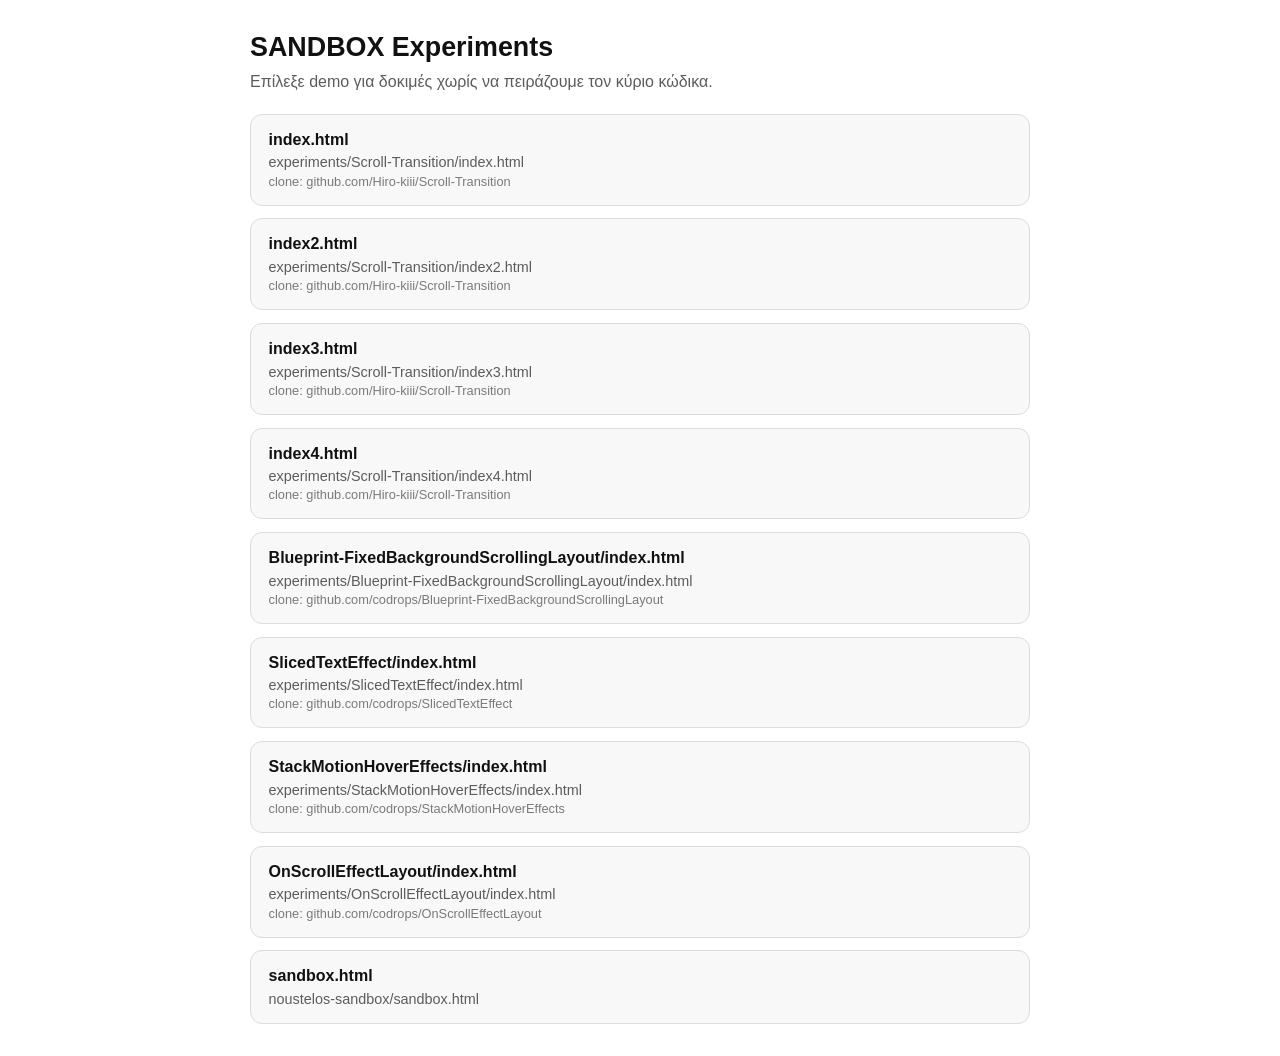
<file: index.html>
<!doctype html>
<html lang="el">
  <head>
    <meta charset="UTF-8" />
    <meta name="viewport" content="width=device-width, initial-scale=1.0" />
    <title>SANDBOX Home</title>
    <style>
      :root {
        --bg: #ffffff;
        --text: #111111;
        --muted: #5c5c5c;
        --line: #dcdcdc;
        --link-bg: #f8f8f8;
        --link-hover: #efefef;
      }

      * {
        box-sizing: border-box;
      }

      html,
      body {
        margin: 0;
        width: 100%;
        min-height: 100%;
      }

      body {
        background: var(--bg);
        color: var(--text);
        font-family: "IBM Plex Sans", "Segoe UI", Arial, sans-serif;
        display: grid;
        place-items: center;
        padding: 2rem;
      }

      .home {
        width: min(780px, 100%);
      }

      h1 {
        margin: 0;
        font-size: clamp(1.3rem, 2.1vw, 1.8rem);
      }

      p {
        margin: 0.65rem 0 1.4rem;
        color: var(--muted);
      }

      .links {
        display: grid;
        gap: 0.8rem;
      }

      a {
        display: block;
        text-decoration: none;
        color: inherit;
        background: var(--link-bg);
        border: 1px solid var(--line);
        border-radius: 12px;
        padding: 1rem 1.1rem;
        transition: background 180ms ease, transform 180ms ease;
      }

      a:hover {
        background: var(--link-hover);
        transform: translateY(-1px);
      }

      .label {
        display: block;
        font-weight: 600;
      }

      .path {
        display: block;
        margin-top: 0.35rem;
        color: var(--muted);
        font-size: 0.9rem;
      }

      .repo {
        display: block;
        margin-top: 0.2rem;
        color: #7a7a7a;
        font-size: 0.8rem;
      }
    </style>
  </head>
  <body>
    <main class="home">
      <h1>SANDBOX Experiments</h1>
      <p>Επίλεξε demo για δοκιμές χωρίς να πειράζουμε τον κύριο κώδικα.</p>

      <section class="links">
        <a href="./experiments/Scroll-Transition/index.html">
          <span class="label">index.html</span>
          <span class="path">experiments/Scroll-Transition/index.html</span>
          <span class="repo">clone: github.com/Hiro-kiii/Scroll-Transition</span>
        </a>

        <a href="./experiments/Scroll-Transition/index2.html">
          <span class="label">index2.html</span>
          <span class="path">experiments/Scroll-Transition/index2.html</span>
          <span class="repo">clone: github.com/Hiro-kiii/Scroll-Transition</span>
        </a>

        <a href="./experiments/Scroll-Transition/index3.html">
          <span class="label">index3.html</span>
          <span class="path">experiments/Scroll-Transition/index3.html</span>
          <span class="repo">clone: github.com/Hiro-kiii/Scroll-Transition</span>
        </a>

        <a href="./experiments/Scroll-Transition/index4.html">
          <span class="label">index4.html</span>
          <span class="path">experiments/Scroll-Transition/index4.html</span>
          <span class="repo">clone: github.com/Hiro-kiii/Scroll-Transition</span>
        </a>

        <a href="./experiments/Blueprint-FixedBackgroundScrollingLayout/index.html">
          <span class="label">Blueprint-FixedBackgroundScrollingLayout/index.html</span>
          <span class="path">experiments/Blueprint-FixedBackgroundScrollingLayout/index.html</span>
          <span class="repo">clone: github.com/codrops/Blueprint-FixedBackgroundScrollingLayout</span>
        </a>

        <a href="./experiments/SlicedTextEffect/index.html">
          <span class="label">SlicedTextEffect/index.html</span>
          <span class="path">experiments/SlicedTextEffect/index.html</span>
          <span class="repo">clone: github.com/codrops/SlicedTextEffect</span>
        </a>

        <a href="./experiments/StackMotionHoverEffects/index.html">
          <span class="label">StackMotionHoverEffects/index.html</span>
          <span class="path">experiments/StackMotionHoverEffects/index.html</span>
          <span class="repo">clone: github.com/codrops/StackMotionHoverEffects</span>
        </a>

        <a href="./experiments/OnScrollEffectLayout/index.html">
          <span class="label">OnScrollEffectLayout/index.html</span>
          <span class="path">experiments/OnScrollEffectLayout/index.html</span>
          <span class="repo">clone: github.com/codrops/OnScrollEffectLayout</span>
        </a>

        <a href="./noustelos-sandbox/sandbox.html">
          <span class="label">sandbox.html</span>
          <span class="path">noustelos-sandbox/sandbox.html</span>
        </a>
      </section>
    </main>
  </body>
</html>
</file>
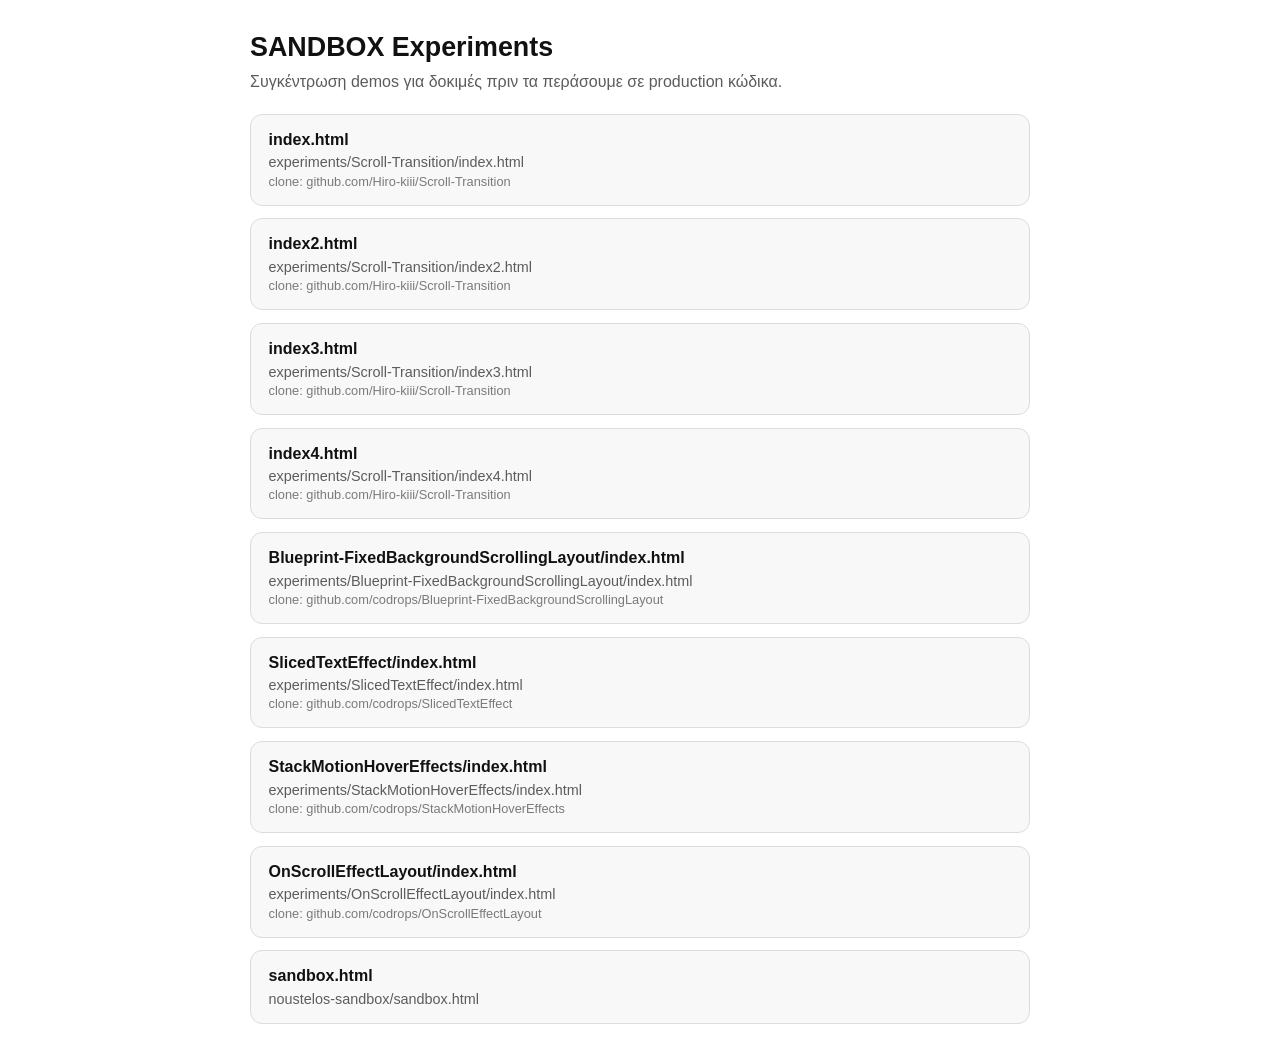
<file: noustelos-sandbox/index.html>
<!doctype html>
<html lang="el">
  <head>
    <meta charset="UTF-8" />
    <meta name="viewport" content="width=device-width, initial-scale=1.0" />
    <title>SANDBOX Experiments</title>
    <style>
      :root {
        --bg: #ffffff;
        --text: #111111;
        --muted: #5c5c5c;
        --line: #dcdcdc;
        --link-bg: #f8f8f8;
        --link-hover: #efefef;
      }

      * {
        box-sizing: border-box;
      }

      html,
      body {
        margin: 0;
        width: 100%;
        min-height: 100%;
      }

      body {
        background: var(--bg);
        color: var(--text);
        font-family: "IBM Plex Sans", "Segoe UI", Arial, sans-serif;
        display: grid;
        place-items: center;
        padding: 2rem;
      }

      .home {
        width: min(780px, 100%);
      }

      h1 {
        margin: 0;
        font-size: clamp(1.3rem, 2.1vw, 1.8rem);
      }

      p {
        margin: 0.65rem 0 1.4rem;
        color: var(--muted);
      }

      .links {
        display: grid;
        gap: 0.8rem;
      }

      a {
        display: block;
        text-decoration: none;
        color: inherit;
        background: var(--link-bg);
        border: 1px solid var(--line);
        border-radius: 12px;
        padding: 1rem 1.1rem;
        transition: background 180ms ease, transform 180ms ease;
      }

      a:hover {
        background: var(--link-hover);
        transform: translateY(-1px);
      }

      .label {
        display: block;
        font-weight: 600;
      }

      .path {
        display: block;
        margin-top: 0.35rem;
        color: var(--muted);
        font-size: 0.9rem;
      }

      .repo {
        display: block;
        margin-top: 0.2rem;
        color: #7a7a7a;
        font-size: 0.8rem;
      }
    </style>
  </head>
  <body>
    <main class="home">
      <h1>SANDBOX Experiments</h1>
      <p>Συγκέντρωση demos για δοκιμές πριν τα περάσουμε σε production κώδικα.</p>

      <section class="links">
        <a href="../experiments/Scroll-Transition/index.html">
          <span class="label">index.html</span>
          <span class="path">experiments/Scroll-Transition/index.html</span>
          <span class="repo">clone: github.com/Hiro-kiii/Scroll-Transition</span>
        </a>

        <a href="../experiments/Scroll-Transition/index2.html">
          <span class="label">index2.html</span>
          <span class="path">experiments/Scroll-Transition/index2.html</span>
          <span class="repo">clone: github.com/Hiro-kiii/Scroll-Transition</span>
        </a>

        <a href="../experiments/Scroll-Transition/index3.html">
          <span class="label">index3.html</span>
          <span class="path">experiments/Scroll-Transition/index3.html</span>
          <span class="repo">clone: github.com/Hiro-kiii/Scroll-Transition</span>
        </a>

        <a href="../experiments/Scroll-Transition/index4.html">
          <span class="label">index4.html</span>
          <span class="path">experiments/Scroll-Transition/index4.html</span>
          <span class="repo">clone: github.com/Hiro-kiii/Scroll-Transition</span>
        </a>

        <a href="../experiments/Blueprint-FixedBackgroundScrollingLayout/index.html">
          <span class="label">Blueprint-FixedBackgroundScrollingLayout/index.html</span>
          <span class="path">experiments/Blueprint-FixedBackgroundScrollingLayout/index.html</span>
          <span class="repo">clone: github.com/codrops/Blueprint-FixedBackgroundScrollingLayout</span>
        </a>

        <a href="../experiments/SlicedTextEffect/index.html">
          <span class="label">SlicedTextEffect/index.html</span>
          <span class="path">experiments/SlicedTextEffect/index.html</span>
          <span class="repo">clone: github.com/codrops/SlicedTextEffect</span>
        </a>

        <a href="../experiments/StackMotionHoverEffects/index.html">
          <span class="label">StackMotionHoverEffects/index.html</span>
          <span class="path">experiments/StackMotionHoverEffects/index.html</span>
          <span class="repo">clone: github.com/codrops/StackMotionHoverEffects</span>
        </a>

        <a href="../experiments/OnScrollEffectLayout/index.html">
          <span class="label">OnScrollEffectLayout/index.html</span>
          <span class="path">experiments/OnScrollEffectLayout/index.html</span>
          <span class="repo">clone: github.com/codrops/OnScrollEffectLayout</span>
        </a>

        <a href="./sandbox.html">
          <span class="label">sandbox.html</span>
          <span class="path">noustelos-sandbox/sandbox.html</span>
        </a>
      </section>
    </main>
  </body>
</html>
</file>
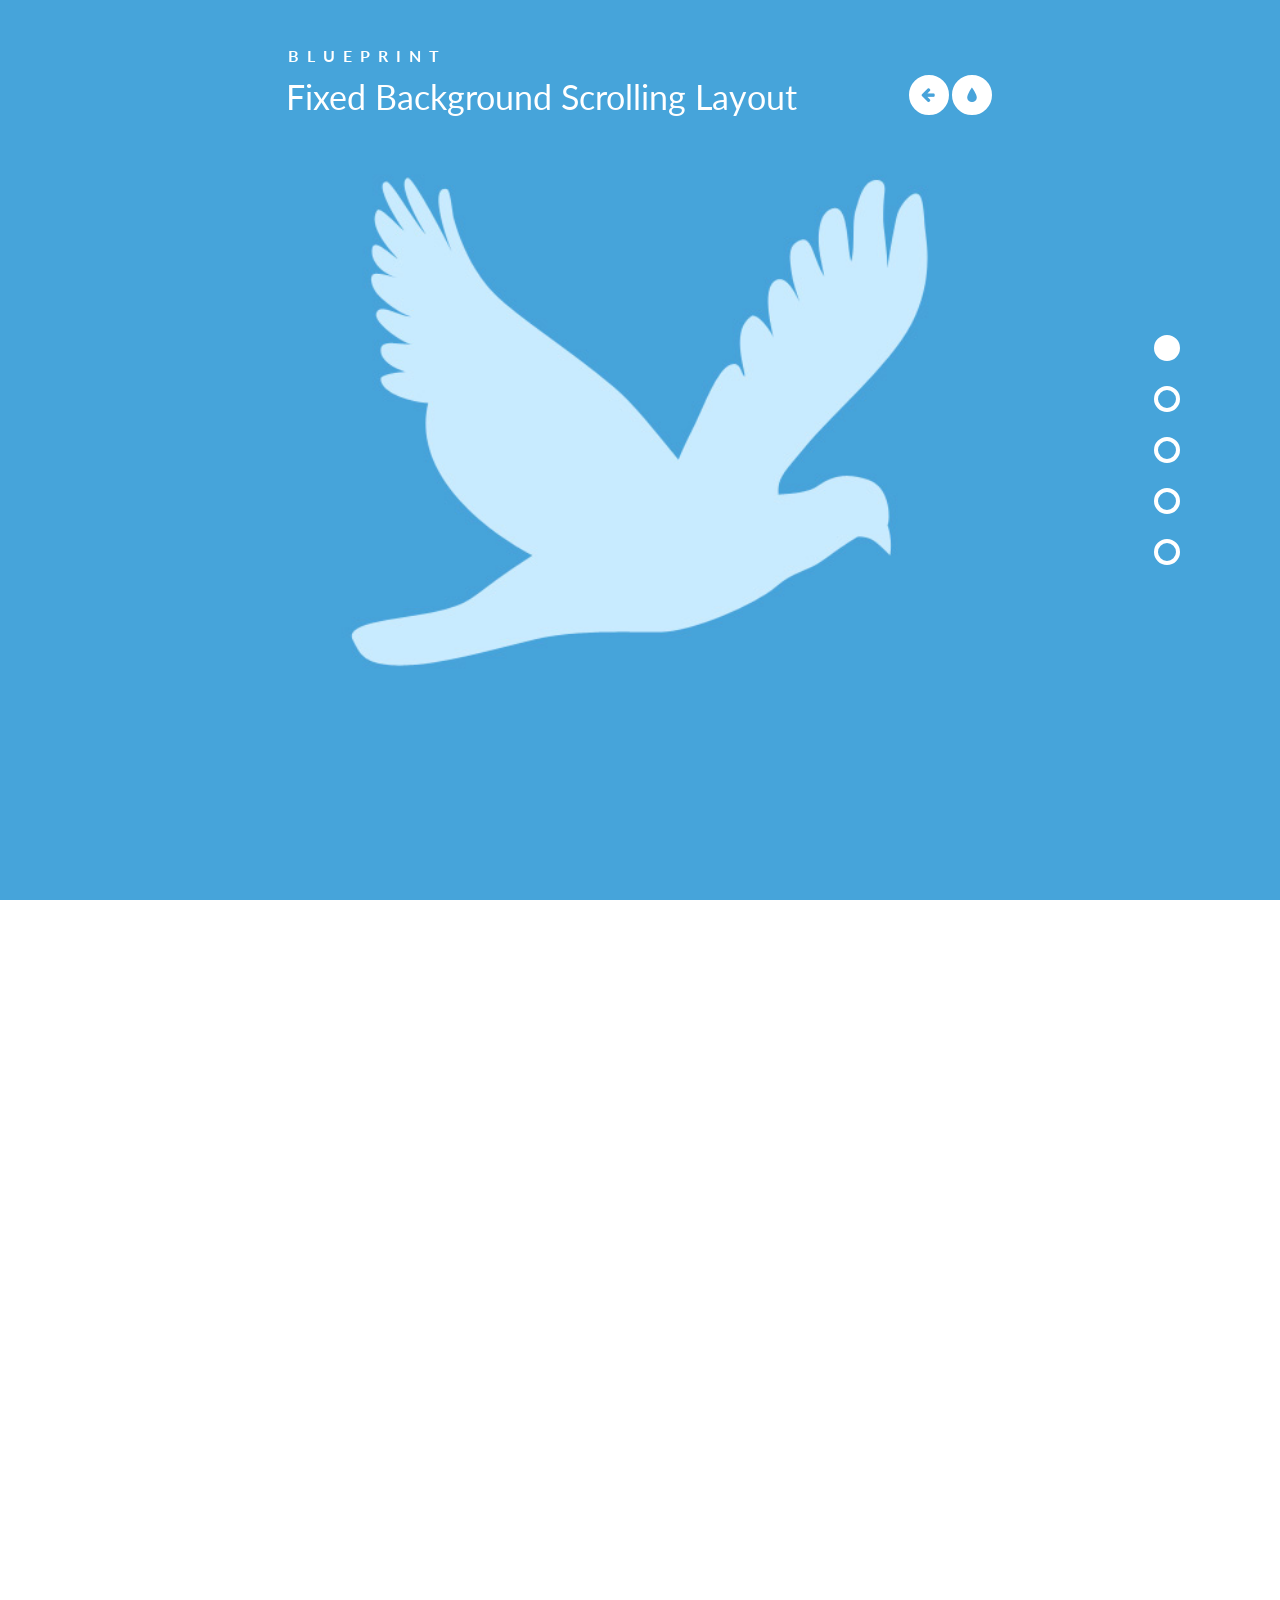
<file: experiments/Blueprint-FixedBackgroundScrollingLayout/index.html>
<!DOCTYPE html>
<html lang="en" class="no-js">
	<head>
		<meta charset="UTF-8" />
		<meta http-equiv="X-UA-Compatible" content="IE=edge,chrome=1"> 
		<meta name="viewport" content="width=device-width, initial-scale=1.0"> 
		<title>Blueprint: Fixed Background Scrolling Layout</title>
		<meta name="description" content="Blueprint: Fixed Background Scrolling Layout" />
		<meta name="keywords" content="background scrolling, fixed background, background-attachment, jquery" />
		<meta name="author" content="Codrops" />
		<link rel="shortcut icon" href="../favicon.ico">
		<link rel="stylesheet" type="text/css" href="css/default.css" />
		<link rel="stylesheet" type="text/css" href="css/component.css" />
		<script src="js/modernizr.custom.js"></script>
	</head>
	<body>
		<div class="container">
			<header class="clearfix">
				<span>Blueprint</span>
				<h1>Fixed Background Scrolling Layout</h1>
				<nav>
					<a href="http://tympanus.net/Blueprints/BackgroundSlideshow/" class="icon-arrow-left" data-info="previous Blueprint">Previous Blueprint</a>
					<a href="http://tympanus.net/codrops/?p=14921" class="icon-drop" data-info="back to the Codrops article">back to the Codrops article</a>
				</nav>
			</header>	
			<div id="cbp-fbscroller" class="cbp-fbscroller">
				<nav>
					<a href="#fbsection1" class="cbp-fbcurrent">Section 1</a>
					<a href="#fbsection2">Section 2</a>
					<a href="#fbsection3">Section 3</a>
					<a href="#fbsection4">Section 4</a>
					<a href="#fbsection5">Section 5</a>
				</nav>
				<section id="fbsection1"></section>
				<section id="fbsection2"></section>
				<section id="fbsection3"></section>
				<section id="fbsection4"></section>
				<section id="fbsection5"></section>
			</div>
		</div>
		<script src="https://ajax.googleapis.com/ajax/libs/jquery/1.9.1/jquery.min.js"></script>
		<!-- jquery.easing by http://gsgd.co.uk/ : http://gsgd.co.uk/sandbox/jquery/easing/ -->
		<script src="js/jquery.easing.min.js"></script>
		<!-- waypoints jQuery plugin by http://imakewebthings.com/ : http://imakewebthings.com/jquery-waypoints/ -->
		<script src="js/waypoints.min.js"></script>
		<!-- jquery-smartresize by @louis_remi : https://github.com/louisremi/jquery-smartresize -->
		<script src="js/jquery.debouncedresize.js"></script>
		<script src="js/cbpFixedScrollLayout.min.js"></script>
		<script>
			$(function() {
				cbpFixedScrollLayout.init();
			});
		</script>
	</body>
</html>
</file>
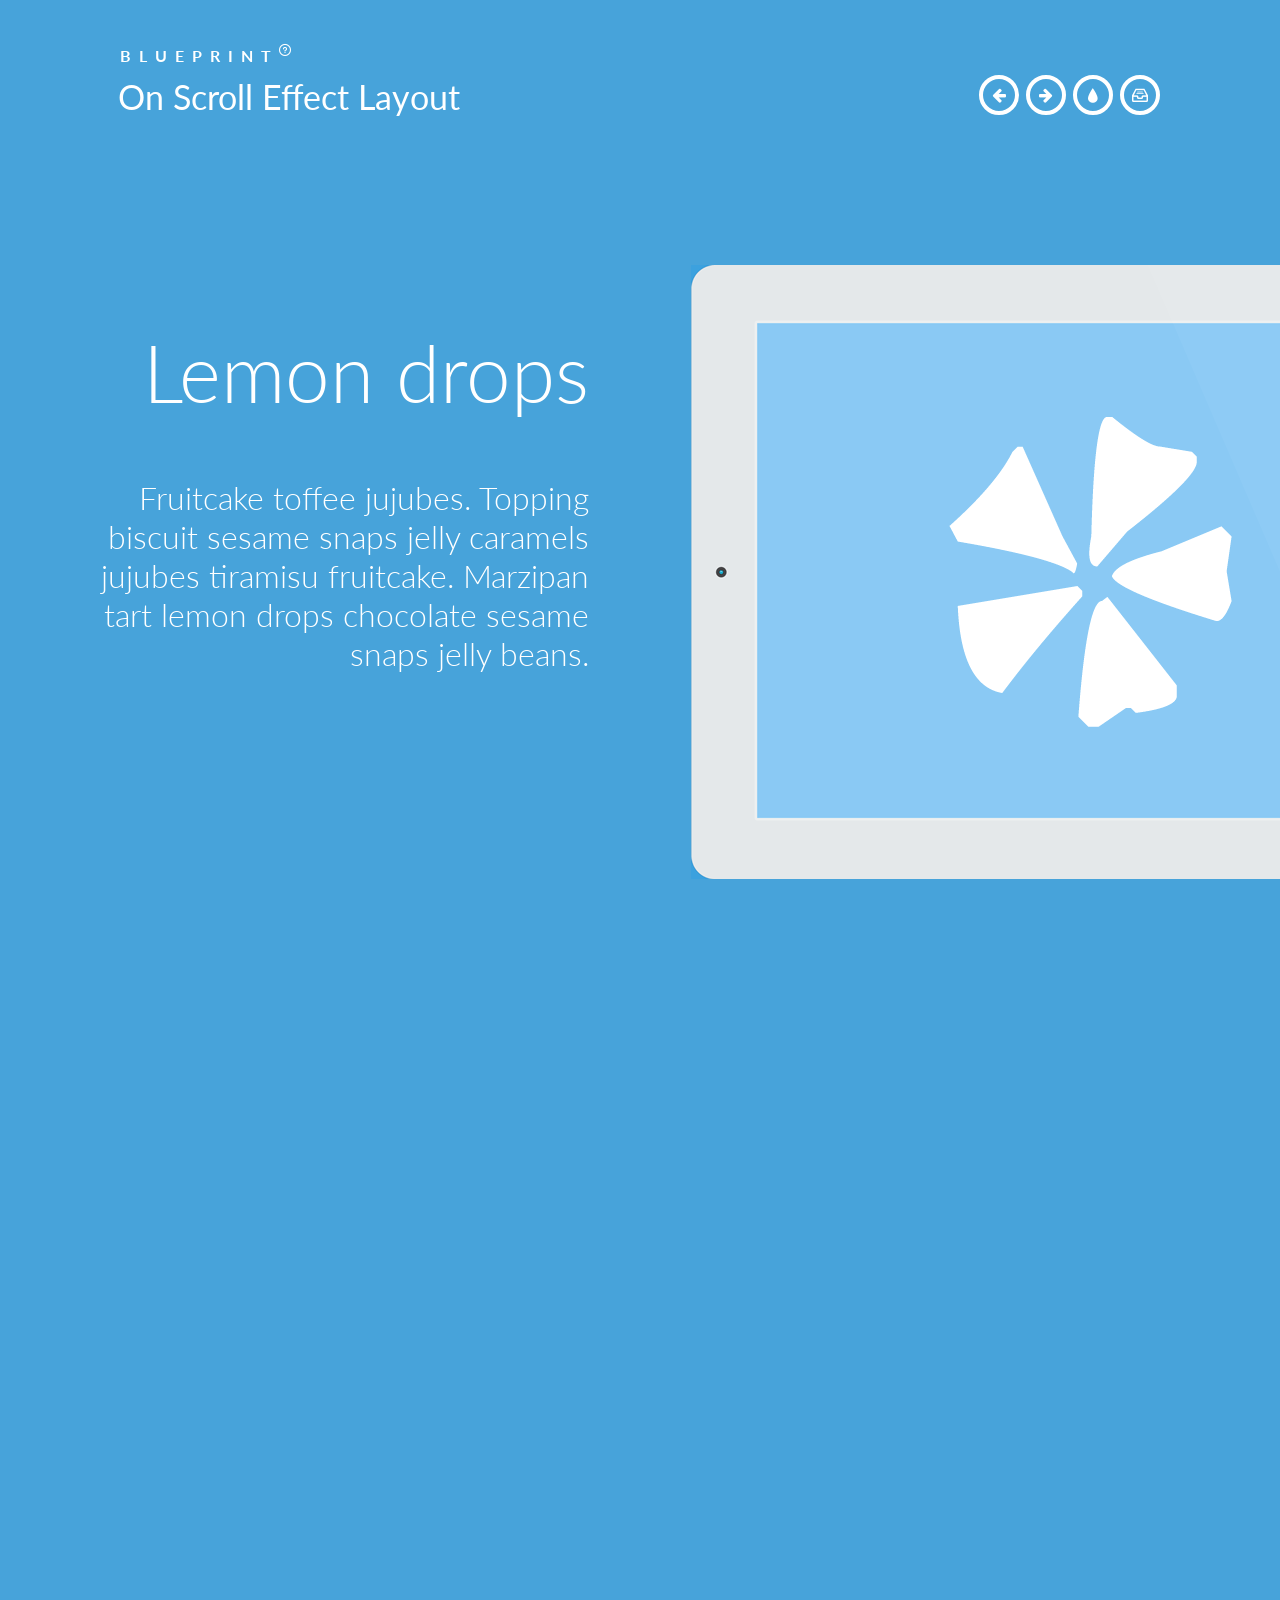
<file: experiments/OnScrollEffectLayout/index.html>
<!DOCTYPE html>
<html lang="en" class="no-js">
	<head>
		<meta charset="UTF-8" />
		<meta http-equiv="X-UA-Compatible" content="IE=edge,chrome=1"> 
		<meta name="viewport" content="width=device-width, initial-scale=1.0"> 
		<title>Blueprint: On Scroll Effect Layout</title>
		<meta name="description" content="Blueprint: On Scroll Effect Layout" />
		<meta name="keywords" content="on scroll, effect, slide in, layout, template, transition, javascript" />
		<meta name="author" content="Codrops" />
		<link rel="shortcut icon" href="../favicon.ico">
		<link rel="stylesheet" type="text/css" href="css/demo.css" />
		<link rel="stylesheet" type="text/css" href="css/component.css" />
		<script src="js/modernizr.custom.js"></script>
	</head>
	<body>
		<div class="container">
			<header class="clearfix">
				<span>Blueprint <span class="bp-icon bp-icon-about" data-content="The Blueprints are a collection of basic and minimal website concepts, components, plugins and layouts with minimal style for easy adaption and usage, or simply for inspiration."></span></span>
				<h1>On Scroll Effect Layout</h1>
				<nav>
					<a href="http://tympanus.net/Blueprints/ResponsiveIconGrid/" class="bp-icon bp-icon-prev" data-info="previous Blueprint"><span>Previous Blueprint</span></a>
					<a href="" class="bp-icon bp-icon-next" data-info="next Blueprint"><span>Next Blueprint</span></a>
					<a href="http://tympanus.net/codrops/?p=15962" class="bp-icon bp-icon-drop" data-info="back to the Codrops article"><span>back to the Codrops article</span></a>
					<a href="http://tympanus.net/codrops/category/blueprints/" class="bp-icon bp-icon-archive" data-info="Blueprints archive"><span>Go to the archive</span></a>
				</nav>
			</header>	
			<div id="cbp-so-scroller" class="cbp-so-scroller">
				<section class="cbp-so-section">
					<article class="cbp-so-side cbp-so-side-left">
						<h2>Lemon drops</h2>
						<p>Fruitcake toffee jujubes. Topping biscuit sesame snaps jelly caramels jujubes tiramisu fruitcake. Marzipan tart lemon drops chocolate sesame snaps jelly beans.</p>
					</article>
					<figure class="cbp-so-side cbp-so-side-right">
						<img src="images/1.png" alt="img01">
					</figure>
				</section>
				<section class="cbp-so-section">
					<figure class="cbp-so-side cbp-so-side-left">
						<img src="images/2.png" alt="img01">
					</figure>
					<article class="cbp-so-side cbp-so-side-right">
						<h2>Plum caramels</h2>
						<p>Lollipop powder danish sugar plum caramels liquorice sweet cookie. Gummi bears caramels gummi bears candy canes cheesecake sweet roll icing dragée. Gummies jelly-o tart. Cheesecake unerdwear.com candy canes apple pie halvah chocolate tiramisu.</p>
					</article>
				</section>
				<section class="cbp-so-section">
					<article class="cbp-so-side cbp-so-side-left">
						<h2>Marzipan gingerbread</h2>
						<p>Soufflé bonbon jelly cotton candy liquorice dessert jelly bear claw candy canes. Pudding halvah bonbon marzipan powder. Marzipan gingerbread sweet jelly.</p>
					</article>
					<figure class="cbp-so-side cbp-so-side-right">
						<img src="images/3.png" alt="img01">
					</figure>
				</section>
				<section class="cbp-so-section">
					<figure class="cbp-so-side cbp-so-side-left">
						<img src="images/4.png" alt="img01">
					</figure>
					<article class="cbp-so-side cbp-so-side-right">
						<h2>Carrot cake</h2>
						<p>Sesame snaps sweet wafer danish. Chupa chups carrot cake icing donut halvah bonbon. Chocolate cake candy marshmallow pudding dessert marzipan jujubes sugar plum.</p>
					</article>
				</section>
				<section class="cbp-so-section">
					<article class="cbp-so-side cbp-so-side-left">
						<h2>Pudding lollipop</h2>
						<p>Chupa chups pudding lollipop gummi bears gummies cupcake pie. Cookie cotton candy caramels. Oat cake dessert applicake. Sweet roll tiramisu sweet roll sweet roll.</p>
					</article>
					<figure class="cbp-so-side cbp-so-side-right">
						<img src="images/5.png" alt="img01">
					</figure>
				</section>
				<section class="cbp-so-section">
					<figure class="cbp-so-side cbp-so-side-left">
						<img src="images/6.png" alt="img01">
					</figure>
					<article class="cbp-so-side cbp-so-side-right">
						<h2>Soufflé bonbon</h2>
						<p>Cake cotton candy lollipop. Cake croissant cheesecake candy sugar plum icing apple pie wafer. Pie sugar plum tiramisu tiramisu pie fruitcake candy icing. Candy icing gummies gummies cheesecake brownie lemon drops chocolate gingerbread.</p>
					</article>
				</section>
			</div>
		</div>
		<script src="js/classie.js"></script>
		<script src="js/cbpScroller.js"></script>
		<script>
			new cbpScroller( document.getElementById( 'cbp-so-scroller' ) );
		</script>
	</body>
</html>
</file>
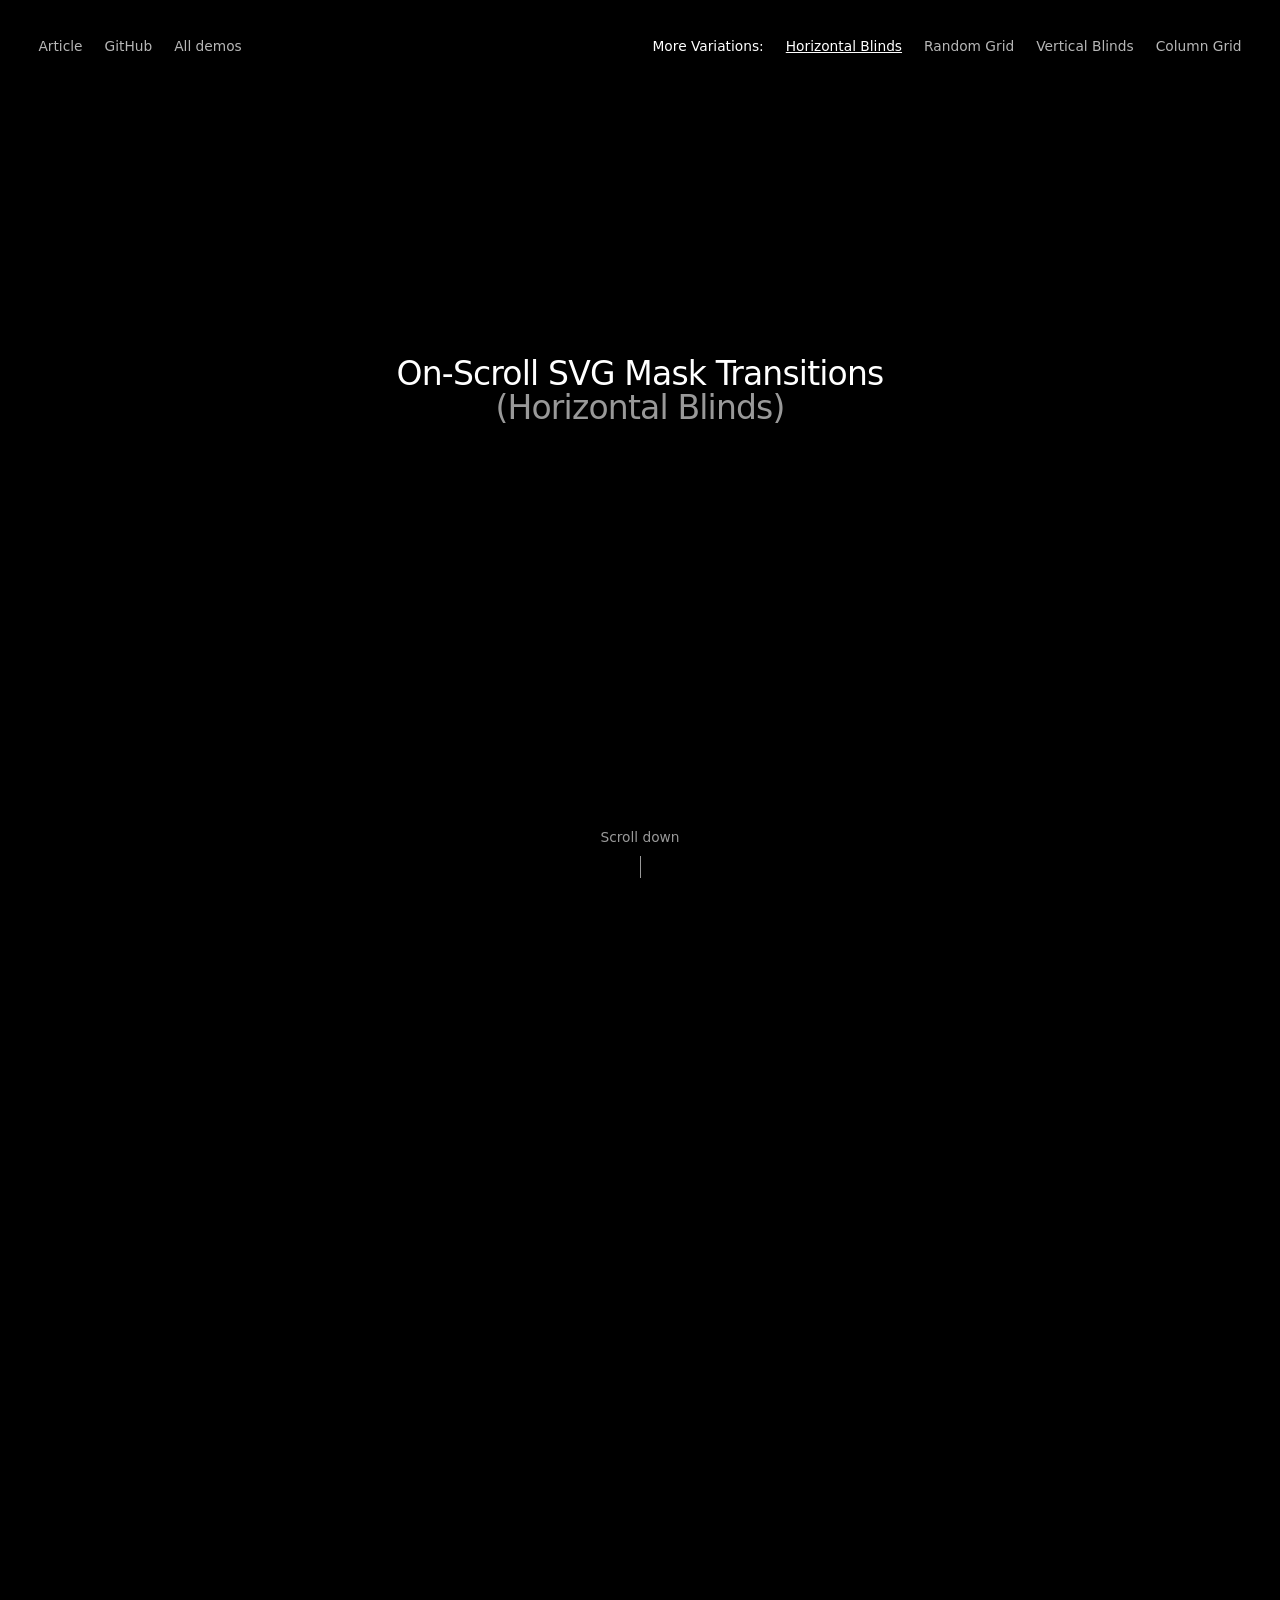
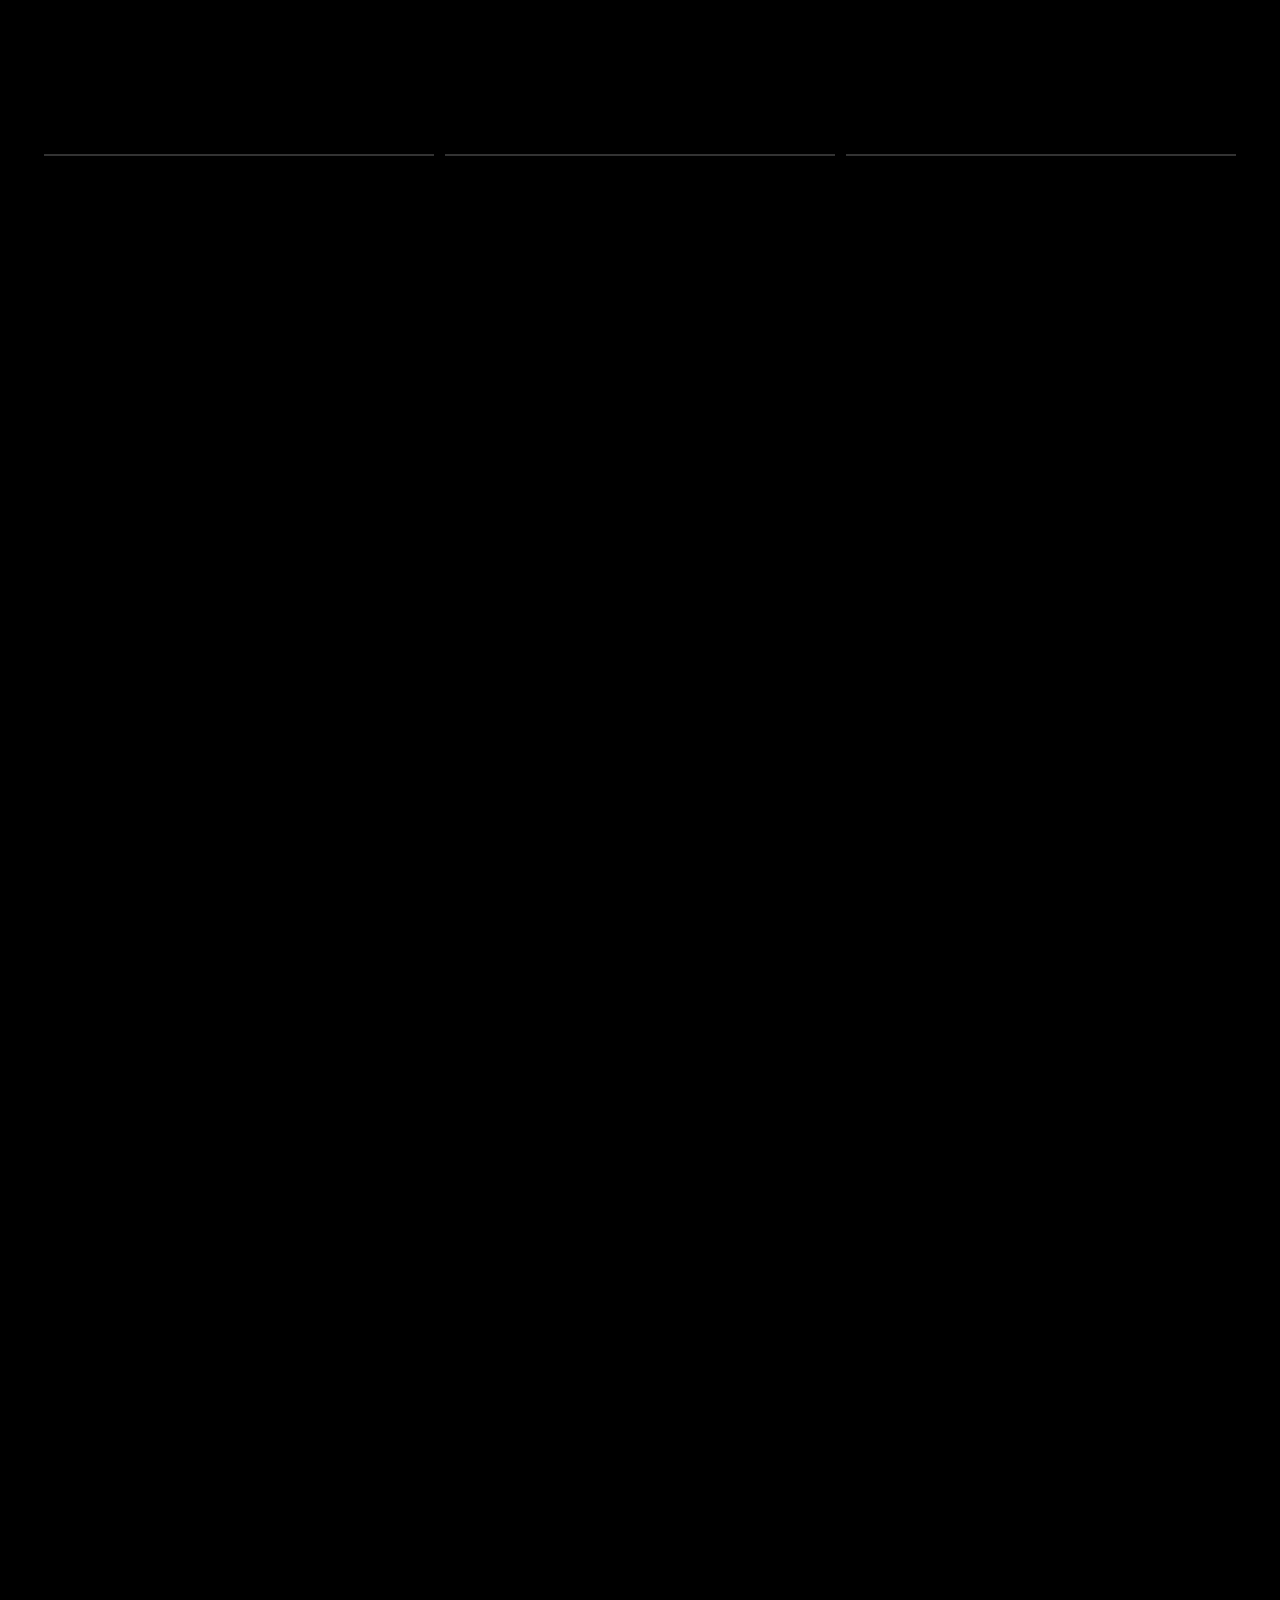
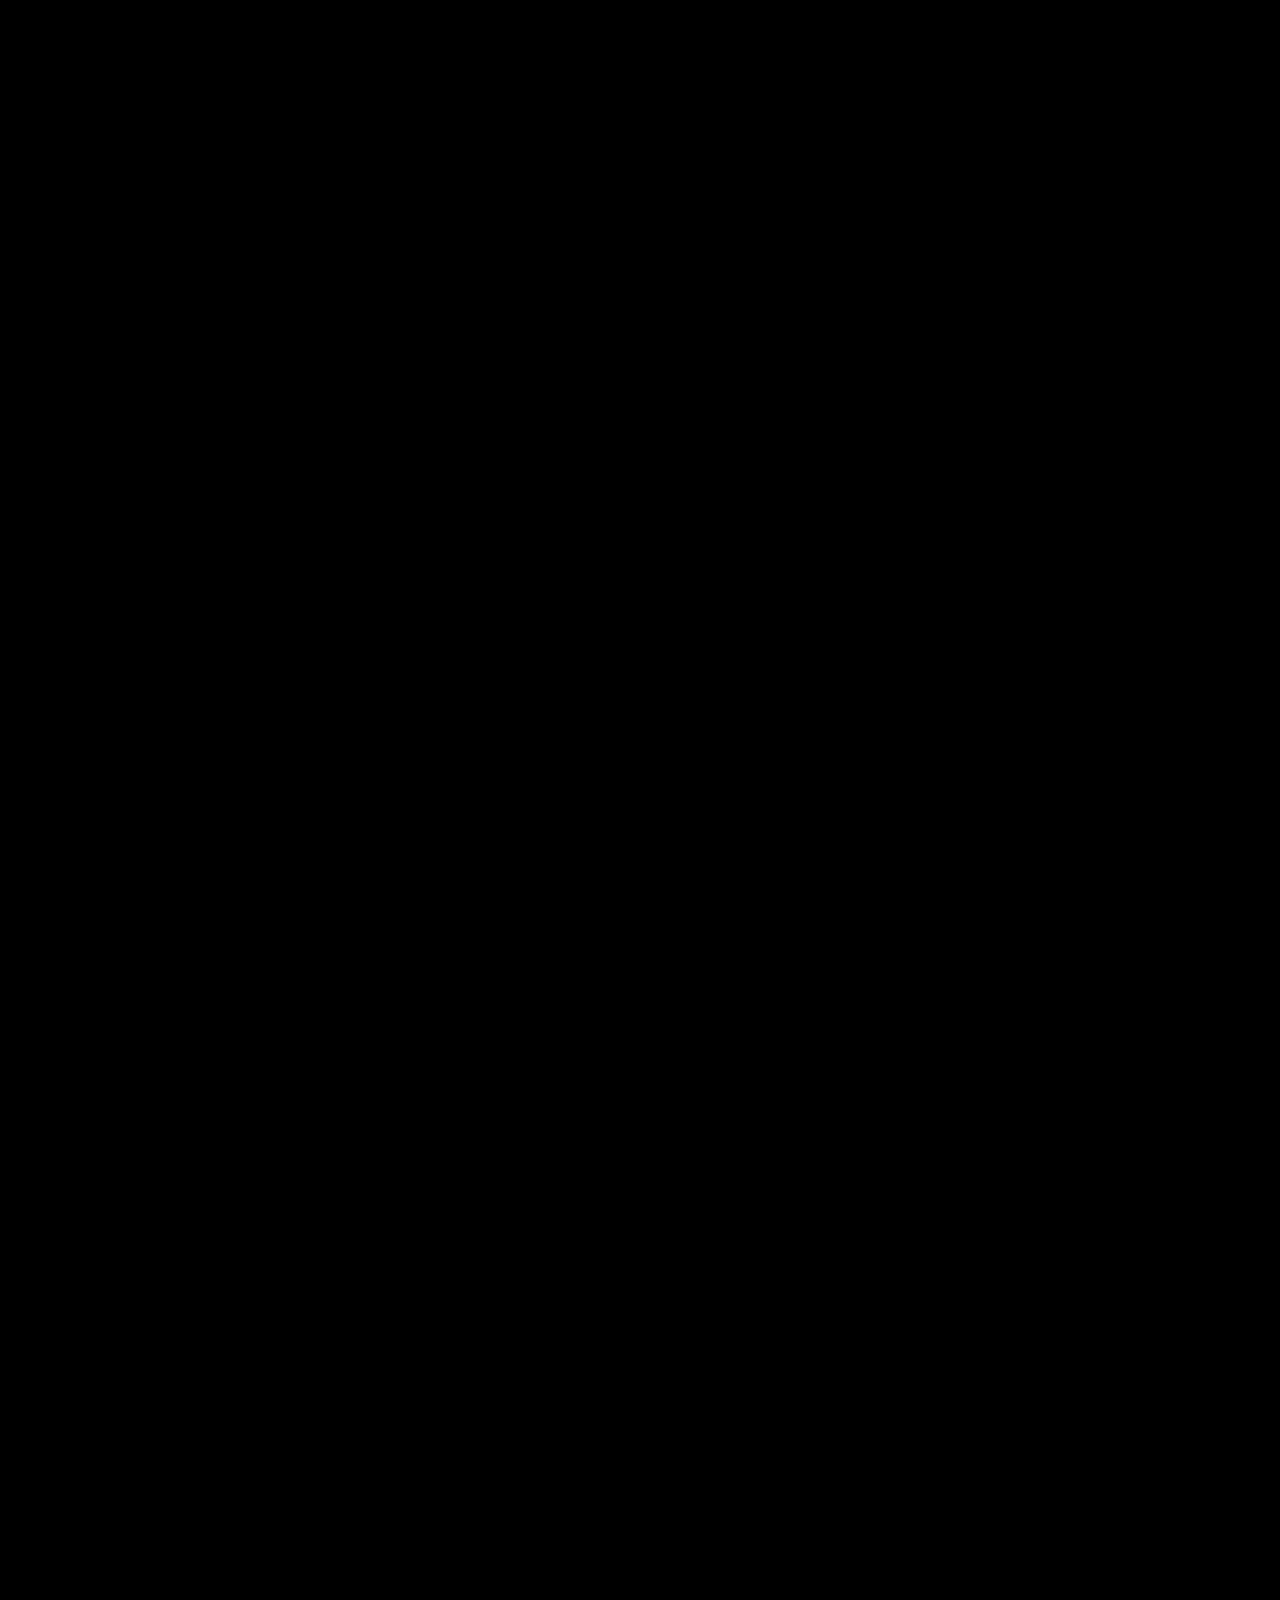
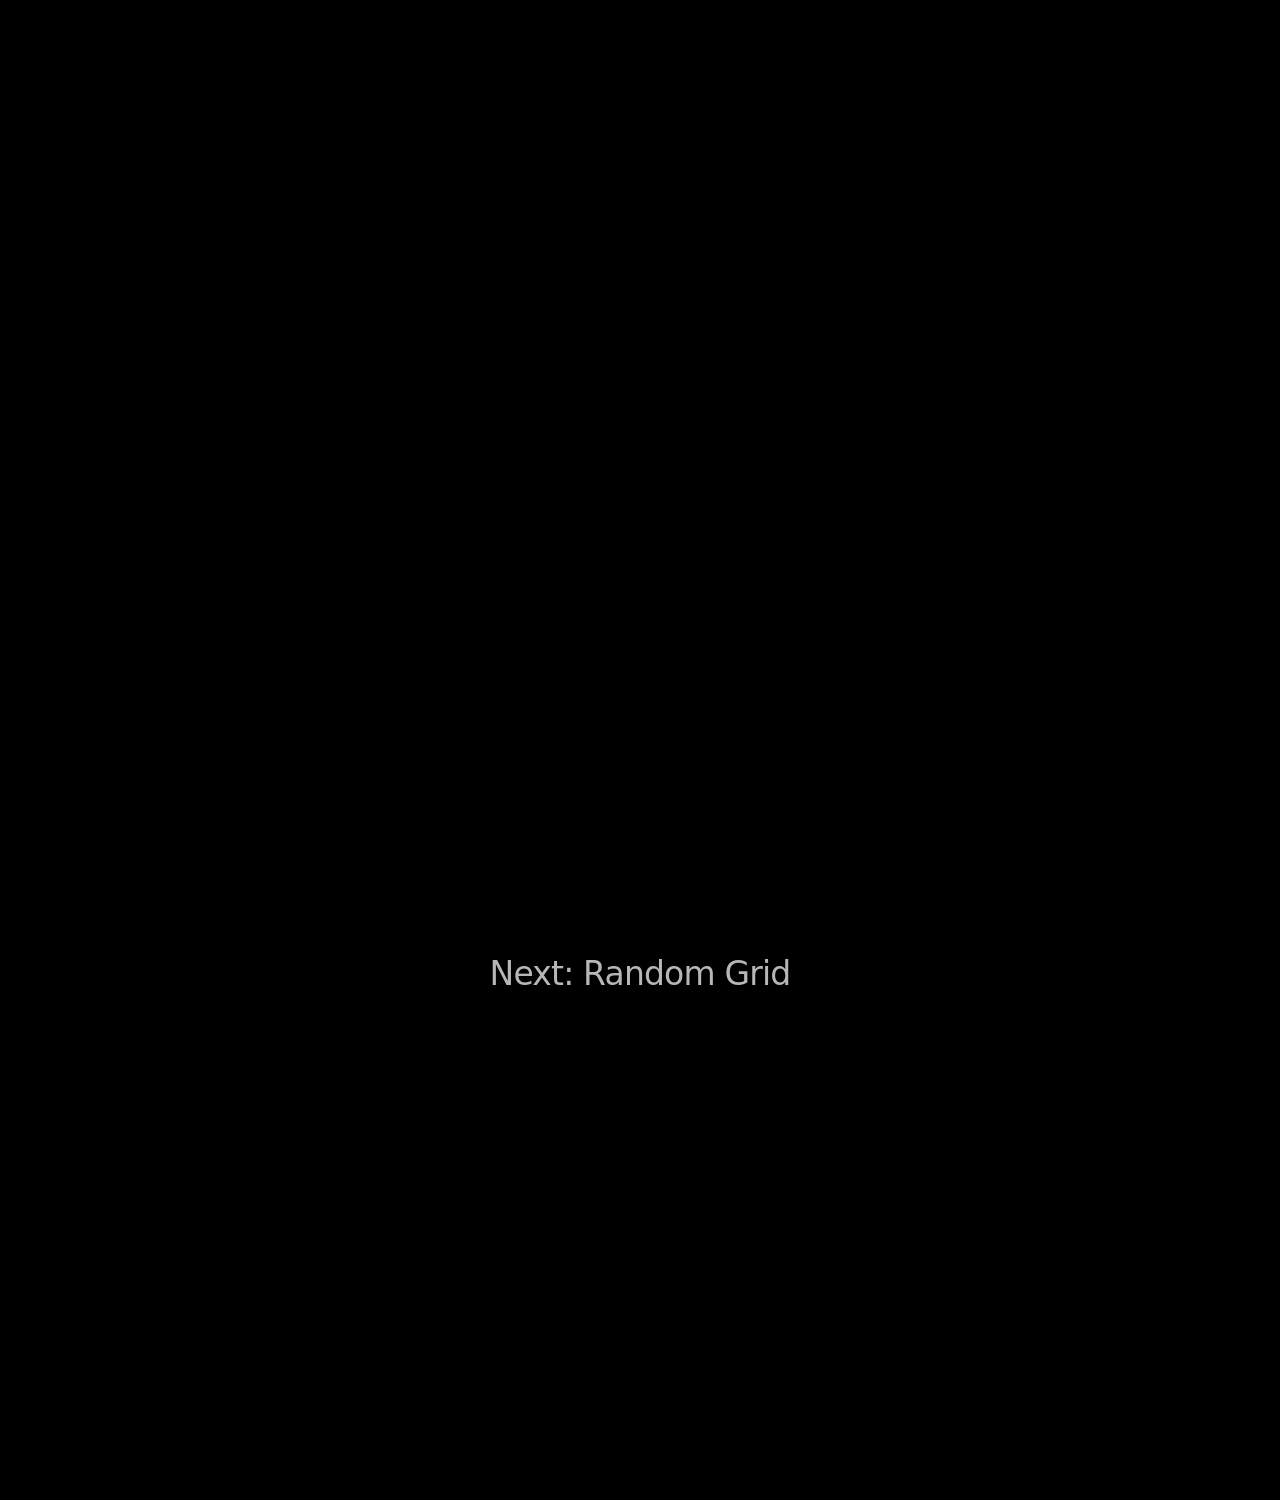
<file: experiments/Scroll-Transition/index.html>
<!doctype html>
<html lang="ja">

<head>
  <meta charset="UTF-8">
  <meta name="viewport" content="width=device-width, initial-scale=1">
  <title>01-Horizontal-Blinds</title>
  <link rel="stylesheet" href="css/style.css">
</head>

<body>
  <header class="frame">
    <a class="frame__back" href="https://tympanus.net/codrops/?p=111094">Article</a>
    <a class="frame__archive" href="https://tympanus.net/codrops/hub/">All demos</a>
    <a class="frame__github" href="https://github.com/Hiro-kiii/Scroll-Transition/">GitHub</a>
    <nav class="frame__demos">
      <span>More Variations: </span>
      <a href="index.html" class="current">Horizontal Blinds</a>
      <a href="index2.html">Random Grid</a>
      <a href="index3.html">Vertical Blinds</a>
      <a href="index4.html">Column Grid</a>
    </nav>
  </header>
  <div class="spacer">
    <h1>On-Scroll SVG Mask Transitions<br><span>(Horizontal Blinds)</span></h1>
    <span class="info">Scroll down</span>
  </div>
  <section class="stage">
    <div class="layers">
      <svg class="layer" viewBox="0 0 100 100" preserveAspectRatio="none">
        <defs>
          <mask id="mask1" maskUnits="userSpaceOnUse">
            <rect x="0" y="0" width="100" height="100" fill="black" />
            <g id="blinds1"></g>
          </mask>
        </defs>
        <image href="img/1.webp"
               x="0" y="0" width="100" height="100"
               preserveAspectRatio="xMidYMid slice"
               mask="url(#mask1)" />
      </svg>
      <svg class="layer" viewBox="0 0 100 100" preserveAspectRatio="none">
        <defs>
          <mask id="mask2" maskUnits="userSpaceOnUse">
            <rect x="0" y="0" width="100" height="100" fill="black" />
            <g id="blinds2"></g>
          </mask>
        </defs>
        <image href="img/2.webp"
               x="0" y="0" width="100" height="100"
               preserveAspectRatio="xMidYMid slice"
               mask="url(#mask2)" />
      </svg>
      <svg class="layer" viewBox="0 0 100 100" preserveAspectRatio="none">
        <defs>
          <mask id="mask3" maskUnits="userSpaceOnUse">
            <rect x="0" y="0" width="100" height="100" fill="black" />
            <g id="blinds3"></g>
          </mask>
        </defs>
        <image href="img/3.webp"
               x="0" y="0" width="100" height="100"
               preserveAspectRatio="xMidYMid slice"
               mask="url(#mask3)" />
      </svg>
      <div class="progress-bar">
        <div class="segment">
          <div class="fill"></div>
        </div>
        <div class="segment">
          <div class="fill"></div>
        </div>
        <div class="segment">
          <div class="fill"></div>
        </div>
      </div>
      <div class="texts">
        <div class="txt">
          <h1>FIRST<br>
            IMAGE</h1>
          <h2>Section transition</h2>
          <span>画像を複数の横長の矩形でマスクし、スクロールに連動して矩形が順番に開くことで、次の画像へ滑らかに切り替わるトランジションです。</span>
        </div>
        <div class="txt">
          <h1>SECOND<br>
            IMAGE</h1>
          <h2>Section transition</h2>
          <span>画像を複数の横長の矩形でマスクし、スクロールに連動して矩形が順番に開くことで、次の画像へ滑らかに切り替わるトランジションです。</span>
        </div>
        <div class="txt">
          <h1>THIRD<br>
            IMAGE</h1>
          <h2>Section transition</h2>
          <span>画像を複数の横長の矩形でマスクし、スクロールに連動して矩形が順番に開くことで、次の画像へ滑らかに切り替わるトランジションです。</span>
        </div>
      </div>
    </div>
  </section>
  <div class="spacer">
    <h1><a href="index2.html">Next: Random Grid</a></h1>
  </div>
  <script src="js/gsap.min.js"></script>
  <script src="js/ScrollTrigger.min.js"></script>
  <script src="js/lenis.min.js"></script>
  <script src="js/script.js" defer></script>
</body>

</html>
</file>
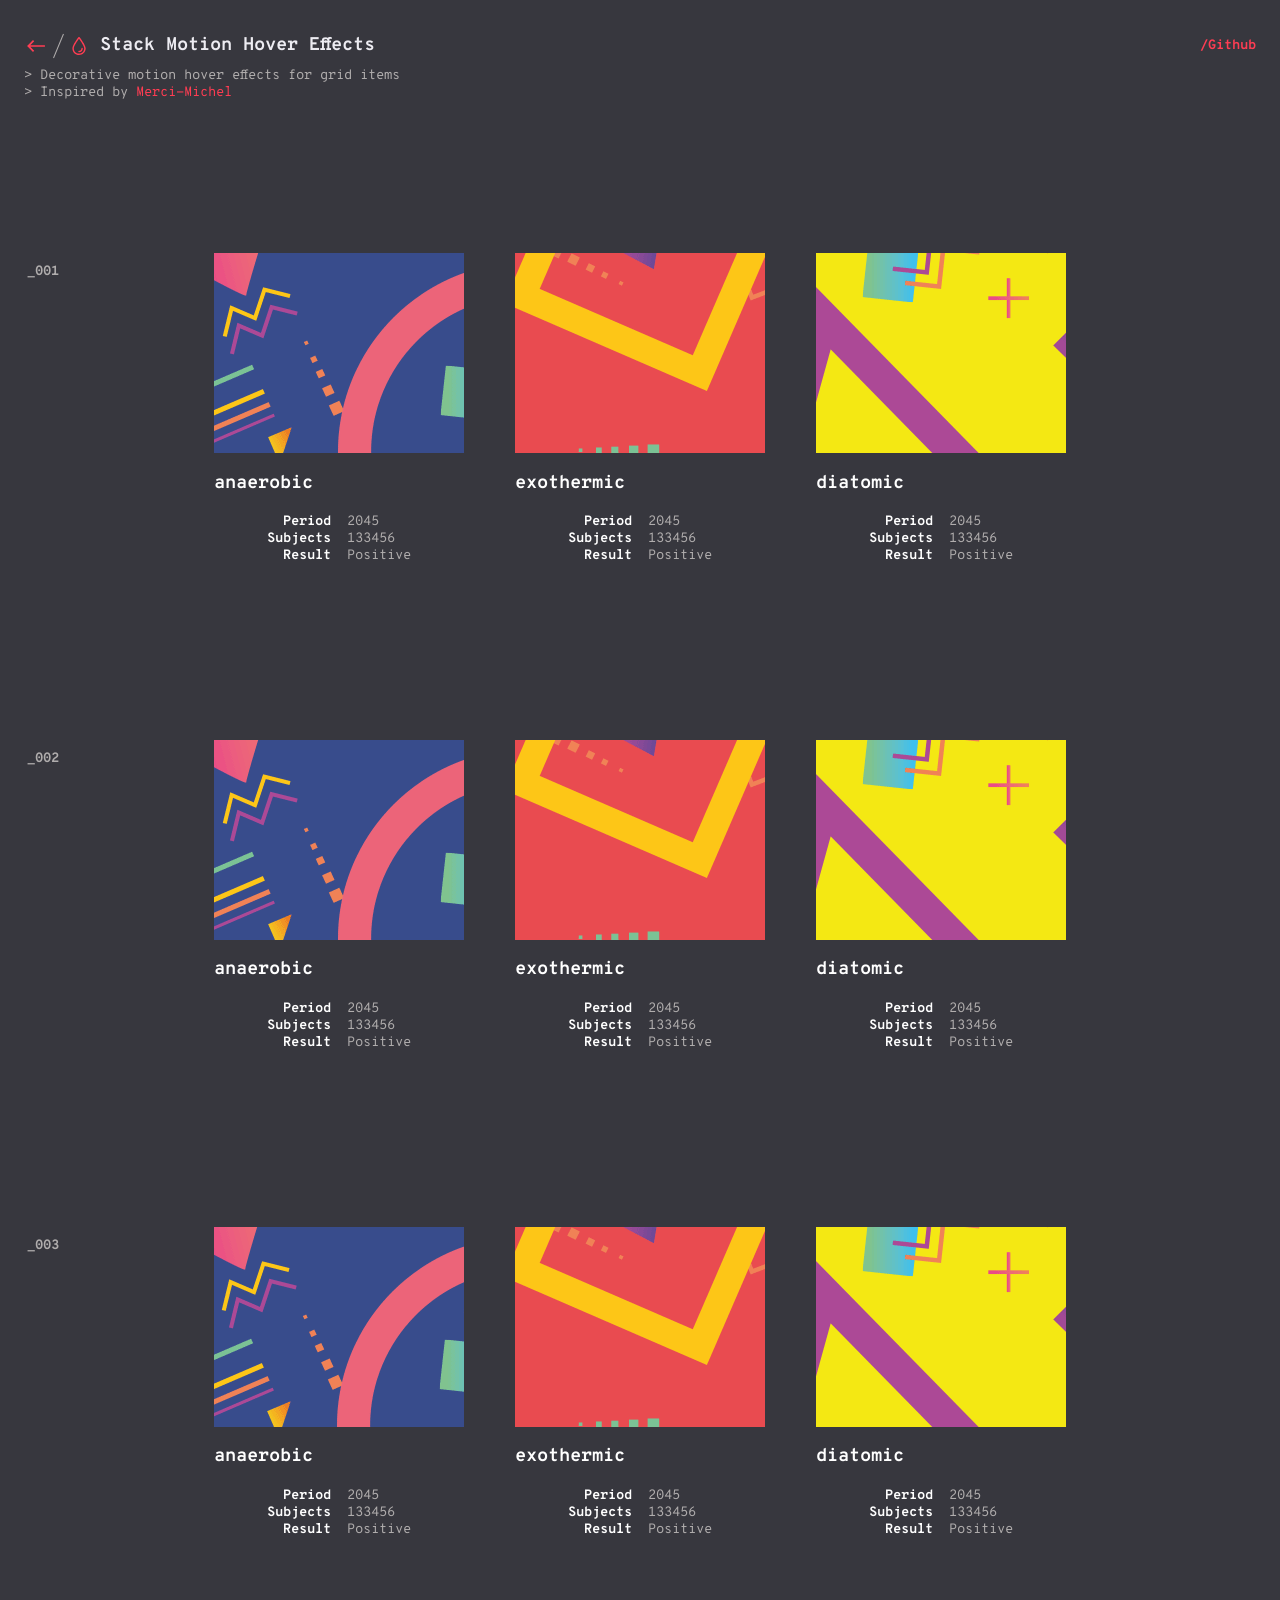
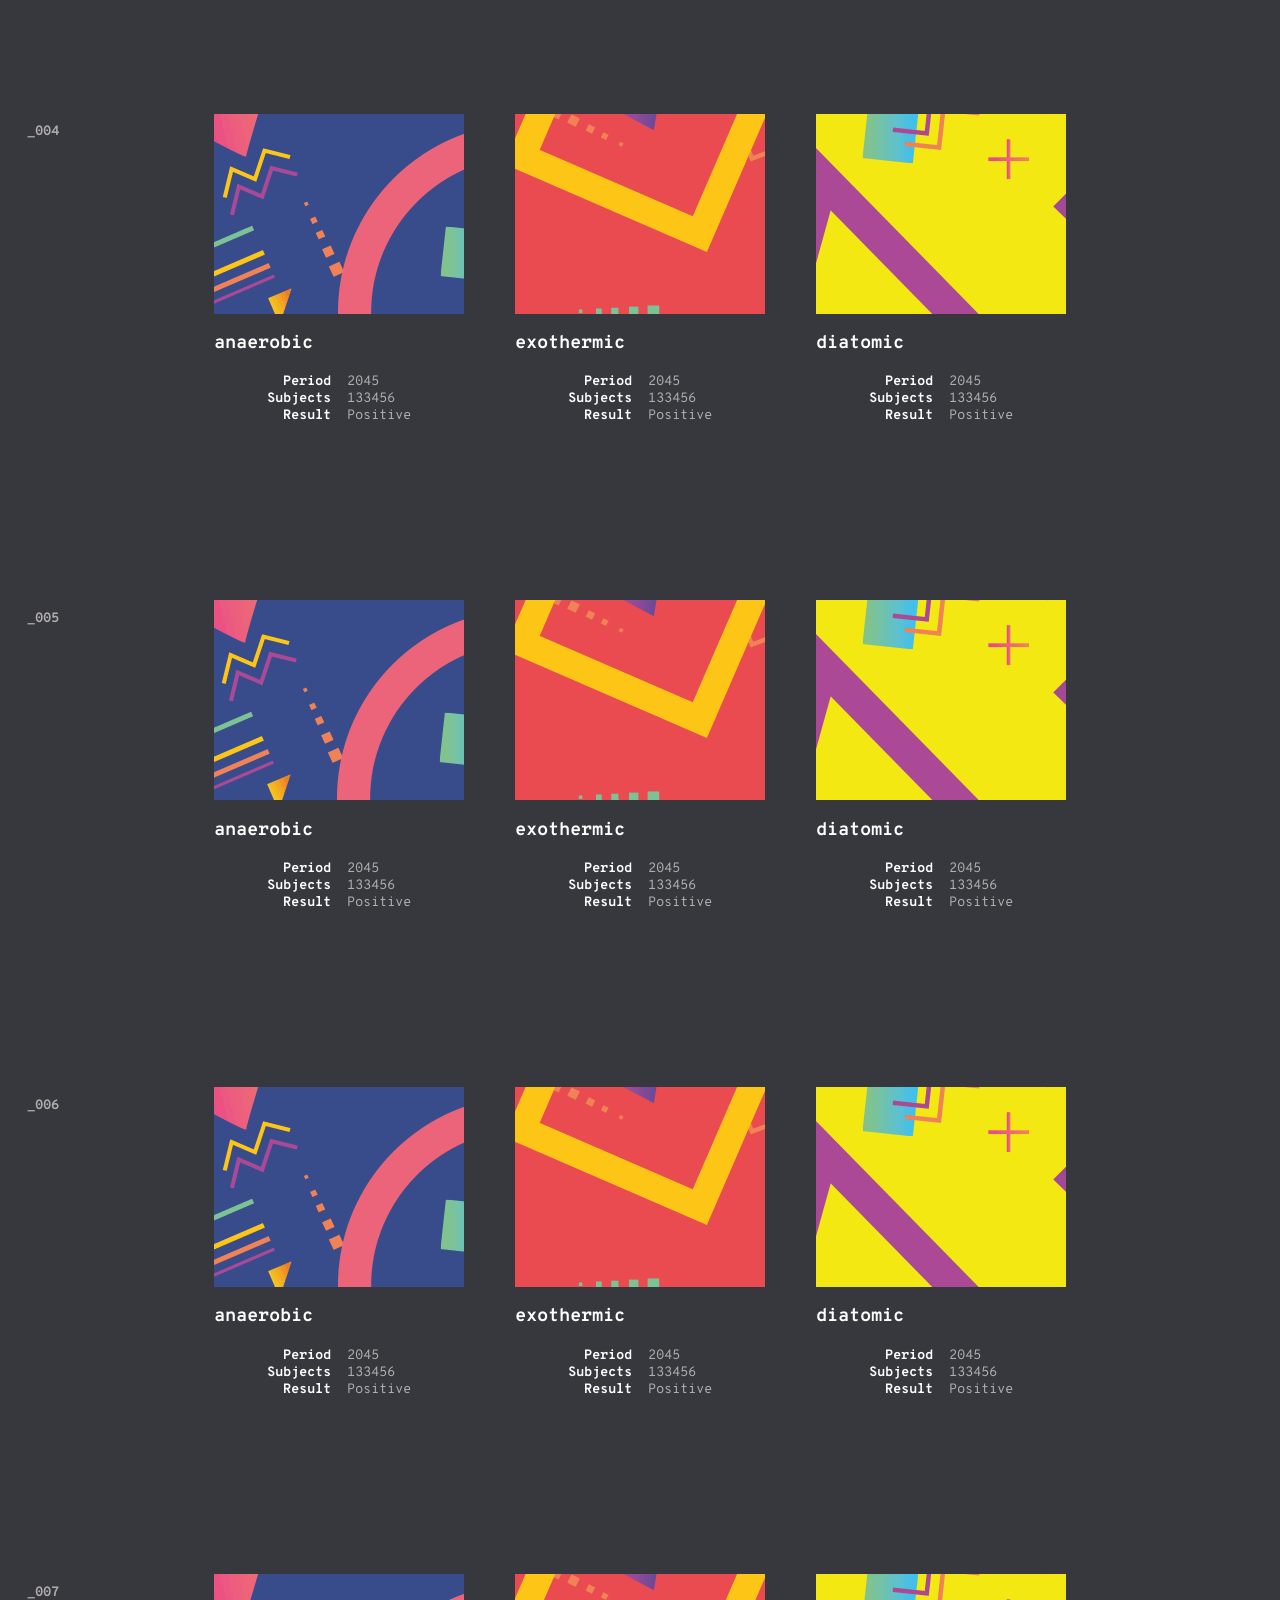
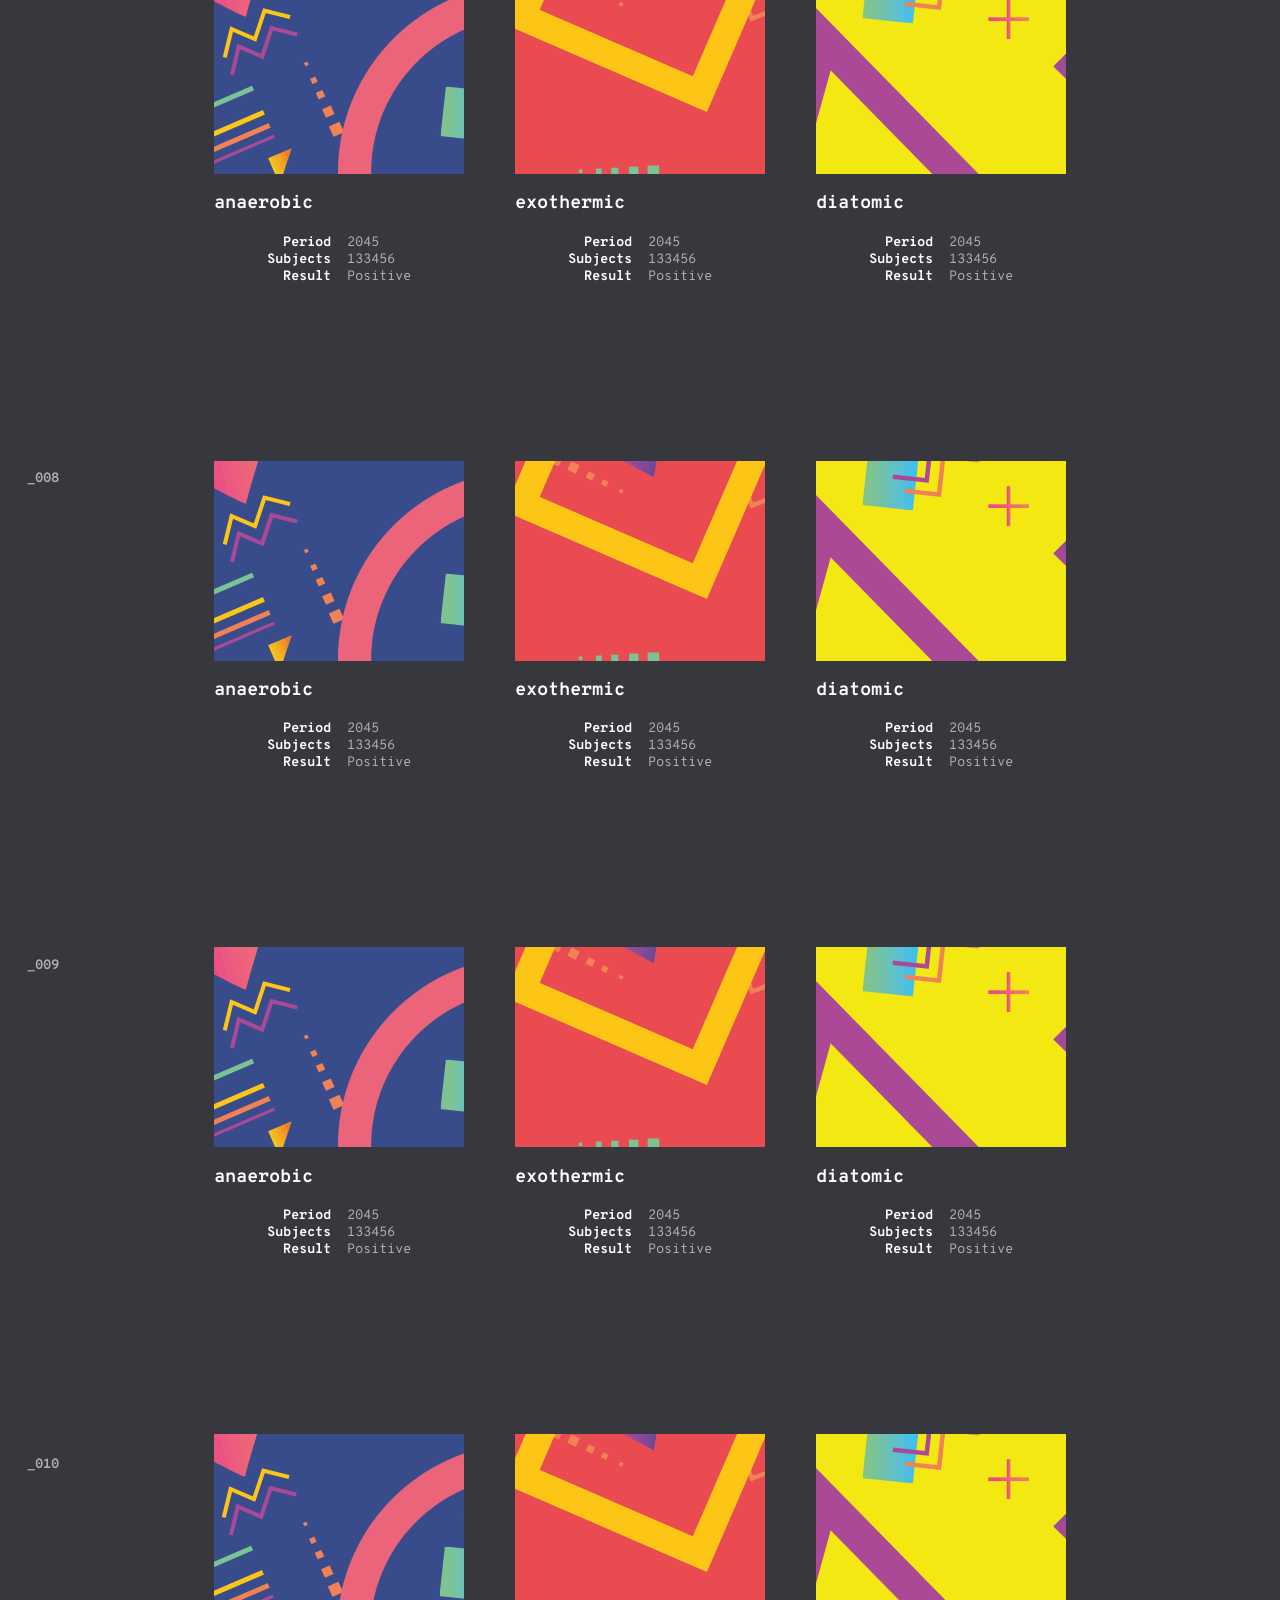
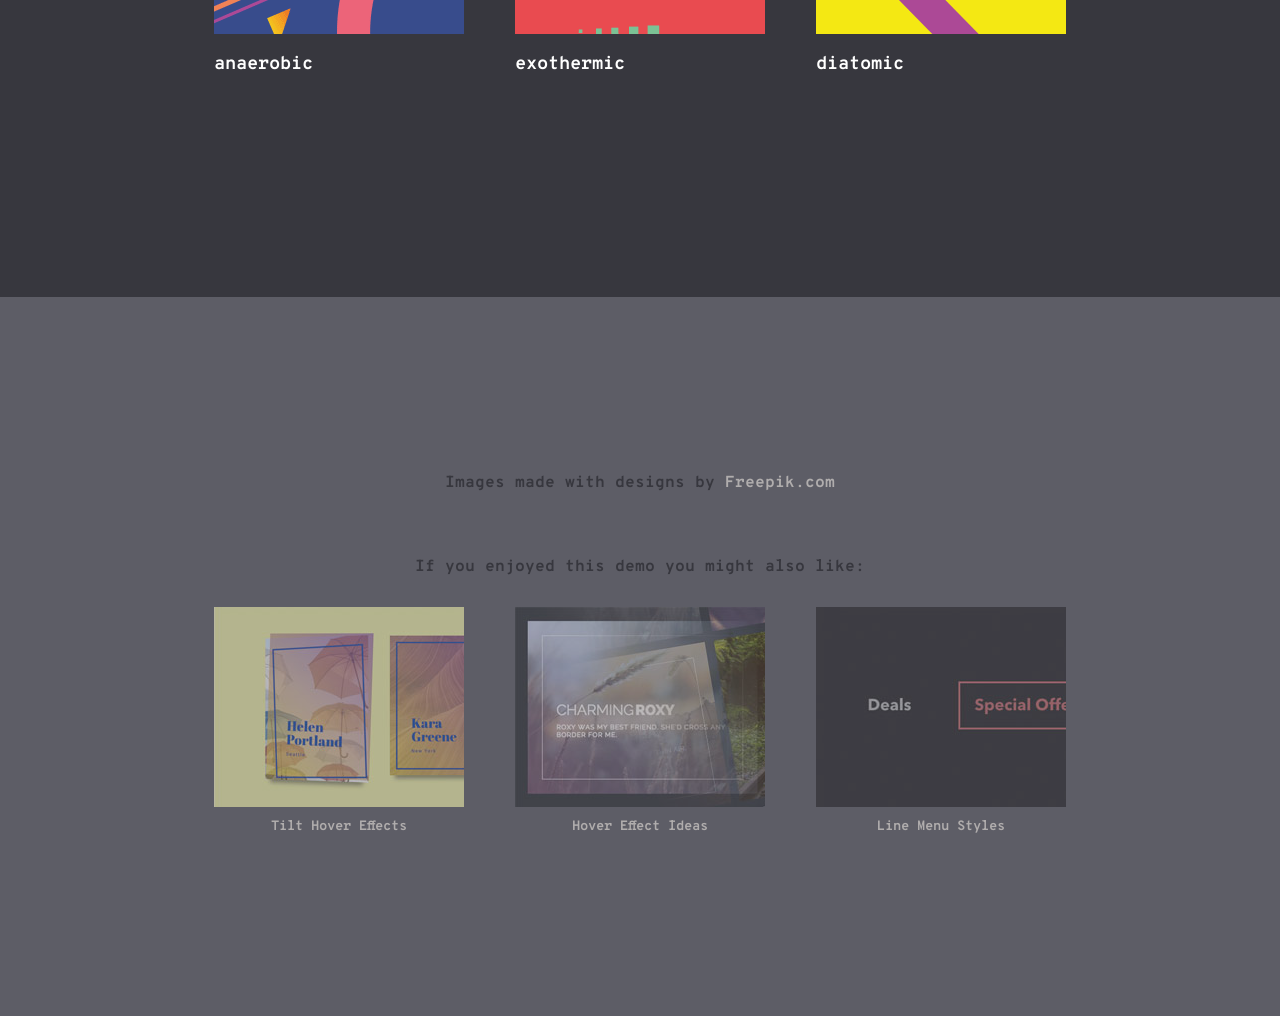
<file: experiments/StackMotionHoverEffects/index.html>
<!DOCTYPE html>
<html lang="en" class="no-js">
	<head>
		<meta charset="UTF-8" />
		<meta name="viewport" content="width=device-width, initial-scale=1">
		<title>Stack Motion Hover Effects | Codrops</title>
		<meta name="description" content="Item hover effects that reveal a colored stack behind the hovered item" />
		<meta name="keywords" content="hover effect, reveal, hover, css, animations, anime.js, javascript, motion, ux" />
		<meta name="author" content="Codrops" />
		<link rel="shortcut icon" href="favicon.ico">
		<link href="https://fonts.googleapis.com/css?family=Overpass+Mono:400,700" rel="stylesheet">
		<link rel="stylesheet" type="text/css" href="css/normalize.css" />
		<link rel="stylesheet" type="text/css" href="css/demo.css" />
		<script>document.documentElement.className = 'js';</script>
	</head>
	<body>
		<svg class="hidden">
			<symbol id="icon-arrow" viewBox="0 0 24 24">
				<title>arrow</title>
				<polygon points="6.3,12.8 20.9,12.8 20.9,11.2 6.3,11.2 10.2,7.2 9,6 3.1,12 9,18 10.2,16.8 "/>
			</symbol>
			<symbol id="icon-drop" viewBox="0 0 24 24">
				<title>drop</title>
				<path d="M12,21c-3.6,0-6.6-3-6.6-6.6C5.4,11,10.8,4,11.4,3.2C11.6,3.1,11.8,3,12,3s0.4,0.1,0.6,0.3c0.6,0.8,6.1,7.8,6.1,11.2C18.6,18.1,15.6,21,12,21zM12,4.8c-1.8,2.4-5.2,7.4-5.2,9.6c0,2.9,2.3,5.2,5.2,5.2s5.2-2.3,5.2-5.2C17.2,12.2,13.8,7.3,12,4.8z"/><path d="M12,18.2c-0.4,0-0.7-0.3-0.7-0.7s0.3-0.7,0.7-0.7c1.3,0,2.4-1.1,2.4-2.4c0-0.4,0.3-0.7,0.7-0.7c0.4,0,0.7,0.3,0.7,0.7C15.8,16.5,14.1,18.2,12,18.2z"/>
			</symbol>
		</svg>
		<main>
			<div class="message-mobile">This is a hover effect. Best viewed on desktop.</div>
			<header class="codrops-header">
				<div class="codrops-links">
					<a class="codrops-icon codrops-icon--prev" href="https://tympanus.net/Development/GeekyGlasses/" title="Previous Demo"><svg class="icon icon--arrow"><use xlink:href="#icon-arrow"></use></svg></a>
					<a class="codrops-icon codrops-icon--drop" href="https://tympanus.net/codrops/?p=30373" title="Back to the article"><svg class="icon icon--drop"><use xlink:href="#icon-drop"></use></svg></a>
				</div>
				<h1 class="codrops-header__title">Stack Motion Hover Effects</h1>
				<a class="github" href="https://github.com/codrops/StackMotionHoverEffects/">/Github</a>
				<p class="codrops-header__tagline">Decorative motion hover effects for grid items</p>
				<p class="codrops-header__tagline">Inspired by <a href="http://www.merci-michel.com/projects/">Merci-Michel</a></p>
			</header>
			<section class="content">
				<h2 class="content__title">_001</h2>
				<div class="grid grid--effect-vega">
					<a href="#" class="grid__item grid__item--c1">
						<div class="stack">
							<div class="stack__deco"></div>
							<div class="stack__deco"></div>
							<div class="stack__deco"></div>
							<div class="stack__deco"></div>
							<div class="stack__figure">
								<img class="stack__img" src="img/1.png" alt="Image"/>
							</div>
						</div>
						<div class="grid__item-caption">
							<h3 class="grid__item-title">anaerobic</h3>
							<div class="column column--left">
								<span class="column__text">Period</span>
								<span class="column__text">Subjects</span>
								<span class="column__text">Result</span>
							</div>
							<div class="column column--right">
								<span class="column__text">2045</span>
								<span class="column__text">133456</span>
								<span class="column__text">Positive</span>
							</div>
						</div>
					</a>
					<a href="#" class="grid__item grid__item--c2">
						<div class="stack">
							<div class="stack__deco"></div>
							<div class="stack__deco"></div>
							<div class="stack__deco"></div>
							<div class="stack__deco"></div>
							<div class="stack__figure">
								<img class="stack__img" src="img/2.png" alt="Image"/>
							</div>
						</div>
						<div class="grid__item-caption">
							<h3 class="grid__item-title">exothermic</h3>
							<div class="column column--left">
								<span class="column__text">Period</span>
								<span class="column__text">Subjects</span>
								<span class="column__text">Result</span>
							</div>
							<div class="column column--right">
								<span class="column__text">2045</span>
								<span class="column__text">133456</span>
								<span class="column__text">Positive</span>
							</div>
						</div>
					</a>
					<a href="#" class="grid__item grid__item--c3">
						<div class="stack">
							<div class="stack__deco"></div>
							<div class="stack__deco"></div>
							<div class="stack__deco"></div>
							<div class="stack__deco"></div>
							<div class="stack__figure">
								<img class="stack__img" src="img/3.png" alt="Image"/>
							</div>
						</div>
						<div class="grid__item-caption">
							<h3 class="grid__item-title">diatomic</h3>
							<div class="column column--left">
								<span class="column__text">Period</span>
								<span class="column__text">Subjects</span>
								<span class="column__text">Result</span>
							</div>
							<div class="column column--right">
								<span class="column__text">2045</span>
								<span class="column__text">133456</span>
								<span class="column__text">Positive</span>
							</div>
						</div>
					</a>
				</div>
			</section>
			<section class="content">
				<h2 class="content__title">_002</h2>
				<div class="grid grid--effect-castor">
					<a href="#" class="grid__item grid__item--c1">
						<div class="stack">
							<div class="stack__deco"></div>
							<div class="stack__deco"></div>
							<div class="stack__deco"></div>
							<div class="stack__deco"></div>
							<div class="stack__figure">
								<img class="stack__img" src="img/1.png" alt="Image"/>
							</div>
						</div>
						<div class="grid__item-caption">
							<h3 class="grid__item-title">anaerobic</h3>
							<div class="column column--left">
								<span class="column__text">Period</span>
								<span class="column__text">Subjects</span>
								<span class="column__text">Result</span>
							</div>
							<div class="column column--right">
								<span class="column__text">2045</span>
								<span class="column__text">133456</span>
								<span class="column__text">Positive</span>
							</div>
						</div>
					</a>
					<a href="#" class="grid__item grid__item--c2">
						<div class="stack">
							<div class="stack__deco"></div>
							<div class="stack__deco"></div>
							<div class="stack__deco"></div>
							<div class="stack__deco"></div>
							<div class="stack__figure">
								<img class="stack__img" src="img/2.png" alt="Image"/>
							</div>
						</div>
						<div class="grid__item-caption">
							<h3 class="grid__item-title">exothermic</h3>
							<div class="column column--left">
								<span class="column__text">Period</span>
								<span class="column__text">Subjects</span>
								<span class="column__text">Result</span>
							</div>
							<div class="column column--right">
								<span class="column__text">2045</span>
								<span class="column__text">133456</span>
								<span class="column__text">Positive</span>
							</div>
						</div>
					</a>
					<a href="#" class="grid__item grid__item--c3">
						<div class="stack">
							<div class="stack__deco"></div>
							<div class="stack__deco"></div>
							<div class="stack__deco"></div>
							<div class="stack__deco"></div>
							<div class="stack__figure">
								<img class="stack__img" src="img/3.png" alt="Image"/>
							</div>
						</div>
						<div class="grid__item-caption">
							<h3 class="grid__item-title">diatomic</h3>
							<div class="column column--left">
								<span class="column__text">Period</span>
								<span class="column__text">Subjects</span>
								<span class="column__text">Result</span>
							</div>
							<div class="column column--right">
								<span class="column__text">2045</span>
								<span class="column__text">133456</span>
								<span class="column__text">Positive</span>
							</div>
						</div>
					</a>
				</div>
			</section>
			<section class="content">
				<h2 class="content__title">_003</h2>
				<div class="grid grid--effect-hamal">
					<a href="#" class="grid__item grid__item--c1">
						<div class="stack">
							<div class="stack__deco"></div>
							<div class="stack__deco"></div>
							<div class="stack__deco"></div>
							<div class="stack__deco"></div>
							<div class="stack__figure">
								<img class="stack__img" src="img/1.png" alt="Image"/>
							</div>
						</div>
						<div class="grid__item-caption">
							<h3 class="grid__item-title">anaerobic</h3>
							<div class="column column--left">
								<span class="column__text">Period</span>
								<span class="column__text">Subjects</span>
								<span class="column__text">Result</span>
							</div>
							<div class="column column--right">
								<span class="column__text">2045</span>
								<span class="column__text">133456</span>
								<span class="column__text">Positive</span>
							</div>
						</div>
					</a>
					<a href="#" class="grid__item grid__item--c2">
						<div class="stack">
							<div class="stack__deco"></div>
							<div class="stack__deco"></div>
							<div class="stack__deco"></div>
							<div class="stack__deco"></div>
							<div class="stack__figure">
								<img class="stack__img" src="img/2.png" alt="Image"/>
							</div>
						</div>
						<div class="grid__item-caption">
							<h3 class="grid__item-title">exothermic</h3>
							<div class="column column--left">
								<span class="column__text">Period</span>
								<span class="column__text">Subjects</span>
								<span class="column__text">Result</span>
							</div>
							<div class="column column--right">
								<span class="column__text">2045</span>
								<span class="column__text">133456</span>
								<span class="column__text">Positive</span>
							</div>
						</div>
					</a>
					<a href="#" class="grid__item grid__item--c3">
						<div class="stack">
							<div class="stack__deco"></div>
							<div class="stack__deco"></div>
							<div class="stack__deco"></div>
							<div class="stack__deco"></div>
							<div class="stack__figure">
								<img class="stack__img" src="img/3.png" alt="Image"/>
							</div>
						</div>
						<div class="grid__item-caption">
							<h3 class="grid__item-title">diatomic</h3>
							<div class="column column--left">
								<span class="column__text">Period</span>
								<span class="column__text">Subjects</span>
								<span class="column__text">Result</span>
							</div>
							<div class="column column--right">
								<span class="column__text">2045</span>
								<span class="column__text">133456</span>
								<span class="column__text">Positive</span>
							</div>
						</div>
					</a>
				</div>
			</section>
			<section class="content">
				<h2 class="content__title">_004</h2>
				<div class="grid grid--effect-polaris">
					<a href="#" class="grid__item grid__item--c1">
						<div class="stack">
							<div class="stack__deco"></div>
							<div class="stack__deco"></div>
							<div class="stack__deco"></div>
							<div class="stack__deco"></div>
							<div class="stack__figure">
								<img class="stack__img" src="img/1.png" alt="Image"/>
							</div>
						</div>
						<div class="grid__item-caption">
							<h3 class="grid__item-title">anaerobic</h3>
							<div class="column column--left">
								<span class="column__text">Period</span>
								<span class="column__text">Subjects</span>
								<span class="column__text">Result</span>
							</div>
							<div class="column column--right">
								<span class="column__text">2045</span>
								<span class="column__text">133456</span>
								<span class="column__text">Positive</span>
							</div>
						</div>
					</a>
					<a href="#" class="grid__item grid__item--c2">
						<div class="stack">
							<div class="stack__deco"></div>
							<div class="stack__deco"></div>
							<div class="stack__deco"></div>
							<div class="stack__deco"></div>
							<div class="stack__figure">
								<img class="stack__img" src="img/2.png" alt="Image"/>
							</div>
						</div>
						<div class="grid__item-caption">
							<h3 class="grid__item-title">exothermic</h3>
							<div class="column column--left">
								<span class="column__text">Period</span>
								<span class="column__text">Subjects</span>
								<span class="column__text">Result</span>
							</div>
							<div class="column column--right">
								<span class="column__text">2045</span>
								<span class="column__text">133456</span>
								<span class="column__text">Positive</span>
							</div>
						</div>
					</a>
					<a href="#" class="grid__item grid__item--c3">
						<div class="stack">
							<div class="stack__deco"></div>
							<div class="stack__deco"></div>
							<div class="stack__deco"></div>
							<div class="stack__deco"></div>
							<div class="stack__figure">
								<img class="stack__img" src="img/3.png" alt="Image"/>
							</div>
						</div>
						<div class="grid__item-caption">
							<h3 class="grid__item-title">diatomic</h3>
							<div class="column column--left">
								<span class="column__text">Period</span>
								<span class="column__text">Subjects</span>
								<span class="column__text">Result</span>
							</div>
							<div class="column column--right">
								<span class="column__text">2045</span>
								<span class="column__text">133456</span>
								<span class="column__text">Positive</span>
							</div>
						</div>
					</a>
				</div>
			</section>
			<section class="content">
				<h2 class="content__title">_005</h2>
				<div class="grid grid--effect-alphard">
					<a href="#" class="grid__item grid__item--c1">
						<div class="stack">
							<div class="stack__deco"></div>
							<div class="stack__deco"></div>
							<div class="stack__deco"></div>
							<div class="stack__deco"></div>
							<div class="stack__figure">
								<img class="stack__img" src="img/1.png" alt="Image"/>
							</div>
						</div>
						<div class="grid__item-caption">
							<h3 class="grid__item-title">anaerobic</h3>
							<div class="column column--left">
								<span class="column__text">Period</span>
								<span class="column__text">Subjects</span>
								<span class="column__text">Result</span>
							</div>
							<div class="column column--right">
								<span class="column__text">2045</span>
								<span class="column__text">133456</span>
								<span class="column__text">Positive</span>
							</div>
						</div>
					</a>
					<a href="#" class="grid__item grid__item--c2">
						<div class="stack">
							<div class="stack__deco"></div>
							<div class="stack__deco"></div>
							<div class="stack__deco"></div>
							<div class="stack__deco"></div>
							<div class="stack__figure">
								<img class="stack__img" src="img/2.png" alt="Image"/>
							</div>
						</div>
						<div class="grid__item-caption">
							<h3 class="grid__item-title">exothermic</h3>
							<div class="column column--left">
								<span class="column__text">Period</span>
								<span class="column__text">Subjects</span>
								<span class="column__text">Result</span>
							</div>
							<div class="column column--right">
								<span class="column__text">2045</span>
								<span class="column__text">133456</span>
								<span class="column__text">Positive</span>
							</div>
						</div>
					</a>
					<a href="#" class="grid__item grid__item--c3">
						<div class="stack">
							<div class="stack__deco"></div>
							<div class="stack__deco"></div>
							<div class="stack__deco"></div>
							<div class="stack__deco"></div>
							<div class="stack__figure">
								<img class="stack__img" src="img/3.png" alt="Image"/>
							</div>
						</div>
						<div class="grid__item-caption">
							<h3 class="grid__item-title">diatomic</h3>
							<div class="column column--left">
								<span class="column__text">Period</span>
								<span class="column__text">Subjects</span>
								<span class="column__text">Result</span>
							</div>
							<div class="column column--right">
								<span class="column__text">2045</span>
								<span class="column__text">133456</span>
								<span class="column__text">Positive</span>
							</div>
						</div>
					</a>
				</div>
			</section>
			<section class="content">
				<h2 class="content__title">_006</h2>
				<div class="grid grid--effect-altair">
					<a href="#" class="grid__item grid__item--c1">
						<div class="stack">
							<div class="stack__deco"></div>
							<div class="stack__deco"></div>
							<div class="stack__deco"></div>
							<div class="stack__deco"></div>
							<div class="stack__figure">
								<img class="stack__img" src="img/1.png" alt="Image"/>
							</div>
						</div>
						<div class="grid__item-caption">
							<h3 class="grid__item-title">anaerobic</h3>
							<div class="column column--left">
								<span class="column__text">Period</span>
								<span class="column__text">Subjects</span>
								<span class="column__text">Result</span>
							</div>
							<div class="column column--right">
								<span class="column__text">2045</span>
								<span class="column__text">133456</span>
								<span class="column__text">Positive</span>
							</div>
						</div>
					</a>
					<a href="#" class="grid__item grid__item--c2">
						<div class="stack">
							<div class="stack__deco"></div>
							<div class="stack__deco"></div>
							<div class="stack__deco"></div>
							<div class="stack__deco"></div>
							<div class="stack__figure">
								<img class="stack__img" src="img/2.png" alt="Image"/>
							</div>
						</div>
						<div class="grid__item-caption">
							<h3 class="grid__item-title">exothermic</h3>
							<div class="column column--left">
								<span class="column__text">Period</span>
								<span class="column__text">Subjects</span>
								<span class="column__text">Result</span>
							</div>
							<div class="column column--right">
								<span class="column__text">2045</span>
								<span class="column__text">133456</span>
								<span class="column__text">Positive</span>
							</div>
						</div>
					</a>
					<a href="#" class="grid__item grid__item--c3">
						<div class="stack">
							<div class="stack__deco"></div>
							<div class="stack__deco"></div>
							<div class="stack__deco"></div>
							<div class="stack__deco"></div>
							<div class="stack__figure">
								<img class="stack__img" src="img/3.png" alt="Image"/>
							</div>
						</div>
						<div class="grid__item-caption">
							<h3 class="grid__item-title">diatomic</h3>
							<div class="column column--left">
								<span class="column__text">Period</span>
								<span class="column__text">Subjects</span>
								<span class="column__text">Result</span>
							</div>
							<div class="column column--right">
								<span class="column__text">2045</span>
								<span class="column__text">133456</span>
								<span class="column__text">Positive</span>
							</div>
						</div>
					</a>
				</div>
			</section>
			<section class="content">
				<h2 class="content__title">_007</h2>
				<div class="grid grid--effect-rigel">
					<a href="#" class="grid__item grid__item--c1">
						<div class="stack">
							<div class="stack__deco"></div>
							<div class="stack__deco"></div>
							<div class="stack__deco"></div>
							<div class="stack__deco"></div>
							<div class="stack__figure">
								<img class="stack__img" src="img/1.png" alt="Image"/>
							</div>
						</div>
						<div class="grid__item-caption">
							<h3 class="grid__item-title">anaerobic</h3>
							<div class="column column--left">
								<span class="column__text">Period</span>
								<span class="column__text">Subjects</span>
								<span class="column__text">Result</span>
							</div>
							<div class="column column--right">
								<span class="column__text">2045</span>
								<span class="column__text">133456</span>
								<span class="column__text">Positive</span>
							</div>
						</div>
					</a>
					<a href="#" class="grid__item grid__item--c2">
						<div class="stack">
							<div class="stack__deco"></div>
							<div class="stack__deco"></div>
							<div class="stack__deco"></div>
							<div class="stack__deco"></div>
							<div class="stack__figure">
								<img class="stack__img" src="img/2.png" alt="Image"/>
							</div>
						</div>
						<div class="grid__item-caption">
							<h3 class="grid__item-title">exothermic</h3>
							<div class="column column--left">
								<span class="column__text">Period</span>
								<span class="column__text">Subjects</span>
								<span class="column__text">Result</span>
							</div>
							<div class="column column--right">
								<span class="column__text">2045</span>
								<span class="column__text">133456</span>
								<span class="column__text">Positive</span>
							</div>
						</div>
					</a>
					<a href="#" class="grid__item grid__item--c3">
						<div class="stack">
							<div class="stack__deco"></div>
							<div class="stack__deco"></div>
							<div class="stack__deco"></div>
							<div class="stack__deco"></div>
							<div class="stack__figure">
								<img class="stack__img" src="img/3.png" alt="Image"/>
							</div>
						</div>
						<div class="grid__item-caption">
							<h3 class="grid__item-title">diatomic</h3>
							<div class="column column--left">
								<span class="column__text">Period</span>
								<span class="column__text">Subjects</span>
								<span class="column__text">Result</span>
							</div>
							<div class="column column--right">
								<span class="column__text">2045</span>
								<span class="column__text">133456</span>
								<span class="column__text">Positive</span>
							</div>
						</div>
					</a>
				</div>
			</section>
			<section class="content">
				<h2 class="content__title">_008</h2>
				<div class="grid grid--effect-canopus">
					<a href="#" class="grid__item grid__item--c1">
						<div class="stack">
							<div class="stack__deco"></div>
							<div class="stack__deco"></div>
							<div class="stack__deco"></div>
							<div class="stack__deco"></div>
							<div class="stack__figure">
								<img class="stack__img" src="img/1.png" alt="Image"/>
							</div>
						</div>
						<div class="grid__item-caption">
							<h3 class="grid__item-title">anaerobic</h3>
							<div class="column column--left">
								<span class="column__text">Period</span>
								<span class="column__text">Subjects</span>
								<span class="column__text">Result</span>
							</div>
							<div class="column column--right">
								<span class="column__text">2045</span>
								<span class="column__text">133456</span>
								<span class="column__text">Positive</span>
							</div>
						</div>
					</a>
					<a href="#" class="grid__item grid__item--c2">
						<div class="stack">
							<div class="stack__deco"></div>
							<div class="stack__deco"></div>
							<div class="stack__deco"></div>
							<div class="stack__deco"></div>
							<div class="stack__figure">
								<img class="stack__img" src="img/2.png" alt="Image"/>
							</div>
						</div>
						<div class="grid__item-caption">
							<h3 class="grid__item-title">exothermic</h3>
							<div class="column column--left">
								<span class="column__text">Period</span>
								<span class="column__text">Subjects</span>
								<span class="column__text">Result</span>
							</div>
							<div class="column column--right">
								<span class="column__text">2045</span>
								<span class="column__text">133456</span>
								<span class="column__text">Positive</span>
							</div>
						</div>
					</a>
					<a href="#" class="grid__item grid__item--c3">
						<div class="stack">
							<div class="stack__deco"></div>
							<div class="stack__deco"></div>
							<div class="stack__deco"></div>
							<div class="stack__deco"></div>
							<div class="stack__figure">
								<img class="stack__img" src="img/3.png" alt="Image"/>
							</div>
						</div>
						<div class="grid__item-caption">
							<h3 class="grid__item-title">diatomic</h3>
							<div class="column column--left">
								<span class="column__text">Period</span>
								<span class="column__text">Subjects</span>
								<span class="column__text">Result</span>
							</div>
							<div class="column column--right">
								<span class="column__text">2045</span>
								<span class="column__text">133456</span>
								<span class="column__text">Positive</span>
							</div>
						</div>
					</a>
				</div>
			</section>
			<section class="content">
				<h2 class="content__title">_009</h2>
				<div class="grid grid--effect-pollux">
					<a href="#" class="grid__item grid__item--c1">
						<div class="stack">
							<div class="stack__deco"></div>
							<div class="stack__deco"></div>
							<div class="stack__deco"></div>
							<div class="stack__deco"></div>
							<div class="stack__figure">
								<img class="stack__img" src="img/1.png" alt="Image"/>
							</div>
						</div>
						<div class="grid__item-caption">
							<h3 class="grid__item-title">anaerobic</h3>
							<div class="column column--left">
								<span class="column__text">Period</span>
								<span class="column__text">Subjects</span>
								<span class="column__text">Result</span>
							</div>
							<div class="column column--right">
								<span class="column__text">2045</span>
								<span class="column__text">133456</span>
								<span class="column__text">Positive</span>
							</div>
						</div>
					</a>
					<a href="#" class="grid__item grid__item--c2">
						<div class="stack">
							<div class="stack__deco"></div>
							<div class="stack__deco"></div>
							<div class="stack__deco"></div>
							<div class="stack__deco"></div>
							<div class="stack__figure">
								<img class="stack__img" src="img/2.png" alt="Image"/>
							</div>
						</div>
						<div class="grid__item-caption">
							<h3 class="grid__item-title">exothermic</h3>
							<div class="column column--left">
								<span class="column__text">Period</span>
								<span class="column__text">Subjects</span>
								<span class="column__text">Result</span>
							</div>
							<div class="column column--right">
								<span class="column__text">2045</span>
								<span class="column__text">133456</span>
								<span class="column__text">Positive</span>
							</div>
						</div>
					</a>
					<a href="#" class="grid__item grid__item--c3">
						<div class="stack">
							<div class="stack__deco"></div>
							<div class="stack__deco"></div>
							<div class="stack__deco"></div>
							<div class="stack__deco"></div>
							<div class="stack__figure">
								<img class="stack__img" src="img/3.png" alt="Image"/>
							</div>
						</div>
						<div class="grid__item-caption">
							<h3 class="grid__item-title">diatomic</h3>
							<div class="column column--left">
								<span class="column__text">Period</span>
								<span class="column__text">Subjects</span>
								<span class="column__text">Result</span>
							</div>
							<div class="column column--right">
								<span class="column__text">2045</span>
								<span class="column__text">133456</span>
								<span class="column__text">Positive</span>
							</div>
						</div>
					</a>
				</div>
			</section>
			<section class="content content--padded">
				<h2 class="content__title">_010</h2>
				<div class="grid grid--effect-deneb">
					<a href="#" class="grid__item grid__item--c1">
						<div class="stack">
							<div class="stack__deco"></div>
							<div class="stack__deco"></div>
							<div class="stack__deco"></div>
							<div class="stack__deco"></div>
							<div class="stack__figure">
								<img class="stack__img" src="img/1.png" alt="Image"/>
							</div>
						</div>
						<div class="grid__item-caption">
							<h3 class="grid__item-title">anaerobic</h3>
							<div class="column column--left">
								<span class="column__text">Period</span>
								<span class="column__text">Subjects</span>
								<span class="column__text">Result</span>
							</div>
							<div class="column column--right">
								<span class="column__text">2045</span>
								<span class="column__text">133456</span>
								<span class="column__text">Positive</span>
							</div>
						</div>
					</a>
					<a href="#" class="grid__item grid__item--c2">
						<div class="stack">
							<div class="stack__deco"></div>
							<div class="stack__deco"></div>
							<div class="stack__deco"></div>
							<div class="stack__deco"></div>
							<div class="stack__figure">
								<img class="stack__img" src="img/2.png" alt="Image"/>
							</div>
						</div>
						<div class="grid__item-caption">
							<h3 class="grid__item-title">exothermic</h3>
							<div class="column column--left">
								<span class="column__text">Period</span>
								<span class="column__text">Subjects</span>
								<span class="column__text">Result</span>
							</div>
							<div class="column column--right">
								<span class="column__text">2045</span>
								<span class="column__text">133456</span>
								<span class="column__text">Positive</span>
							</div>
						</div>
					</a>
					<a href="#" class="grid__item grid__item--c3">
						<div class="stack">
							<div class="stack__deco"></div>
							<div class="stack__deco"></div>
							<div class="stack__deco"></div>
							<div class="stack__deco"></div>
							<div class="stack__figure">
								<img class="stack__img" src="img/3.png" alt="Image"/>
							</div>
						</div>
						<div class="grid__item-caption">
							<h3 class="grid__item-title">diatomic</h3>
							<div class="column column--left">
								<span class="column__text">Period</span>
								<span class="column__text">Subjects</span>
								<span class="column__text">Result</span>
							</div>
							<div class="column column--right">
								<span class="column__text">2045</span>
								<span class="column__text">133456</span>
								<span class="column__text">Positive</span>
							</div>
						</div>
					</a>
				</div>
			</section>
			
			<!-- Related demos -->
			<section class="content content--related">
				<p>Images made with designs by <a href="http://www.freepik.com/free-vector/new-year-party-brochure-with-colorful-geometric-shapes_997206.htm">Freepik.com</a></p>
				<p>If you enjoyed this demo you might also like:</p>
				<a class="media-item" href="https://tympanus.net/Development/TiltHoverEffects/">
					<img class="media-item__img" src="img/related/TiltHoverEffects.jpg">
					<h3 class="media-item__title">Tilt Hover Effects</h3>
				</a>
				<a class="media-item" href="https://tympanus.net/Development/HoverEffectIdeas/">
					<img class="media-item__img" src="img/related/HoverEffectIdeas.jpg">
					<h3 class="media-item__title">Hover Effect Ideas</h3>
				</a>
				<a class="media-item" href="https://tympanus.net/Development/LineMenuStyles/">
					<img class="media-item__img" src="img/related/LineMenuStyles.jpg">
					<h3 class="media-item__title">Line Menu Styles</h3>
				</a>
			</section>
		</main>
		<script src="js/anime.min.js"></script>
		<script src="js/main.js"></script>
		<script>
		(function() {
			[].slice.call(document.querySelectorAll('.grid--effect-vega > .grid__item')).forEach(function(stackEl) {
				new VegaFx(stackEl);
			});
			[].slice.call(document.querySelectorAll('.grid--effect-castor > .grid__item')).forEach(function(stackEl) {
				new CastorFx(stackEl);
			});
			[].slice.call(document.querySelectorAll('.grid--effect-hamal > .grid__item')).forEach(function(stackEl) {
				new HamalFx(stackEl);
			});
			[].slice.call(document.querySelectorAll('.grid--effect-polaris > .grid__item')).forEach(function(stackEl) {
				new PolarisFx(stackEl);
			});
			[].slice.call(document.querySelectorAll('.grid--effect-alphard > .grid__item')).forEach(function(stackEl) {
				new AlphardFx(stackEl);
			});
			[].slice.call(document.querySelectorAll('.grid--effect-altair > .grid__item')).forEach(function(stackEl) {
				new AltairFx(stackEl);
			});
			[].slice.call(document.querySelectorAll('.grid--effect-rigel > .grid__item')).forEach(function(stackEl) {
				new RigelFx(stackEl);
			});
			[].slice.call(document.querySelectorAll('.grid--effect-canopus > .grid__item')).forEach(function(stackEl) {
				new CanopusFx(stackEl);
			});
			[].slice.call(document.querySelectorAll('.grid--effect-pollux > .grid__item')).forEach(function(stackEl) {
				new PolluxFx(stackEl);
			});
			[].slice.call(document.querySelectorAll('.grid--effect-deneb > .grid__item')).forEach(function(stackEl) {
				new DenebFx(stackEl);
			});
		})();
		</script>
	</body>
</html>
</file>
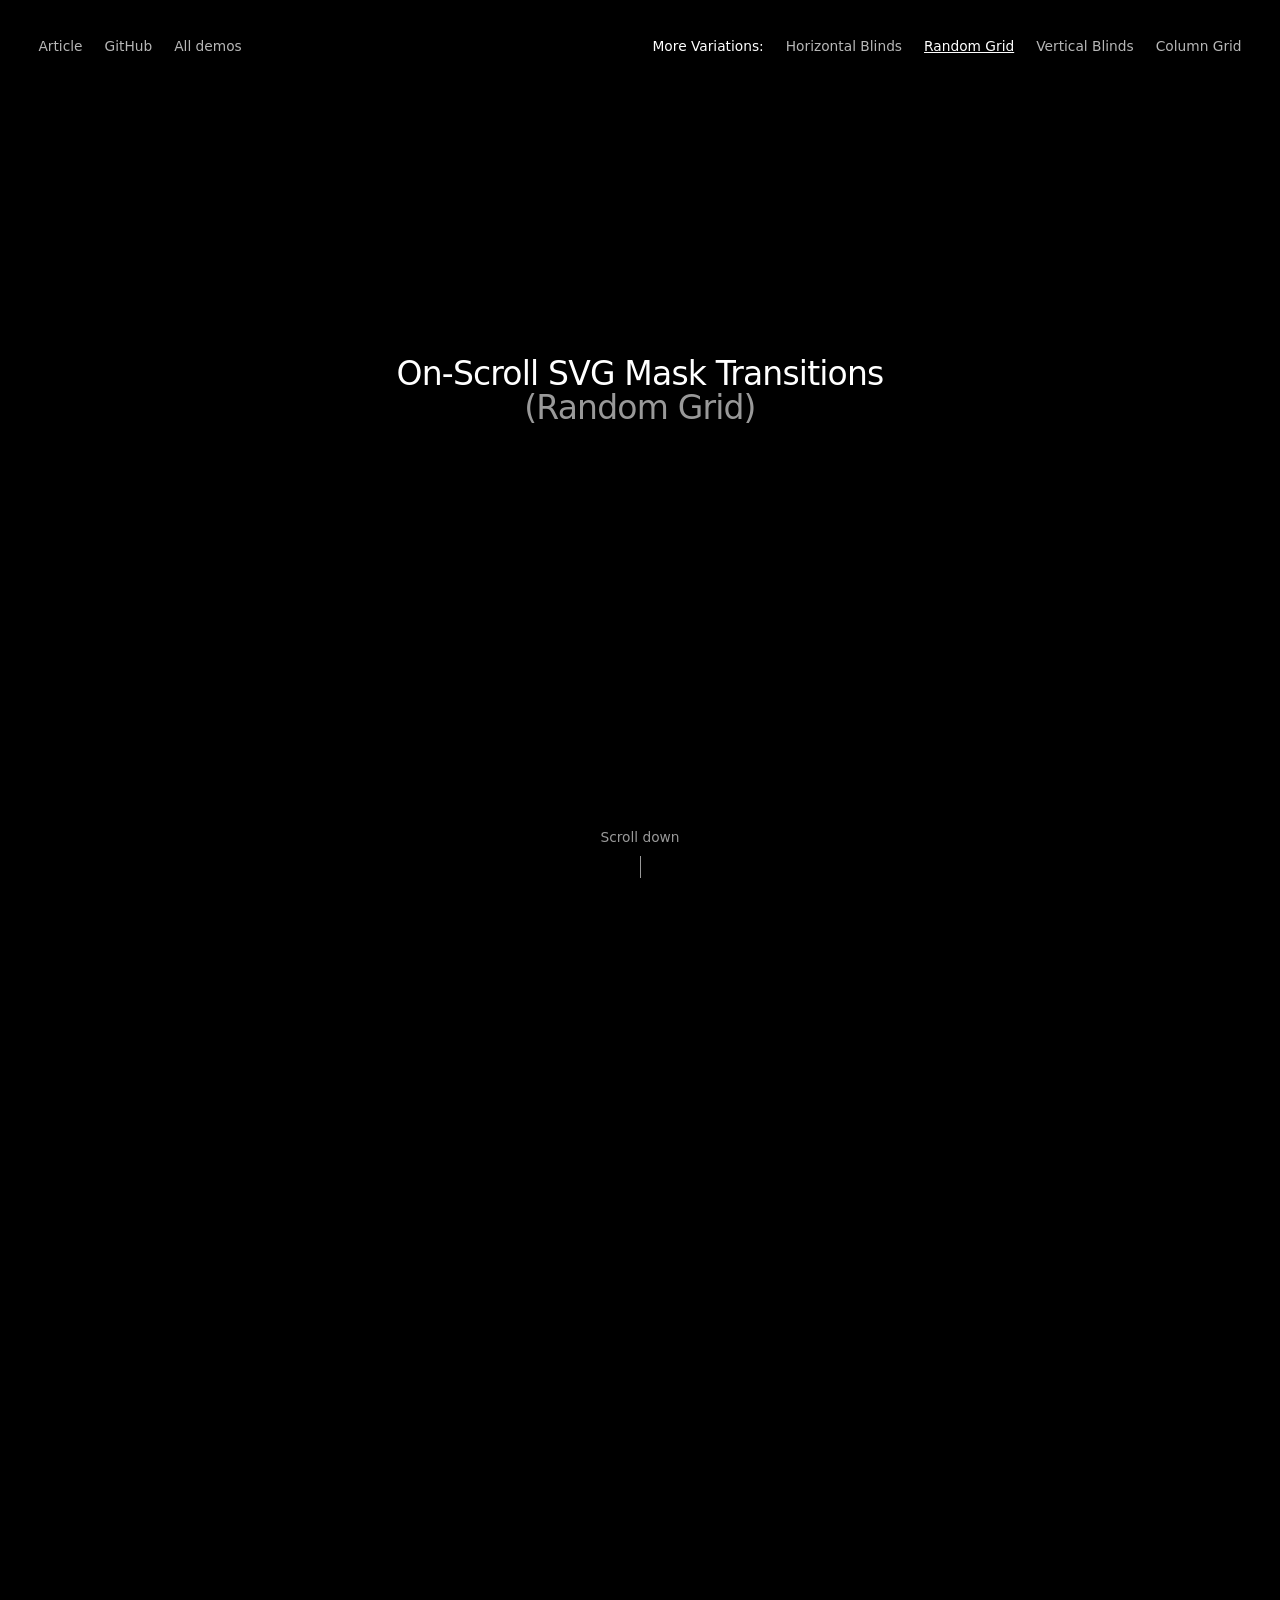
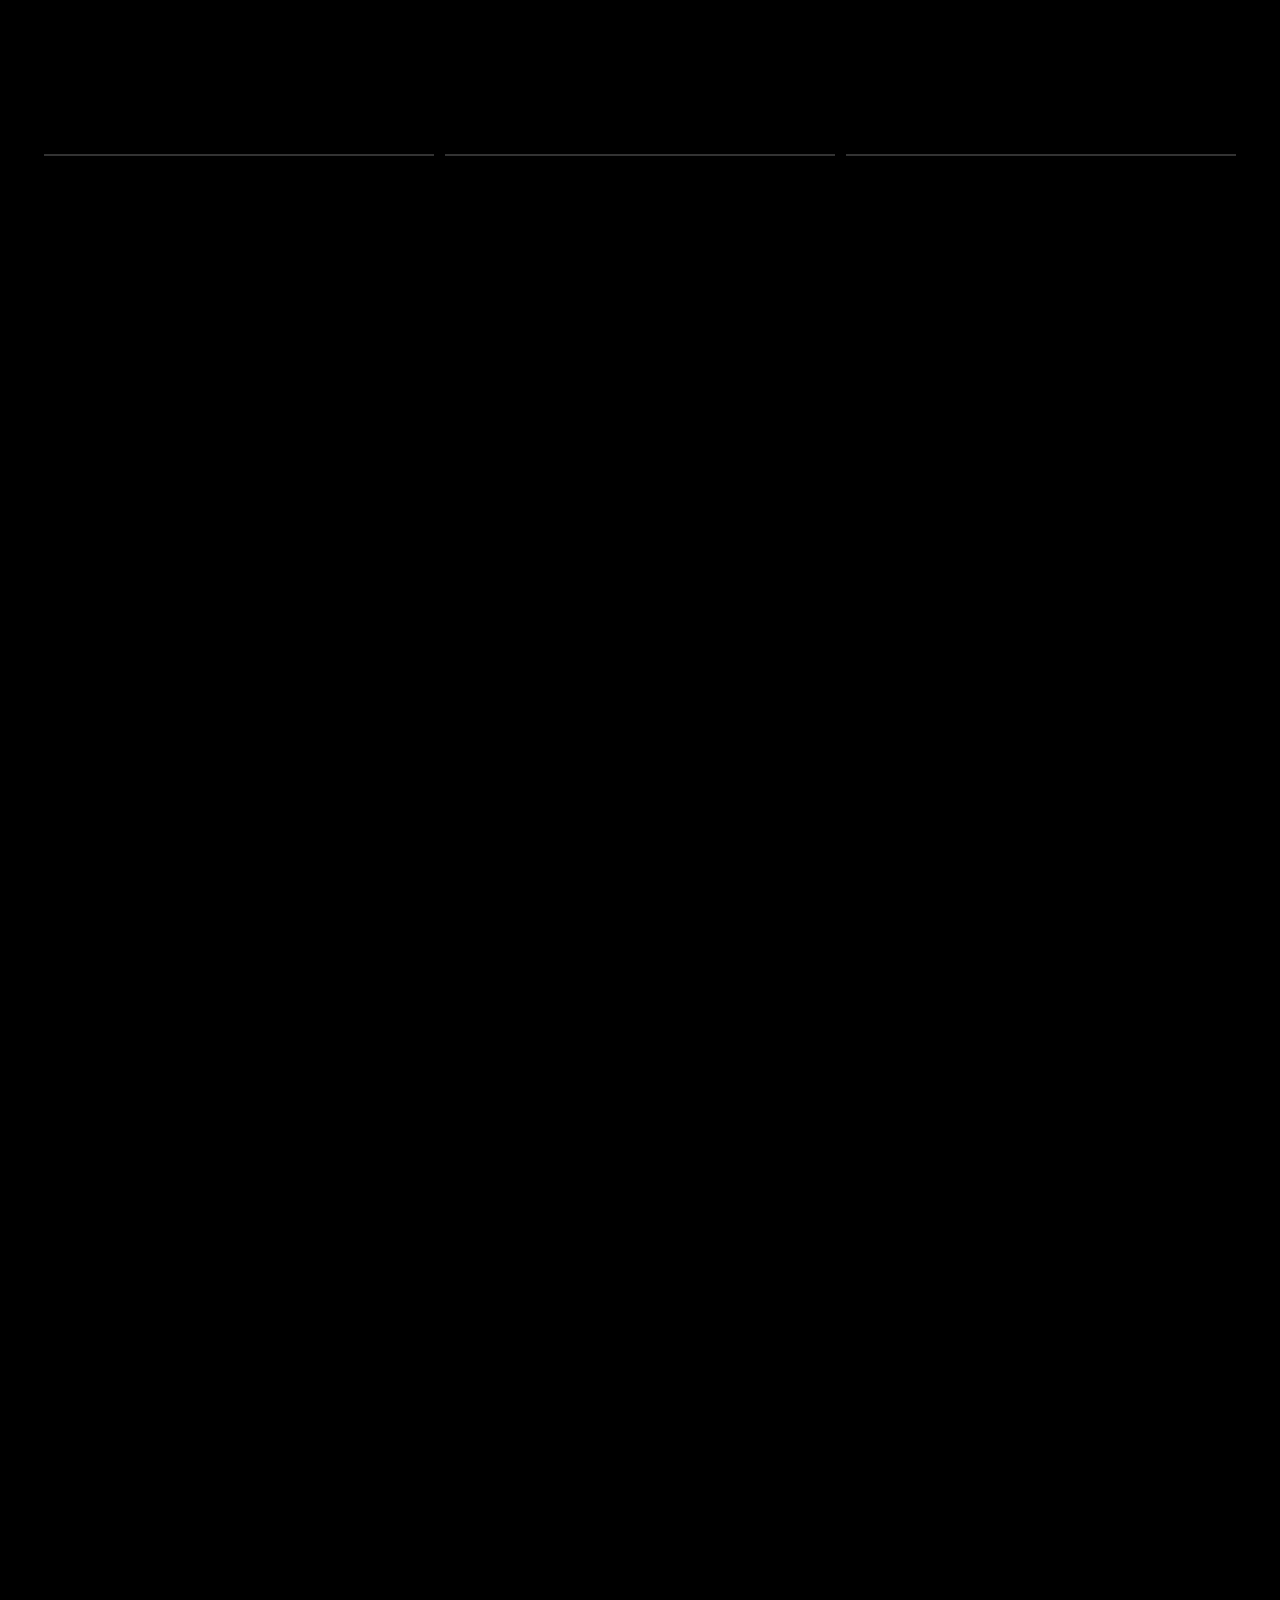
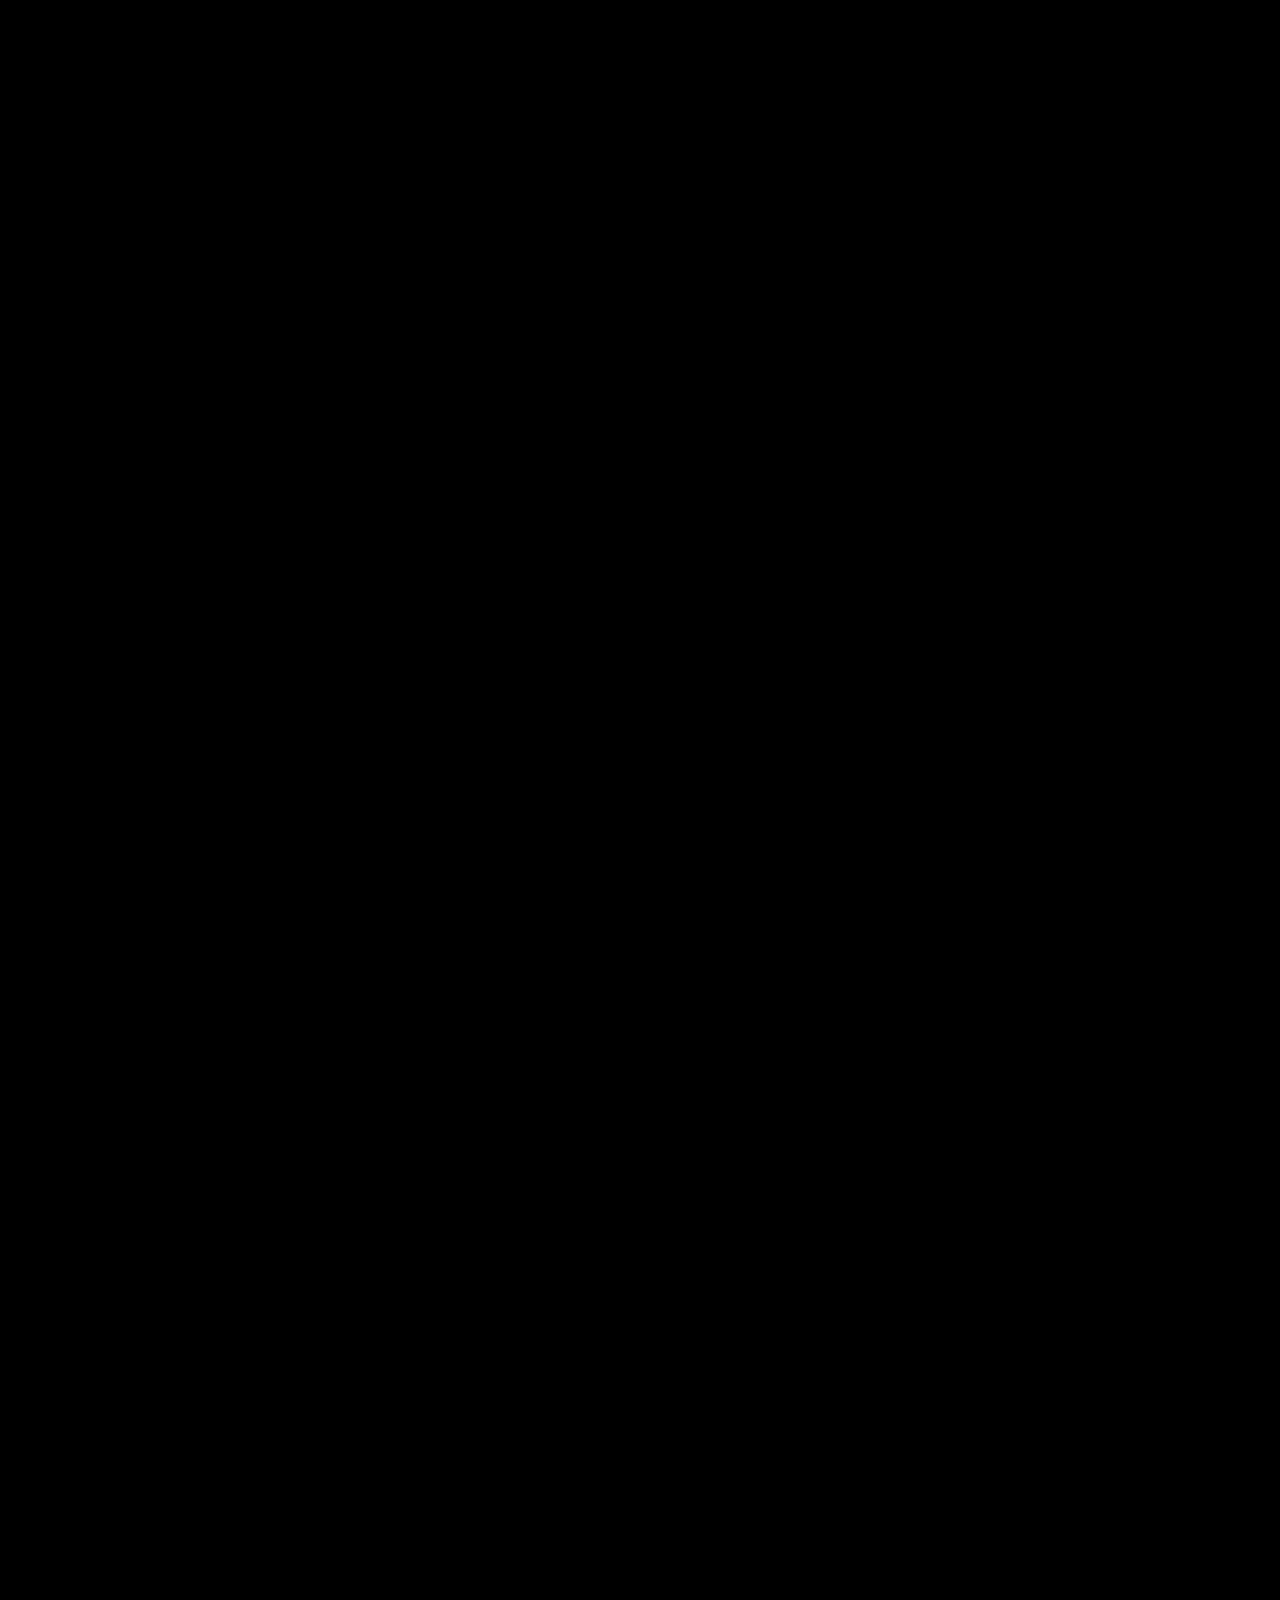
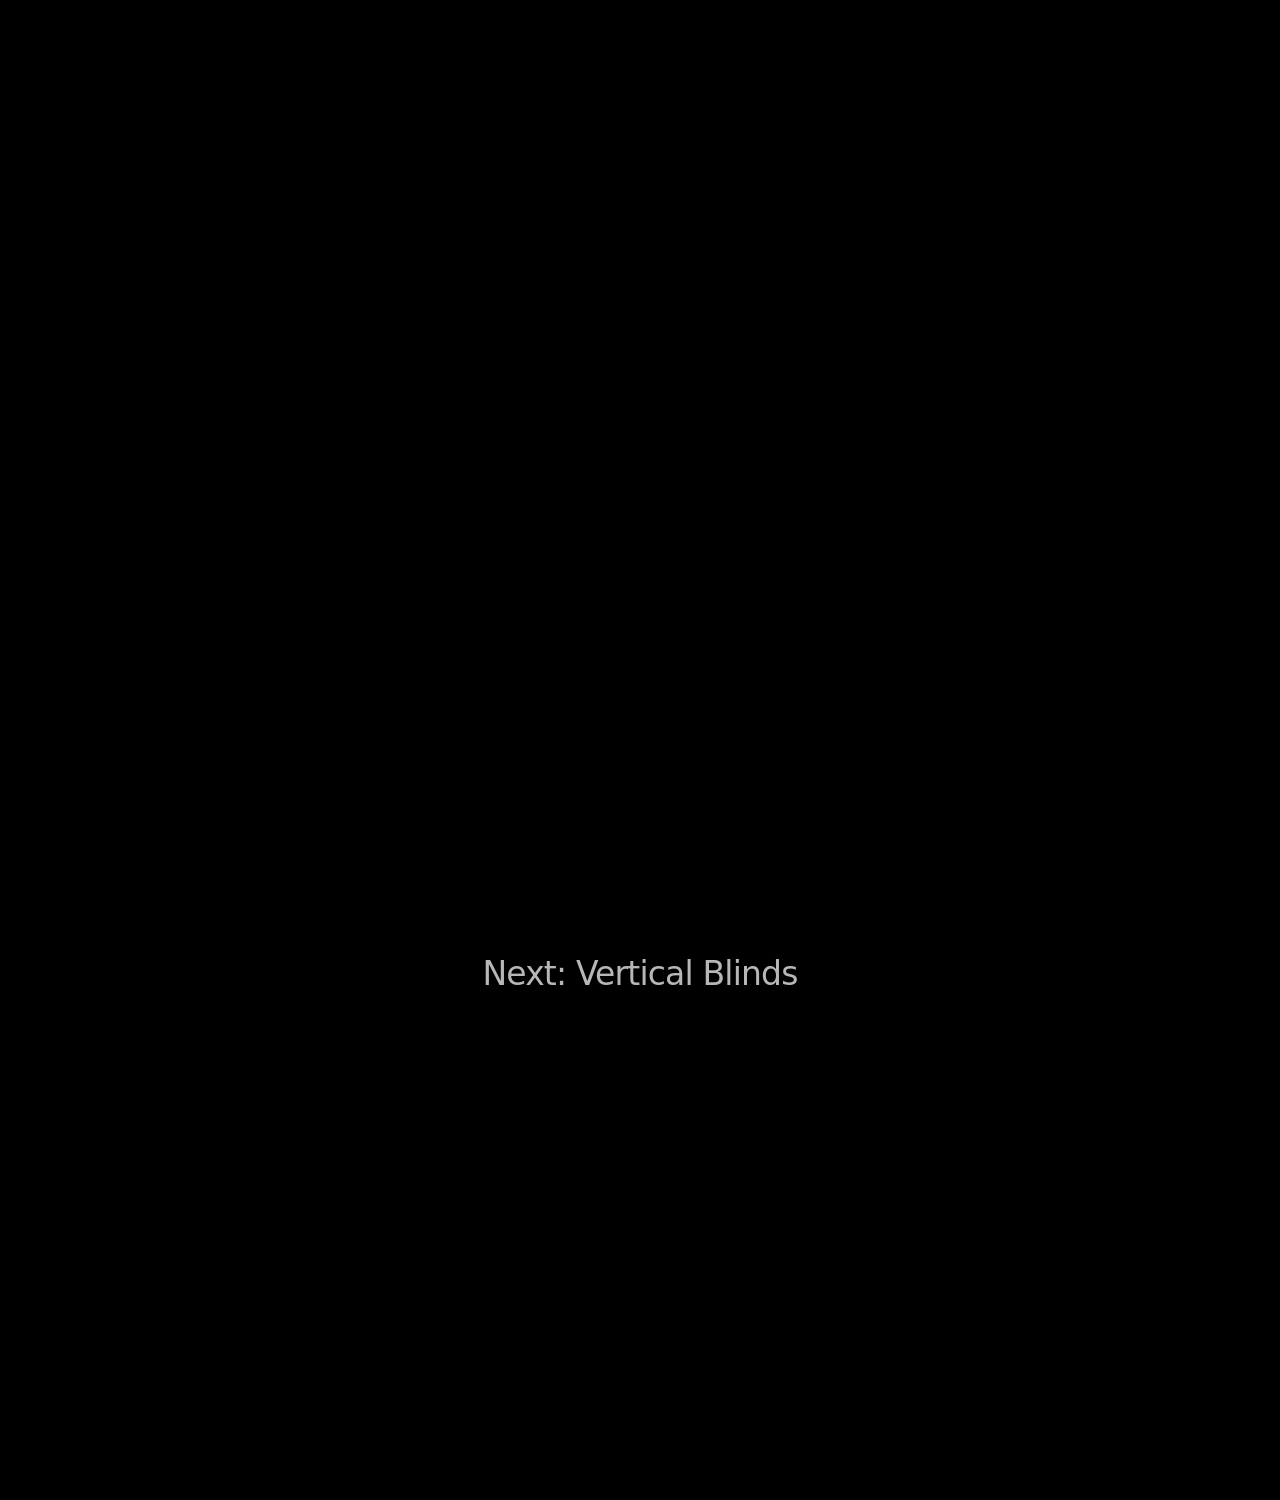
<file: experiments/Scroll-Transition/index2.html>
<!doctype html>
<html lang="ja">

<head>
  <meta charset="UTF-8">
  <meta name="viewport" content="width=device-width, initial-scale=1">
  <title>02-Random-Grid</title>
  <link rel="stylesheet" href="css/style.css">
</head>

<body>
  <header class="frame">
    <a class="frame__back" href="https://tympanus.net/codrops/?p=111094">Article</a>
    <a class="frame__archive" href="https://tympanus.net/codrops/hub/">All demos</a>
    <a class="frame__github" href="https://github.com/Hiro-kiii/Scroll-Transition/">GitHub</a>
    <nav class="frame__demos">
      <span>More Variations: </span>
      <a href="index.html">Horizontal Blinds</a>
      <a href="index2.html" class="current">Random Grid</a>
      <a href="index3.html">Vertical Blinds</a>
      <a href="index4.html">Column Grid</a>
    </nav>
  </header>
  <div class="spacer">
    <h1>On-Scroll SVG Mask Transitions<br><span>(Random Grid)</span></h1>
    <span class="info">Scroll down</span>
  </div>
  <section class="stage">
    <div class="layers">
      <svg class="layer" viewBox="0 0 100 100" preserveAspectRatio="none">
        <defs>
          <mask id="mask1" maskUnits="userSpaceOnUse">
            <rect x="0" y="0" width="100" height="100" fill="black" />
            <g id="blinds1"></g>
          </mask>
        </defs>
        <image href="img/4.webp"
               x="0" y="0" width="100" height="100"
               preserveAspectRatio="xMidYMid slice"
               mask="url(#mask1)" />
      </svg>
      <svg class="layer" viewBox="0 0 100 100" preserveAspectRatio="none">
        <defs>
          <mask id="mask2" maskUnits="userSpaceOnUse">
            <rect x="0" y="0" width="100" height="100" fill="black" />
            <g id="blinds2"></g>
          </mask>
        </defs>
        <image href="img/5.webp"
               x="0" y="0" width="100" height="100"
               preserveAspectRatio="xMidYMid slice"
               mask="url(#mask2)" />
      </svg>
      <svg class="layer" viewBox="0 0 100 100" preserveAspectRatio="none">
        <defs>
          <mask id="mask3" maskUnits="userSpaceOnUse">
            <rect x="0" y="0" width="100" height="100" fill="black" />
            <g id="blinds3"></g>
          </mask>
        </defs>
        <image href="img/6.webp"
               x="0" y="0" width="100" height="100"
               preserveAspectRatio="xMidYMid slice"
               mask="url(#mask3)" />
      </svg>
      <div class="progress-bar">
        <div class="segment">
          <div class="fill"></div>
        </div>
        <div class="segment">
          <div class="fill"></div>
        </div>
        <div class="segment">
          <div class="fill"></div>
        </div>
      </div>
      <div class="texts">
        <div class="txt">
          <h1>FIRST<br>
            IMAGE</h1>
          <h2>Section transition</h2>
          <span>画像を複数のグリッド状のセルでマスクし、スクロールに連動してセルがランダムに開いていくことで、次の画像へ滑らかに切り替わるトランジションです。</span>
        </div>
        <div class="txt">
          <h1>SECOND<br>
            IMAGE</h1>
          <h2>Section transition</h2>
          <span>画像を複数のグリッド状のセルでマスクし、スクロールに連動してセルがランダムに開いていくことで、次の画像へ滑らかに切り替わるトランジションです。</span>
        </div>
        <div class="txt">
          <h1>THIRD<br>
            IMAGE</h1>
          <h2>Section transition</h2>
          <span>画像を複数のグリッド状のセルでマスクし、スクロールに連動してセルがランダムに開いていくことで、次の画像へ滑らかに切り替わるトランジションです。</span>
        </div>
      </div>
    </div>
  </section>
  <div class="spacer">
    <h1><a href="index3.html">Next: Vertical Blinds</a></h1>
  </div>
  <script src="js/gsap.min.js"></script>
  <script src="js/ScrollTrigger.min.js"></script>
  <script src="js/lenis.min.js"></script>
  <script src="js/script2.js" defer></script>
</body>

</html>
</file>
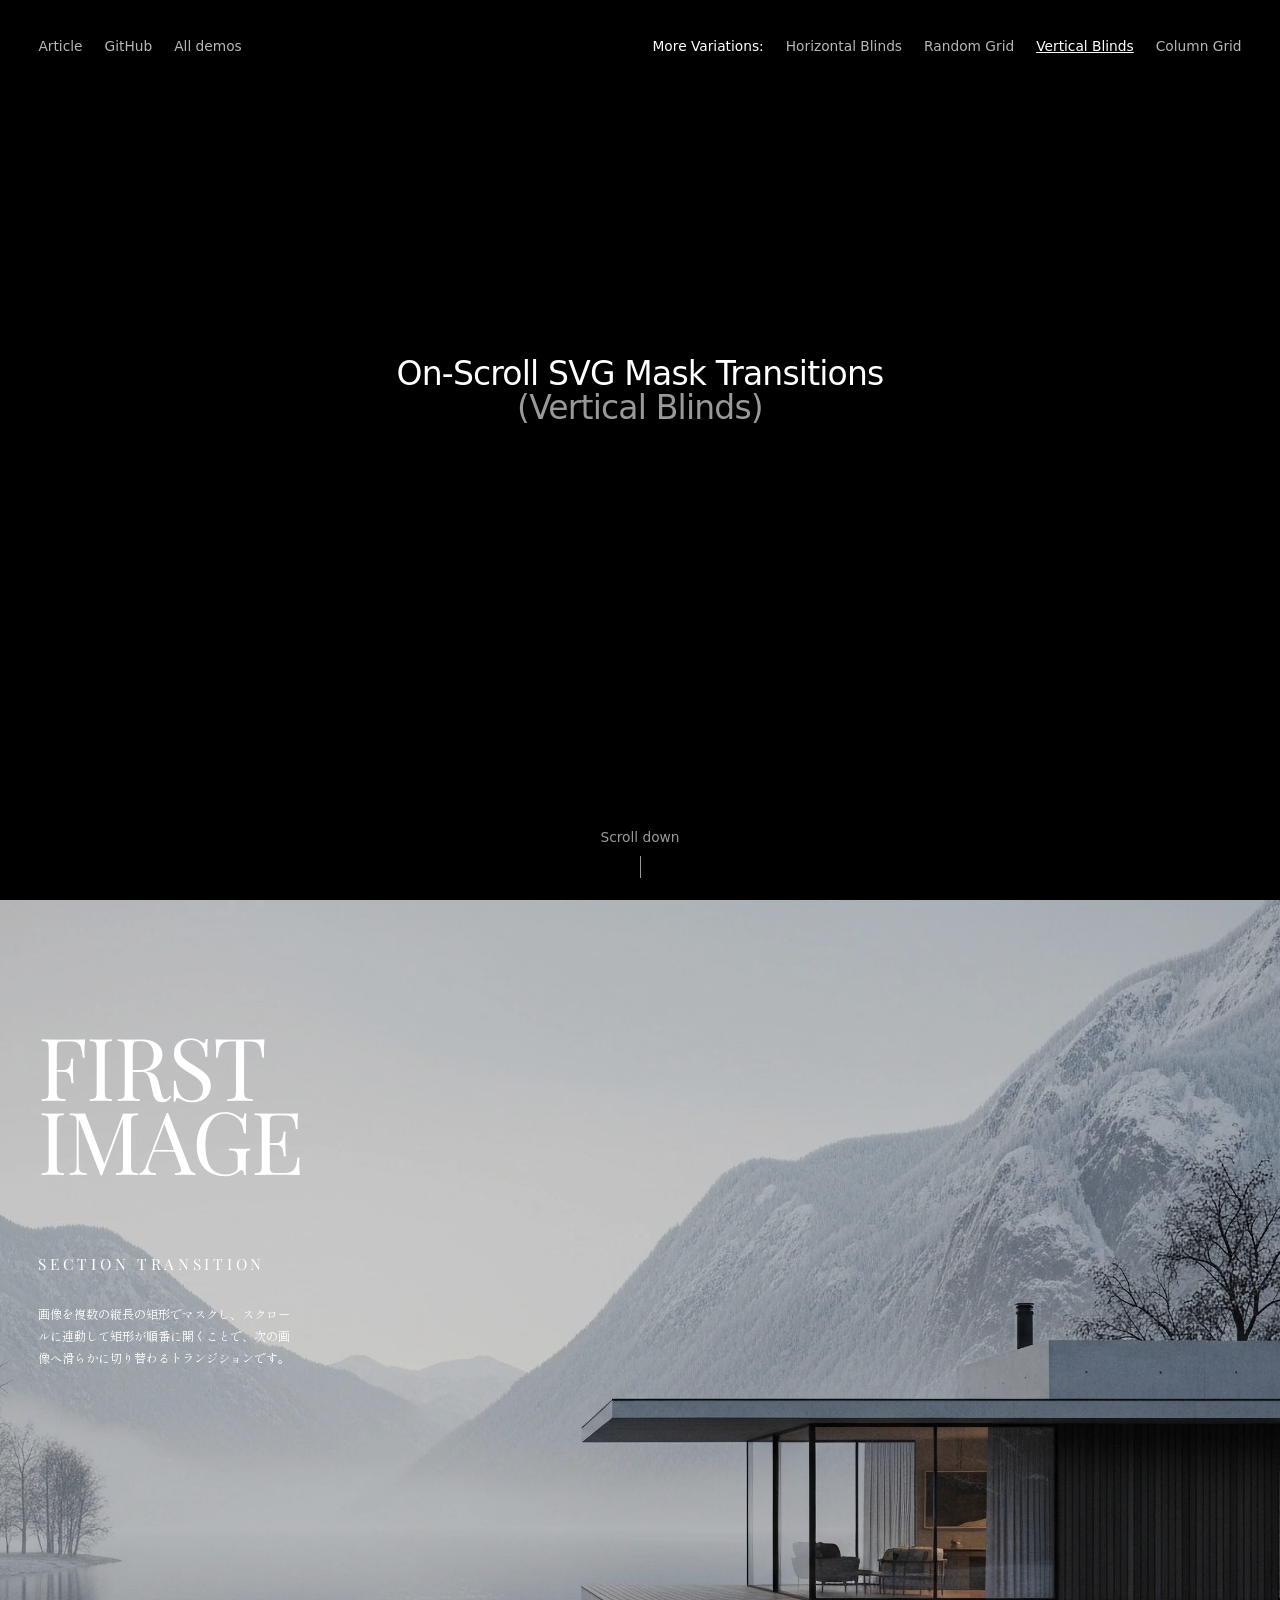
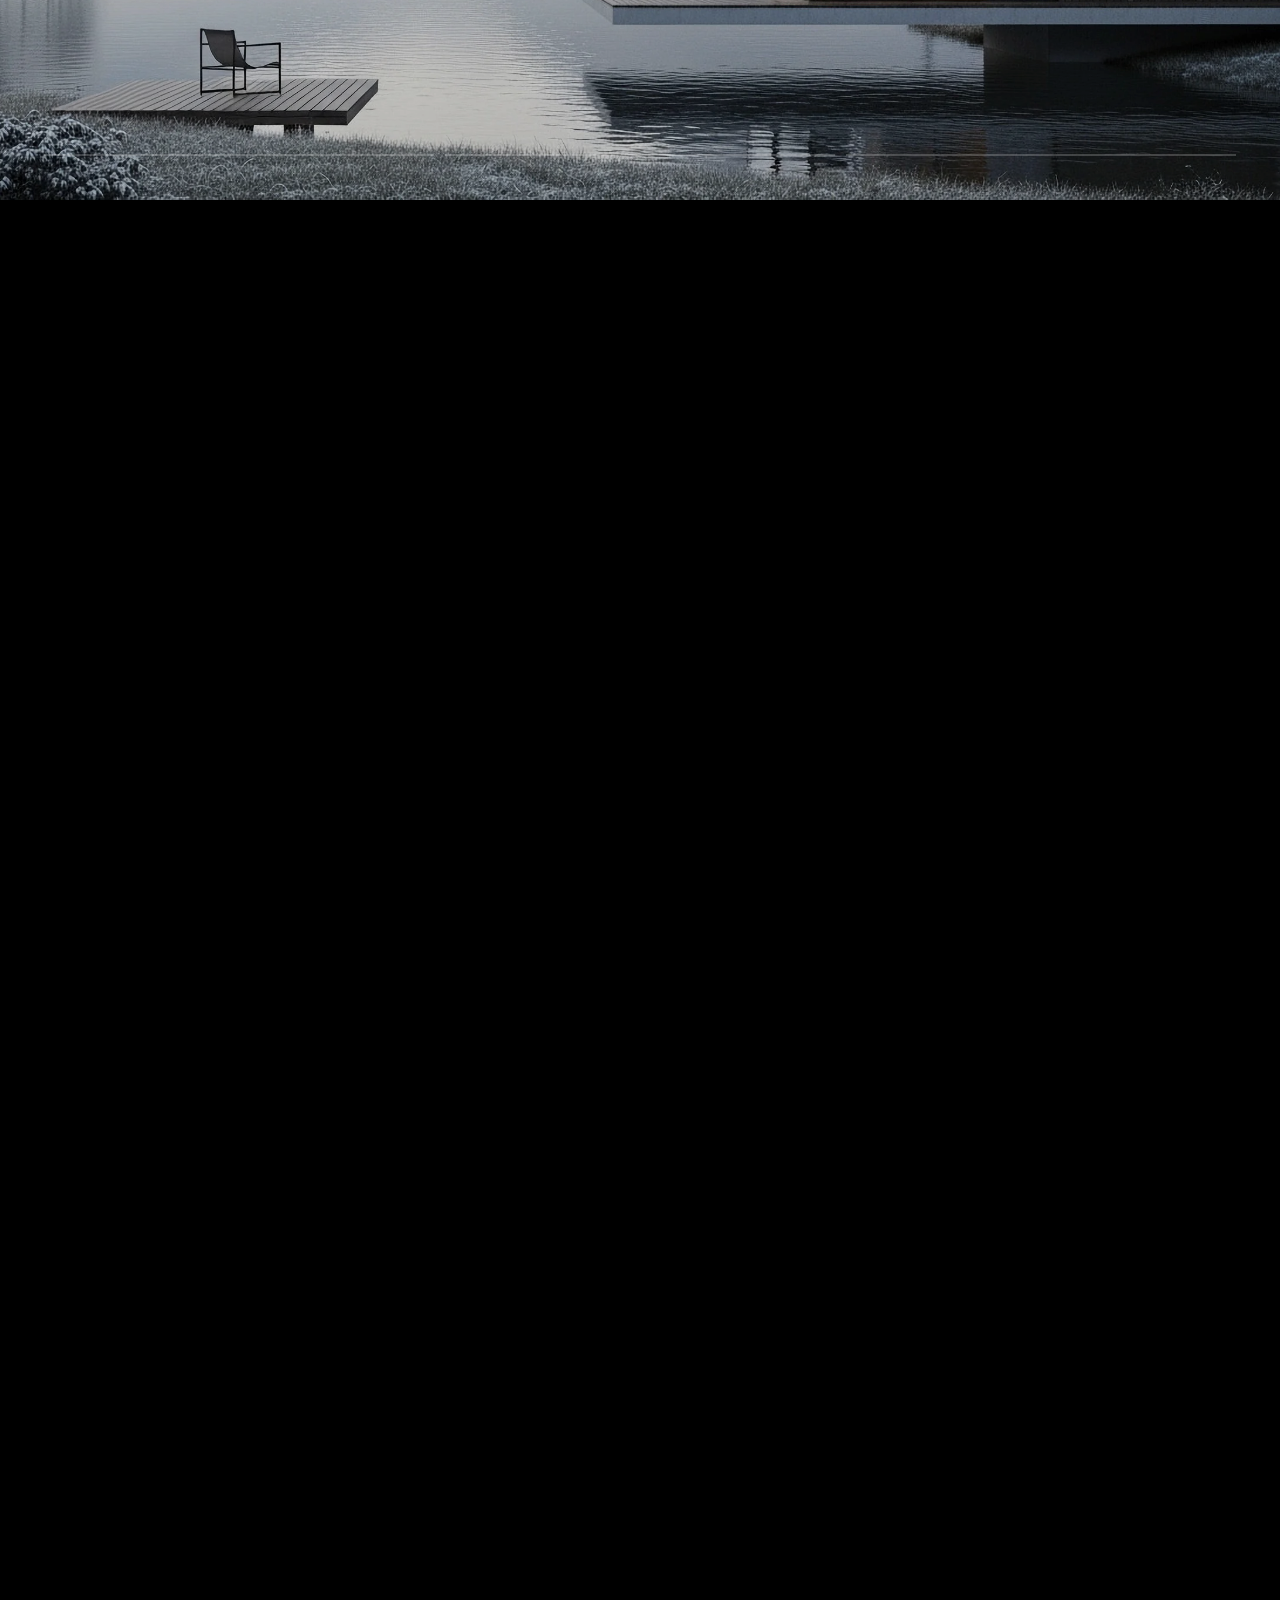
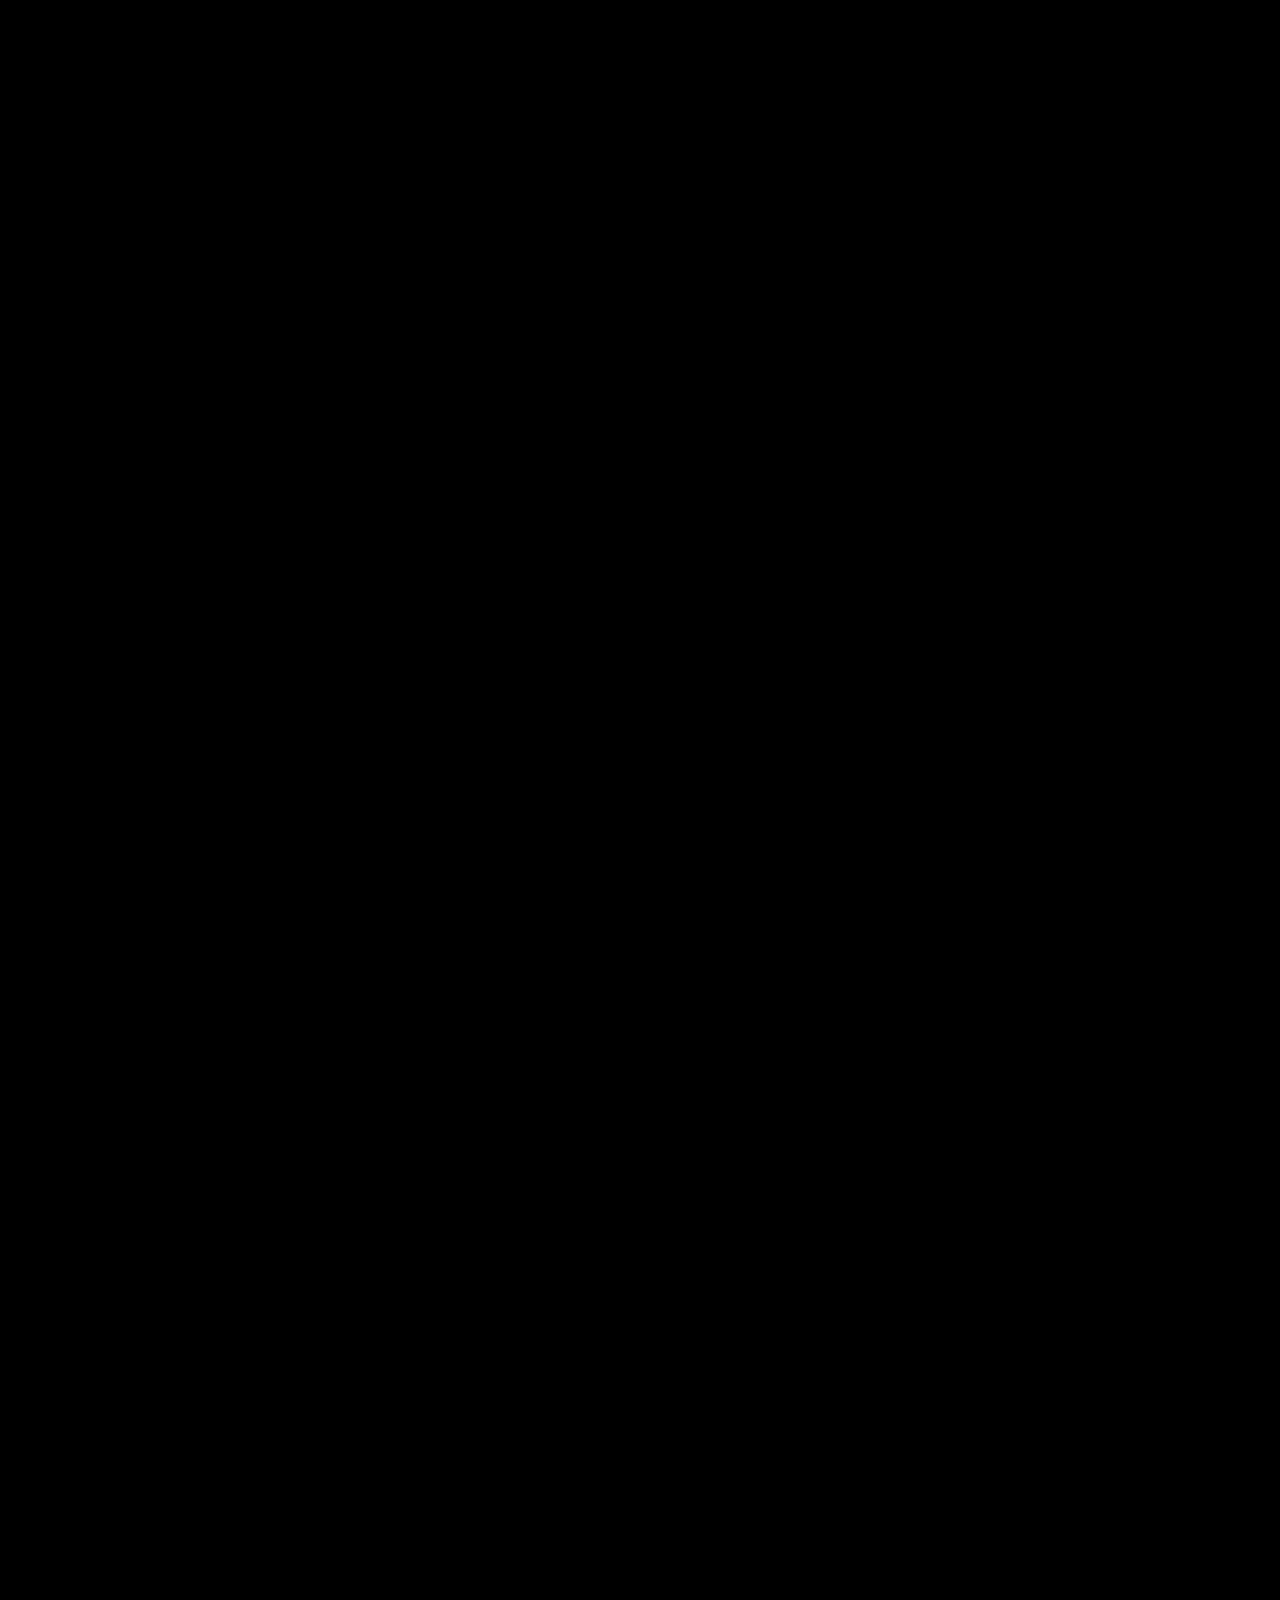
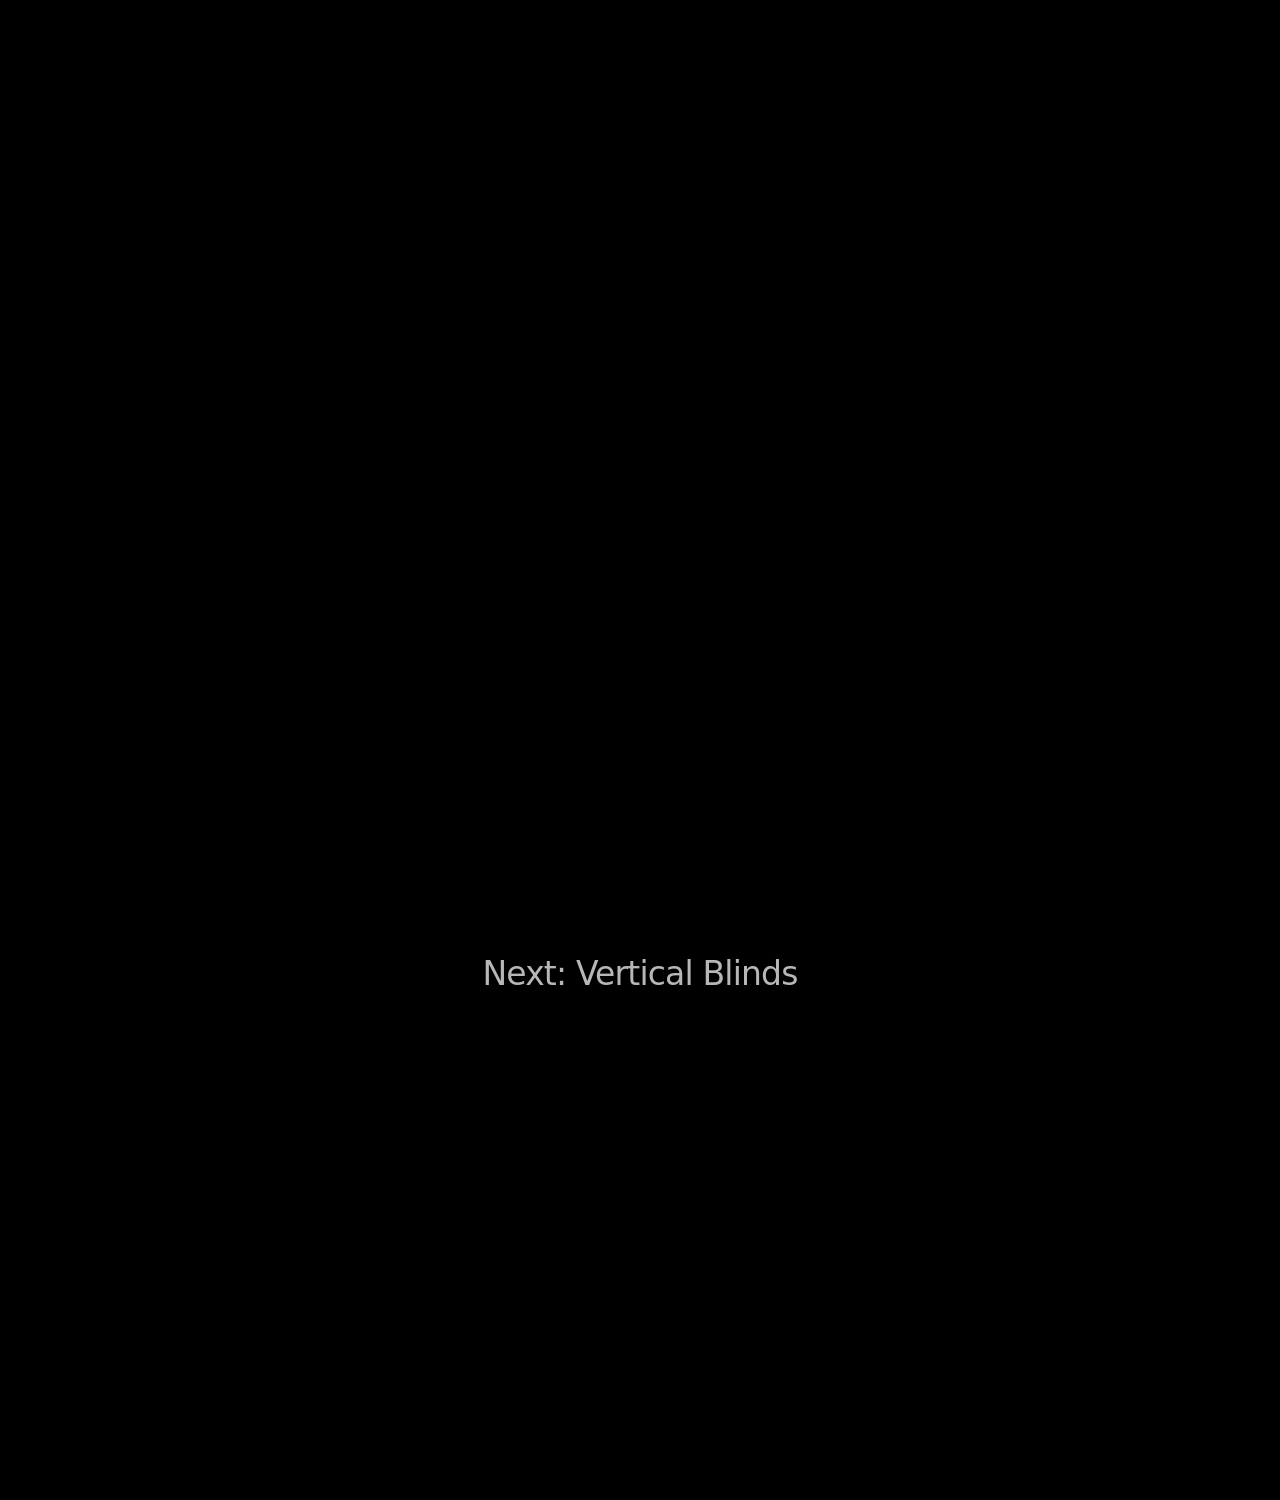
<file: experiments/Scroll-Transition/index3.html>
<!doctype html>
<html lang="ja">

<head>
  <meta charset="UTF-8">
  <meta name="viewport" content="width=device-width, initial-scale=1">
  <title>03-Vertical-Blinds</title>
  <link rel="stylesheet" href="css/style.css">
</head>

<body>
  <header class="frame">
    <a class="frame__back" href="https://tympanus.net/codrops/?p=111094">Article</a>
    <a class="frame__archive" href="https://tympanus.net/codrops/hub/">All demos</a>
    <a class="frame__github" href="https://github.com/Hiro-kiii/Scroll-Transition/">GitHub</a>
    <nav class="frame__demos">
      <span>More Variations: </span>
      <a href="index.html">Horizontal Blinds</a>
      <a href="index2.html">Random Grid</a>
      <a href="index3.html" class="current">Vertical Blinds</a>
      <a href="index4.html">Column Grid</a>
    </nav>
  </header>
  <div class="spacer">
    <h1>On-Scroll SVG Mask Transitions<br><span>(Vertical Blinds)</span></h1>
    <span class="info">Scroll down</span>
  </div>
  <section class="stage">
    <div class="layers">
      <svg class="layer" viewBox="0 0 100 100" preserveAspectRatio="none">
        <defs>
          <mask id="mask1" maskUnits="userSpaceOnUse">
            <rect x="0" y="0" width="100" height="100" fill="black" />
            <g id="blinds1"></g>
          </mask>
        </defs>
        <image href="img/7.webp"
               x="0" y="0" width="100" height="100"
               preserveAspectRatio="xMidYMid slice"
               mask="url(#mask1)" />
      </svg>
      <svg class="layer" viewBox="0 0 100 100" preserveAspectRatio="none">
        <defs>
          <mask id="mask2" maskUnits="userSpaceOnUse">
            <rect x="0" y="0" width="100" height="100" fill="black" />
            <g id="blinds2"></g>
          </mask>
        </defs>
        <image href="img/8.webp"
               x="0" y="0" width="100" height="100"
               preserveAspectRatio="xMidYMid slice"
               mask="url(#mask2)" />
      </svg>
      <svg class="layer" viewBox="0 0 100 100" preserveAspectRatio="none">
        <defs>
          <mask id="mask3" maskUnits="userSpaceOnUse">
            <rect x="0" y="0" width="100" height="100" fill="black" />
            <g id="blinds3"></g>
          </mask>
        </defs>
        <image href="img/9.webp"
               x="0" y="0" width="100" height="100"
               preserveAspectRatio="xMidYMid slice"
               mask="url(#mask3)" />
      </svg>
      <div class="progress-bar">
        <div class="segment">
          <div class="fill"></div>
        </div>
        <div class="segment">
          <div class="fill"></div>
        </div>
        <div class="segment">
          <div class="fill"></div>
        </div>
      </div>
      <div class="texts">
        <div class="txt">
          <h1>FIRST<br>
            IMAGE</h1>
          <h2>Section transition</h2>
          <span>画像を複数の縦長の矩形でマスクし、スクロールに連動して矩形が順番に開くことで、次の画像へ滑らかに切り替わるトランジションです。</span>
        </div>
        <div class="txt">
          <h1>SECOND<br>
            IMAGE</h1>
          <h2>Section transition</h2>
          <span>画像を複数の縦長の矩形でマスクし、スクロールに連動して矩形が順番に開くことで、次の画像へ滑らかに切り替わるトランジションです。。</span>
        </div>
        <div class="txt">
          <h1>THIRD<br>
            IMAGE</h1>
          <h2>Section transition</h2>
          <span>画像を複数の縦長の矩形でマスクし、スクロールに連動して矩形が順番に開くことで、次の画像へ滑らかに切り替わるトランジションです。</span>
        </div>
      </div>
    </div>
  </section>
  <div class="spacer">
    <h1><a href="index4.html">Next: Vertical Blinds</a></h1>
  </div>
  <script src="js/gsap.min.js"></script>
  <script src="js/ScrollTrigger.min.js"></script>
  <script src="js/lenis.min.js"></script>
  <script src="js/script3.js" defer></script>
</body>

</html>
</file>
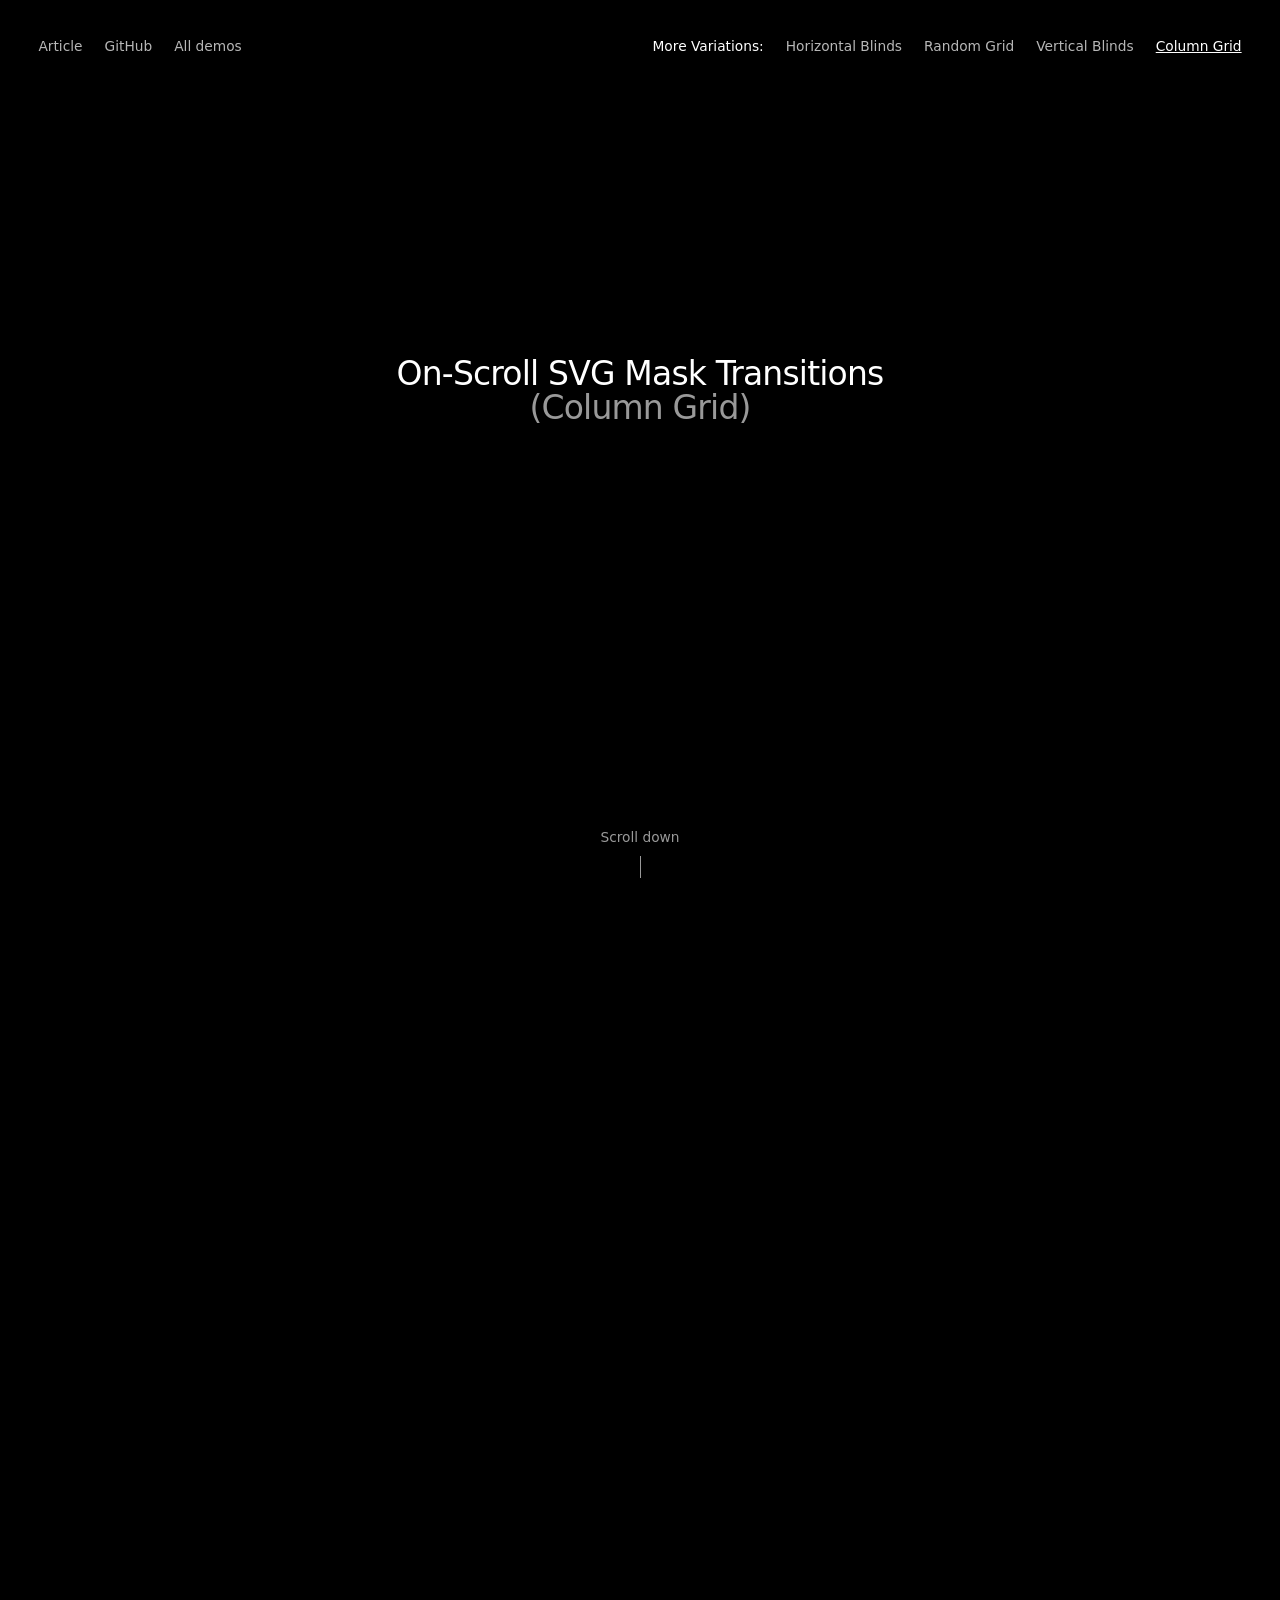
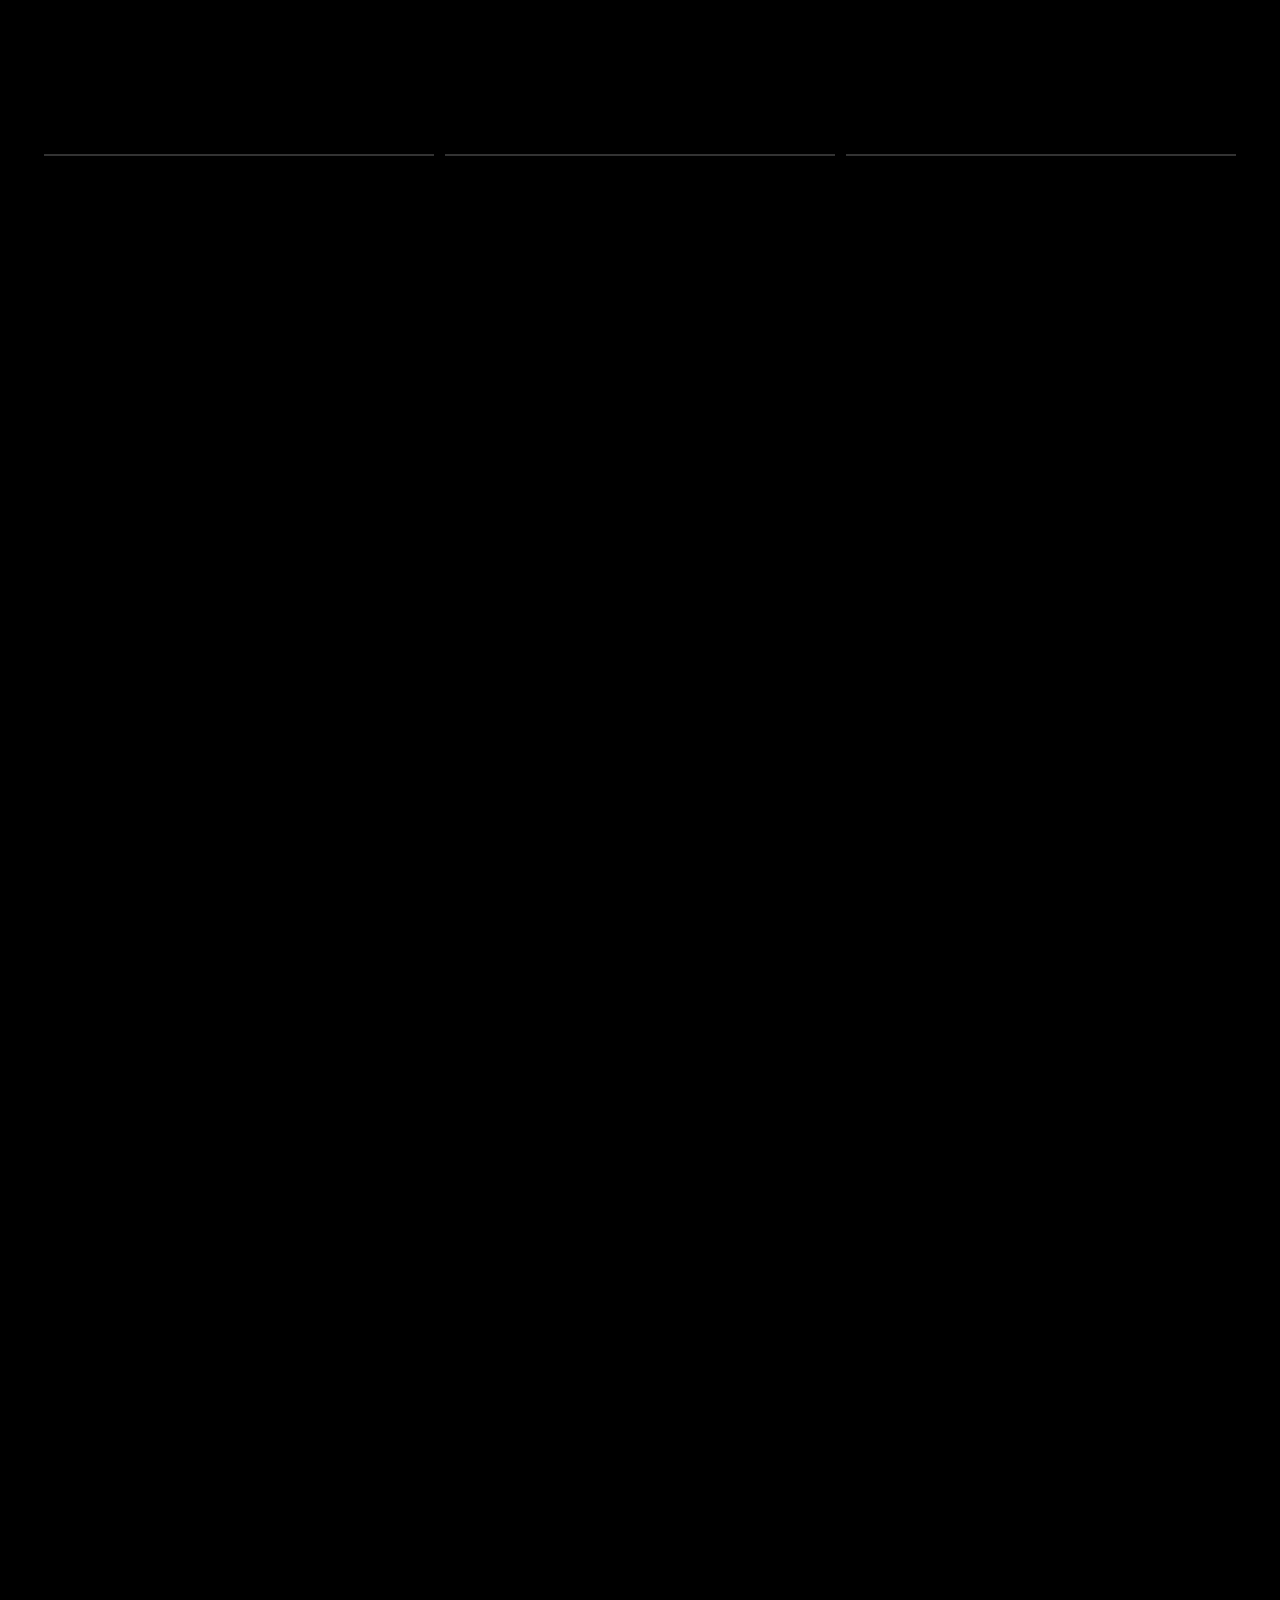
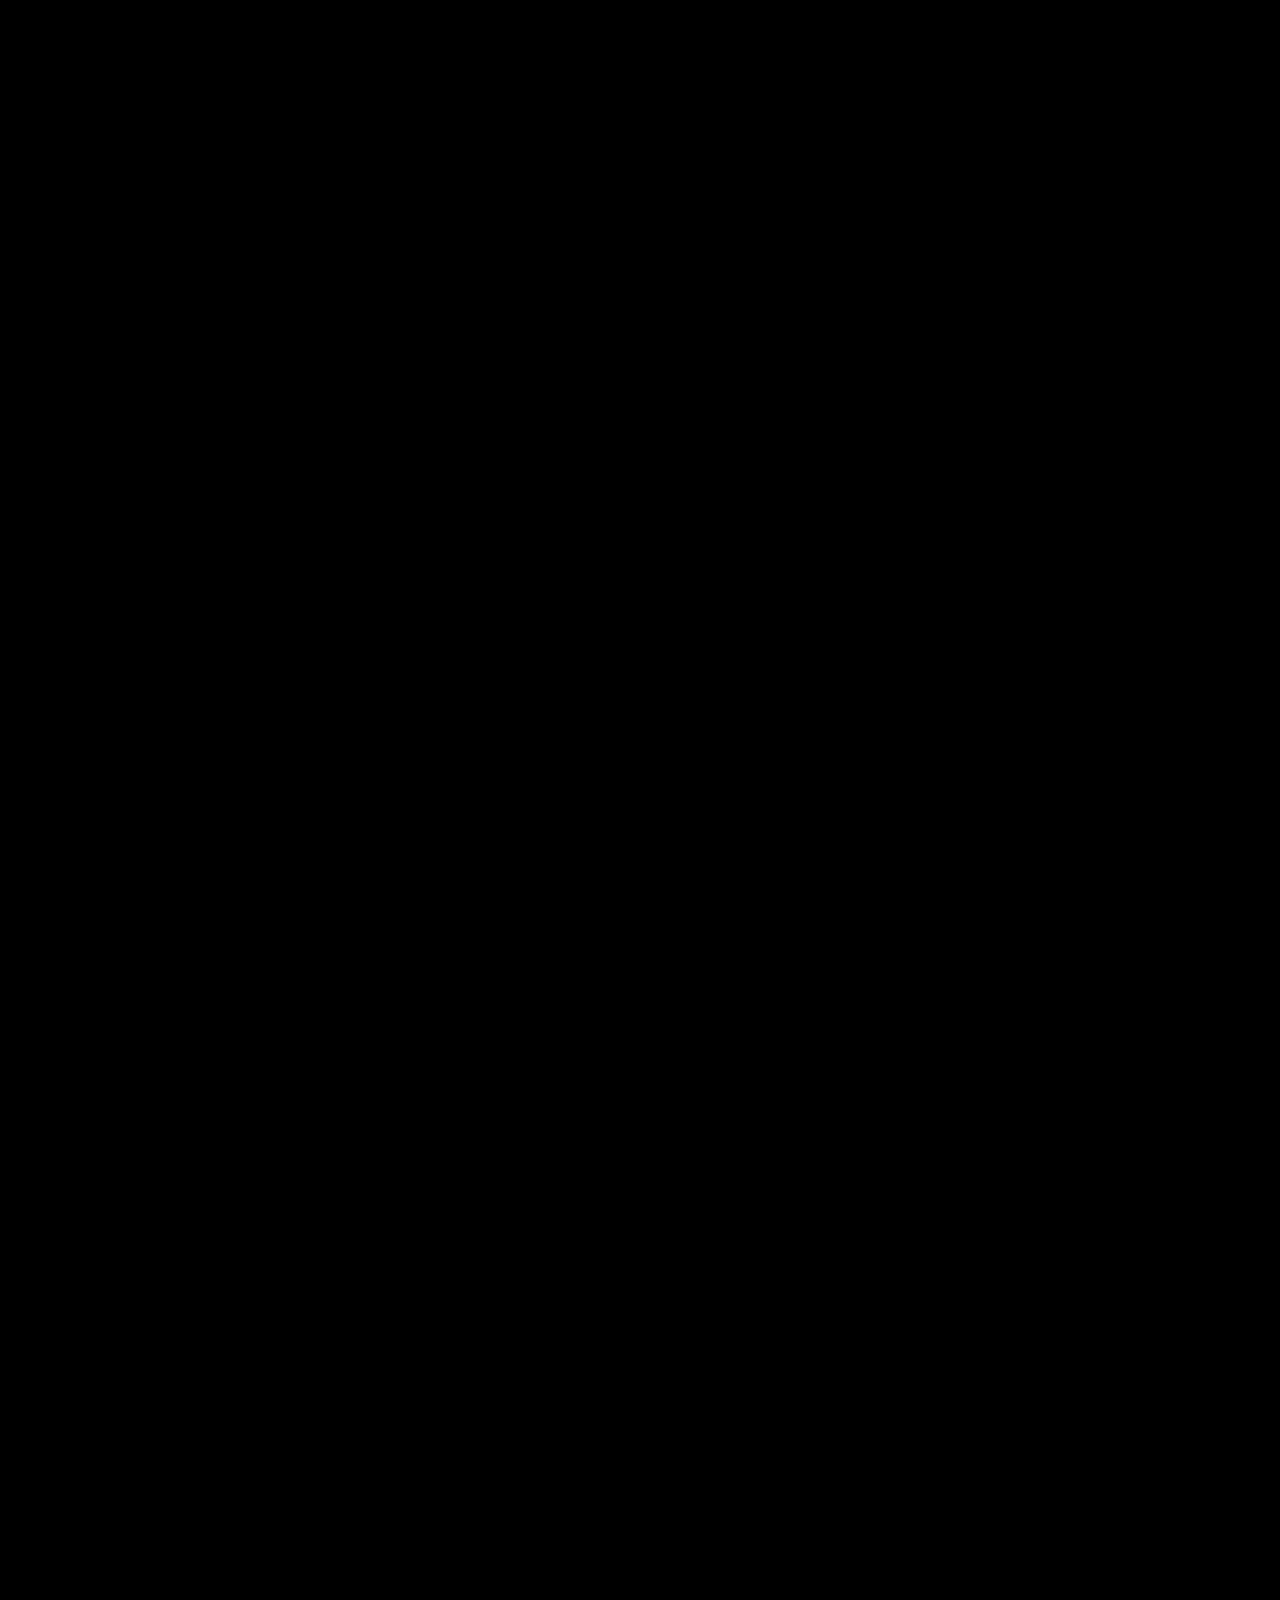
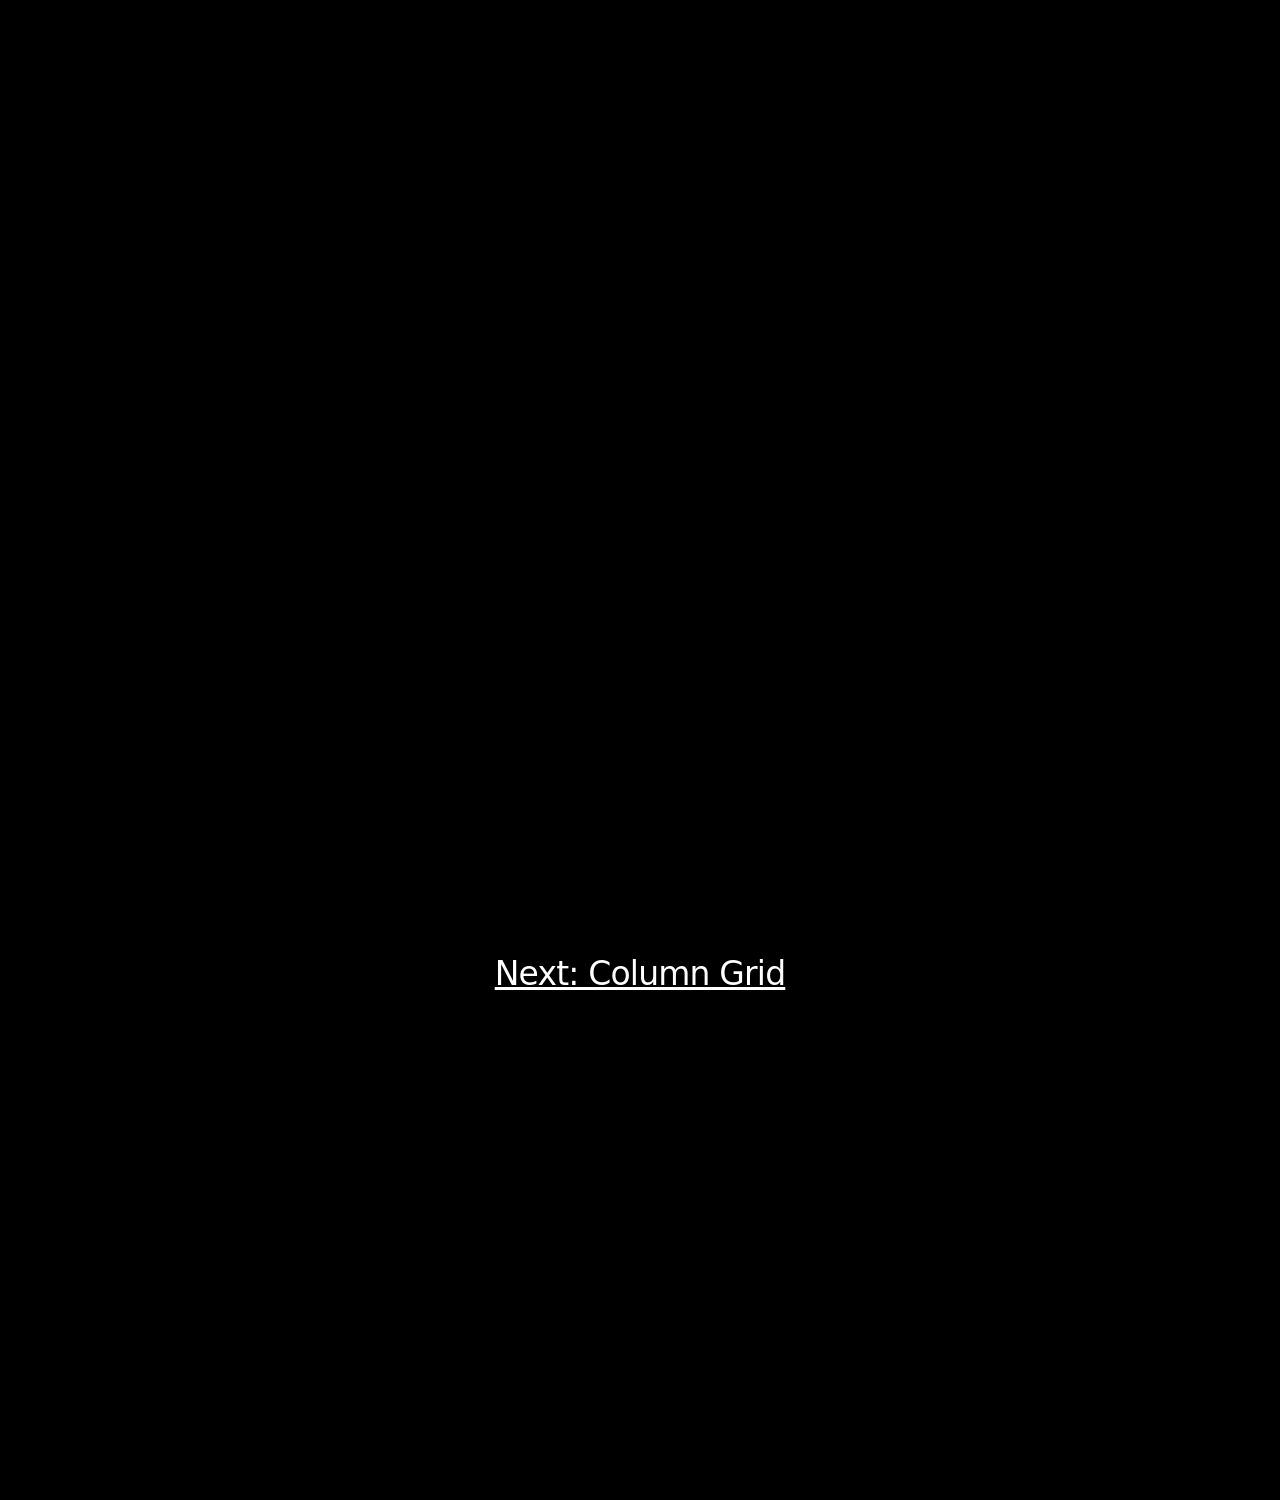
<file: experiments/Scroll-Transition/index4.html>
<!doctype html>
<html lang="ja">

<head>
  <meta charset="UTF-8">
  <meta name="viewport" content="width=device-width, initial-scale=1">
  <title>04-Column-Random-Grid</title>
  <link rel="stylesheet" href="css/style.css">
</head>

<body>
  <header class="frame">
    <a class="frame__back" href="https://tympanus.net/codrops/?p=111094">Article</a>
    <a class="frame__archive" href="https://tympanus.net/codrops/hub/">All demos</a>
    <a class="frame__github" href="https://github.com/Hiro-kiii/Scroll-Transition/">GitHub</a>
    <nav class="frame__demos">
      <span>More Variations: </span>
      <a href="index.html">Horizontal Blinds</a>
      <a href="index2.html">Random Grid</a>
      <a href="index3.html">Vertical Blinds</a>
      <a href="index4.html" class="current">Column Grid</a>
    </nav>
  </header>
  <div class="spacer">
    <h1>On-Scroll SVG Mask Transitions<br><span>(Column Grid)</span></h1>
    <span class="info">Scroll down</span>
  </div>
  <section class="stage">
    <div class="layers">
      <svg class="layer" viewBox="0 0 100 100" preserveAspectRatio="none">
        <defs>
          <mask id="mask1" maskUnits="userSpaceOnUse">
            <rect x="0" y="0" width="100" height="100" fill="#000000" />
            <g id="blinds1"></g>
          </mask>
        </defs>
        <image href="img/10.webp"
               x="0" y="0" width="100" height="100"
               preserveAspectRatio="xMidYMid slice"
               mask="url(#mask1)" />
      </svg>
      <svg class="layer" viewBox="0 0 100 100" preserveAspectRatio="none">
        <defs>
          <mask id="mask2" maskUnits="userSpaceOnUse">
            <rect x="0" y="0" width="100" height="100" fill="#000000" />
            <g id="blinds2"></g>
          </mask>
        </defs>
        <image href="img/1.webp"
               x="0" y="0" width="100" height="100"
               preserveAspectRatio="xMidYMid slice"
               mask="url(#mask2)" />
      </svg>
      <svg class="layer" viewBox="0 0 100 100" preserveAspectRatio="none">
        <defs>
          <mask id="mask3" maskUnits="userSpaceOnUse">
            <rect x="0" y="0" width="100" height="100" fill="#000000" />
            <g id="blinds3"></g>
          </mask>
        </defs>
        <image href="img/2.webp"
               x="0" y="0" width="100" height="100"
               preserveAspectRatio="xMidYMid slice"
               mask="url(#mask3)" />
      </svg>
      <div class="progress-bar">
        <div class="segment">
          <div class="fill"></div>
        </div>
        <div class="segment">
          <div class="fill"></div>
        </div>
        <div class="segment">
          <div class="fill"></div>
        </div>
      </div>
      <div class="texts">
        <div class="txt">
          <h1>FIRST<br>
            IMAGE</h1>
          <h2>Section transition</h2>
          <span>画像をグリッド状のセルでマスクし、スクロールに連動して左から右へ開いていくことで、次の画像へ滑らかに切り替わるトランジションです。</span>
        </div>
        <div class="txt">
          <h1>SECOND<br>
            IMAGE</h1>
          <h2>Section transition</h2>
          <span>画像をグリッド状のセルでマスクし、スクロールに連動して左から右へ開いていくことで、次の画像へ滑らかに切り替わるトランジションです。</span>
        </div>
        <div class="txt">
          <h1>THIRD<br>
            IMAGE</h1>
          <h2>Section transition</h2>
          <span>画像をグリッド状のセルでマスクし、スクロールに連動して左から右へ開いていくことで、次の画像へ滑らかに切り替わるトランジションです。</span>
        </div>
      </div>
    </div>
  </section>
  <div class="spacer">
    <h1>
      <a href="index.html" class="current">Next: Column Grid</a>
    </h1>
  </div>
  <script src="js/gsap.min.js"></script>
  <script src="js/ScrollTrigger.min.js"></script>
  <script src="js/lenis.min.js"></script>
  <script src="js/script4.js" defer></script>
</body>

</html>
</file>
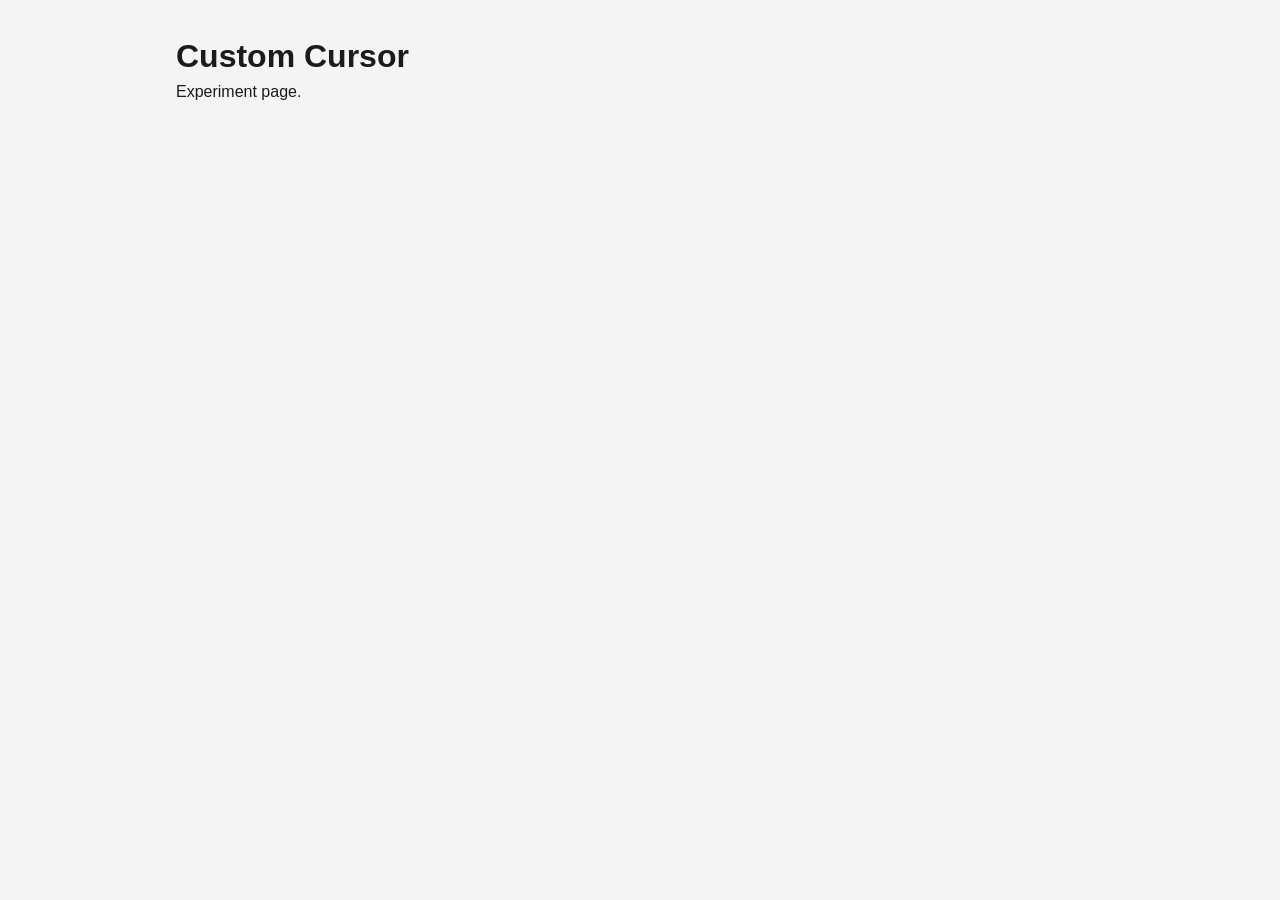
<file: noustelos-sandbox/experiments/custom-cursor.html>
<!doctype html>
<html lang="el">
<head>
  <meta charset="UTF-8" />
  <meta name="viewport" content="width=device-width, initial-scale=1.0" />
  <title>Custom Cursor Test</title>
  <link rel="stylesheet" href="../style.css" />
</head>
<body>
  <main class="sandbox-container">
    <h1>Custom Cursor</h1>
    <p>Experiment page.</p>
  </main>

  <script src="../script.js"></script>
</body>
</html>
</file>
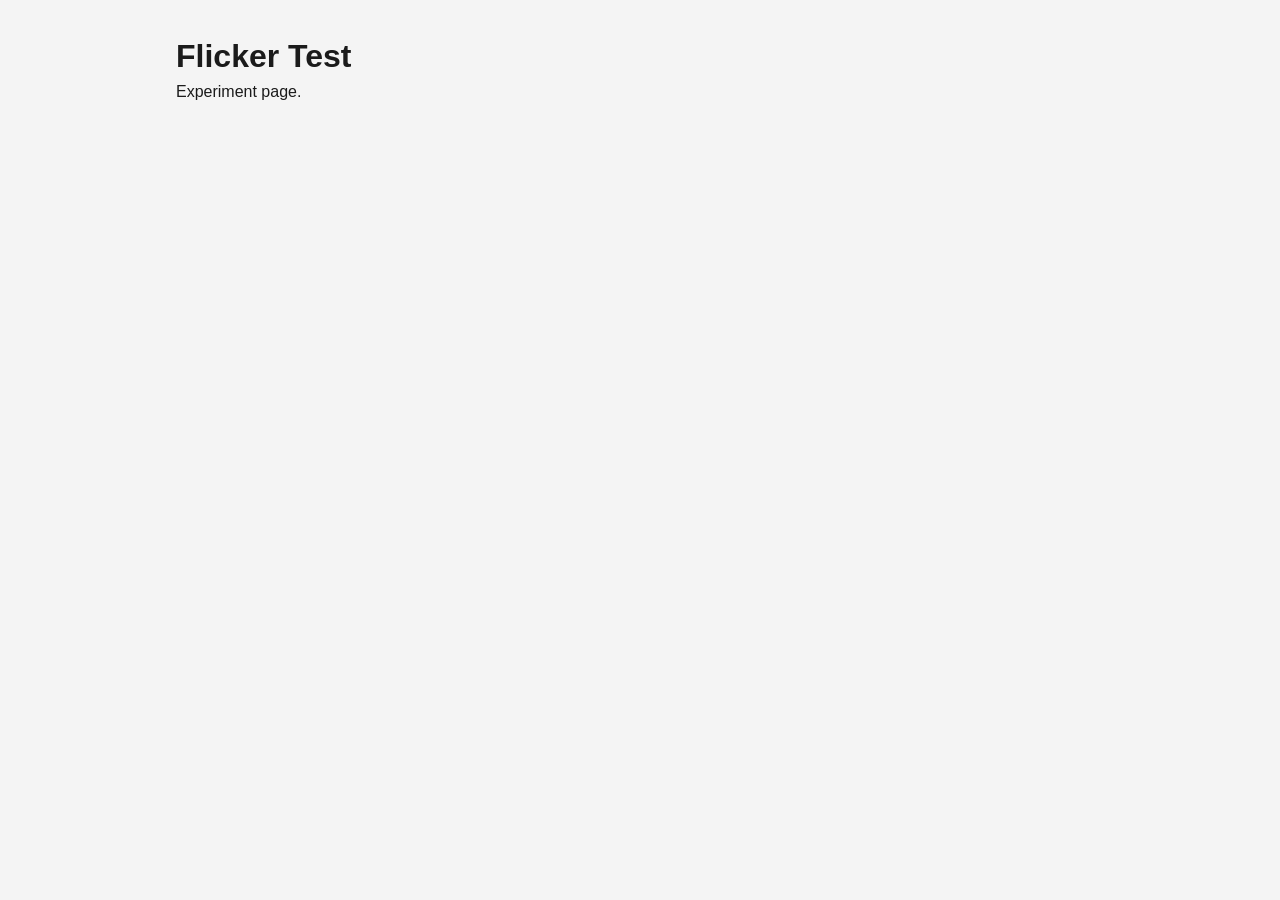
<file: noustelos-sandbox/experiments/flicker-test.html>
<!doctype html>
<html lang="el">
<head>
  <meta charset="UTF-8" />
  <meta name="viewport" content="width=device-width, initial-scale=1.0" />
  <title>Flicker Test</title>
  <link rel="stylesheet" href="../style.css" />
</head>
<body>
  <main class="sandbox-container">
    <h1>Flicker Test</h1>
    <p>Experiment page.</p>
  </main>

  <script src="../script.js"></script>
</body>
</html>
</file>
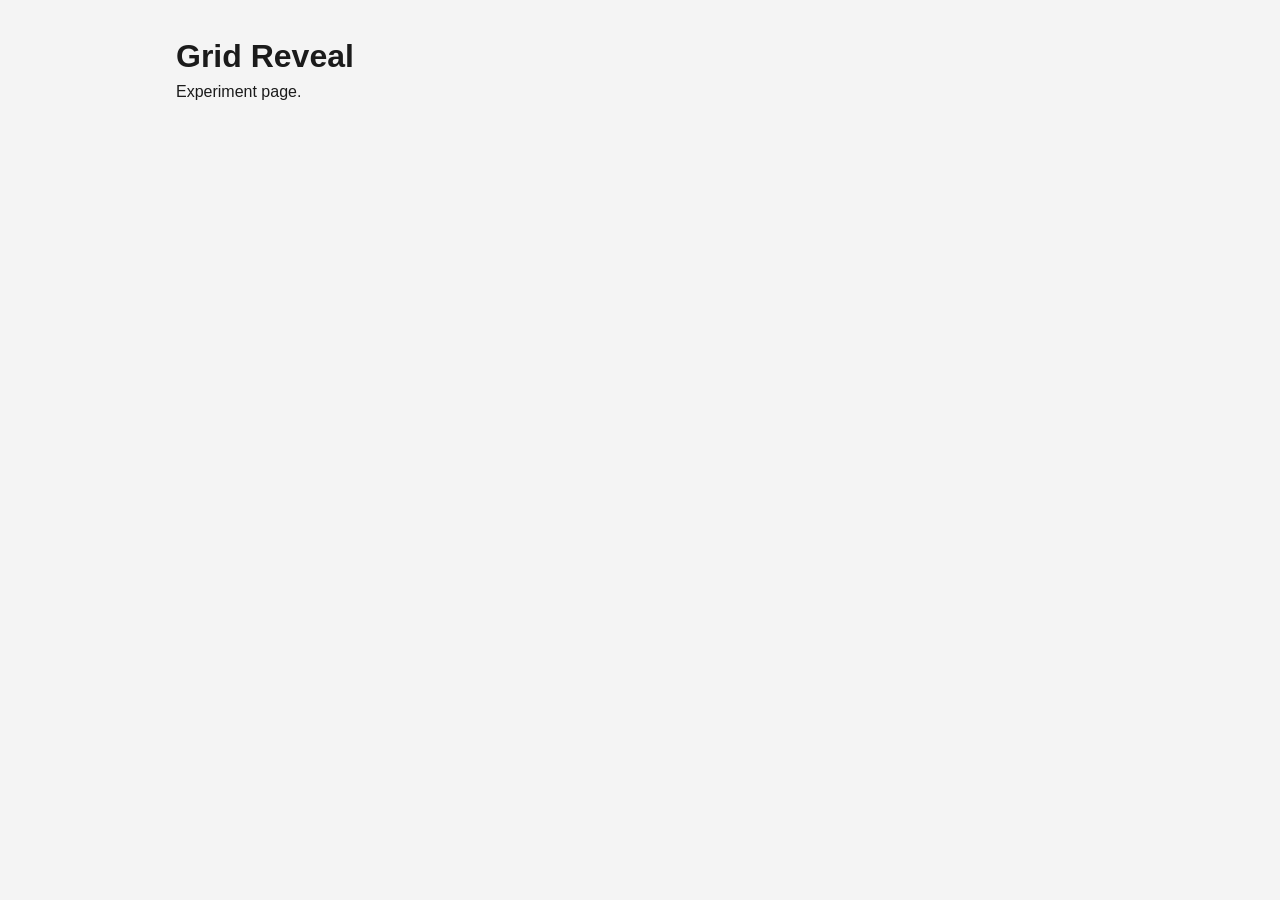
<file: noustelos-sandbox/experiments/grid-reveal.html>
<!doctype html>
<html lang="el">
<head>
  <meta charset="UTF-8" />
  <meta name="viewport" content="width=device-width, initial-scale=1.0" />
  <title>Grid Reveal Test</title>
  <link rel="stylesheet" href="../style.css" />
</head>
<body>
  <main class="sandbox-container">
    <h1>Grid Reveal</h1>
    <p>Experiment page.</p>
  </main>

  <script src="../script.js"></script>
</body>
</html>
</file>
<file: experiments/Blueprint-FixedBackgroundScrollingLayout/css/component.css>
/* Set all parents to full height */
html, body, 
.container,
.cbp-fbscroller,
.cbp-fbscroller section { 
	height: 100%; 
}

/* The nav is fixed on the right side  and we center it by translating it 50% 
(we don't know it's height so we can't use the negative margin trick) */
.cbp-fbscroller > nav {
	position: fixed;
	z-index: 9999;
	right: 100px;
	top: 50%;
	width: 26px;
	-webkit-transform: translateY(-50%);
	-moz-transform: translateY(-50%);
	-ms-transform: translateY(-50%);
	transform: translateY(-50%);
}

.cbp-fbscroller > nav a {
	display: block;
	position: relative;
	z-index: 9999;
	color: transparent;
	width: 26px;
	height: 26px;
	outline: none;
	margin: 25px 0;
	border-radius: 50%;
	border: 4px solid #fff;
}

.no-touch .cbp-fbscroller > nav a:hover {
	background: rgba(255,255,255,0.6);
}

.cbp-fbscroller > nav a.cbp-fbcurrent {
	background: #fff;
}

/* background-attachment does the trick */
.cbp-fbscroller section {
	position: relative;
	background-position: top center;
	background-repeat: no-repeat;
	background-size: cover;
}

.no-touch .cbp-fbscroller section {
	background-attachment: fixed;
}

#fbsection1 {
	background-image: url(../images/1.jpg);
}

#fbsection2 {
	background-image: url(../images/2.jpg);
}

#fbsection3 {
	background-image: url(../images/3.jpg);
}

#fbsection4 {
	background-image: url(../images/4.jpg);
}

#fbsection5 {
	background-image: url(../images/5.jpg);
}
</file>
<file: experiments/OnScrollEffectLayout/css/demo.css>
/* General Blueprint Style */
@import url(http://fonts.googleapis.com/css?family=Lato:300,400,700);
@font-face {
	font-family: 'bpicons';
	src:url('../fonts/bpicons/bpicons.eot');
	src:url('../fonts/bpicons/bpicons.eot?#iefix') format('embedded-opentype'),
		url('../fonts/bpicons/bpicons.woff') format('woff'),
		url('../fonts/bpicons/bpicons.ttf') format('truetype'),
		url('../fonts/bpicons/bpicons.svg#bpicons') format('svg');
	font-weight: normal;
	font-style: normal;
} /* Made with http://icomoon.io/ */

*, *:after, *:before { -webkit-box-sizing: border-box; -moz-box-sizing: border-box; box-sizing: border-box; }
body, html { font-size: 100%; padding: 0; margin: 0;}

/* Clearfix hack by Nicolas Gallagher: http://nicolasgallagher.com/micro-clearfix-hack/ */
.clearfix:before, .clearfix:after { content: " "; display: table; }
.clearfix:after { clear: both; }

body {
    font-family: 'Lato', Calibri, Arial, sans-serif;
    color: #fff;
    background: #47a3da;
}

a {
	color: #f0f0f0;
	text-decoration: none;
}

a:hover {
	color: #000;
}

.container > header {
	width: 90%;
	max-width: 69em;
	margin: 0 auto;
	padding: 2.875em 1.875em 1.875em;
}

.container > header h1 {
	font-size: 2.125em;
	line-height: 1.3;
	margin: 0 0 0.6em 0;
	float: left;
	font-weight: 400;
}

.container > header > span {
	display: block;
	position: relative;
	z-index: 9999;
	font-weight: 700;
	text-transform: uppercase;
	letter-spacing: 0.5em;
	padding: 0 0 0.6em 0.1em;
}

.container > header > span span:after {
	width: 30px;
	height: 30px;
	left: -12px;
	font-size: 50%;
	top: -8px;
	font-size: 75%;
	position: relative;
}

.container > header > span span:hover:before {
	content: attr(data-content);
	text-transform: none;
	text-indent: 0;
	letter-spacing: 0;
	font-weight: 300;
	font-size: 110%;
	padding: 0.8em 1em;
	line-height: 1.2;
	text-align: left;
	left: auto;
	margin-left: 4px;
	position: absolute;
	color: #47a3da;
	background: #fff;
}

.container > header nav {
	float: right;
	text-align: center;
}

.container > header nav a {
	display: inline-block;
	position: relative;
	text-align: left;
	width: 2.5em;
	height: 2.5em;
	background: #47a3da;
	border-radius: 50%;
	margin: 0 0.1em;
	border: 4px solid #fff;
}

.container > header nav a > span {
	display: none;
}

.container > header nav a:hover:before {
	content: attr(data-info);
	color: #fff;
	position: absolute;
	width: 600%;
	top: 120%;
	text-align: right;
	right: 0;
	pointer-events: none;
}

.container > header nav a:hover {
	background: #fff;
}

.bp-icon:after {
	font-family: 'bpicons';
	speak: none;
	font-style: normal;
	font-weight: normal;
	font-variant: normal;
	text-transform: none;
	text-align: center;
	color: #fff;
	-webkit-font-smoothing: antialiased;
}

.container > header nav .bp-icon:after {
	position: absolute;
	top: 0;
	left: 0;
	width: 100%;
	height: 100%;
	line-height: 2;
	text-indent: 0;
}

.container > header nav a:hover:after {
	color: #47a3da;
}

.bp-icon-next:after {
	content: "\e000";
}
.bp-icon-drop:after {
	content: "\e001";
}
.bp-icon-archive:after {
	content: "\e002";
}
.bp-icon-about:after {
	content: "\e003";
}
.bp-icon-prev:after {
	content: "\e004";
}

@media screen and (max-width: 55em) {

	.container > header h1,
	.container > header nav {
		float: none;
	}

	.container > header > span,
	.container > header h1 {
		text-align: center;
	}

	.container > header nav {
		margin: 0 auto;
	}

	.container > header > span {
		text-indent: 30px;
	}
}
</file>
<file: experiments/OnScrollEffectLayout/css/component.css>
.cbp-so-scroller {
	margin-top: 3em;
	overflow: hidden;
}

.cbp-so-section {
	margin-bottom: 15em;
}

/* Clear floats of children */
.cbp-so-section:before,
.cbp-so-section:after {
	content: " ";
	display: table;
}

.cbp-so-section:after {
	clear: both;
}

/* Text styling */
.cbp-so-section h2 {
	font-size: 5em;
	font-weight: 300;
	line-height: 1;
}

.cbp-so-section p {
	font-size: 2em;
	font-weight: 300;
}

/* Sides */
.cbp-so-side {
	width: 50%;
	float: left;
	margin: 0;
	padding: 3em 4%;
	overflow: hidden;
	min-height: 12em;
	-webkit-transition: -webkit-transform 0.5s, opacity 0.5s;
	-moz-transition: -moz-transform 0.5s, opacity 0.5s;
	transition: transform 0.5s, opacity 0.5s;
}

/* Clear floats of children */
.cbp-so-side:before,
.cbp-so-side:after {
	content: " ";
	display: table;
}

.cbp-so-side:after {
	clear: both;
}

.cbp-so-side-right {
	text-align: left;
}

.cbp-so-side-left {
	text-align: right;
}

.cbp-so-side-right img {
	float: left;
}

.cbp-so-side-left img {
	float: right;
}

/* Initial state (hidden or anything else) */
.cbp-so-init .cbp-so-side {
	opacity: 0;
}

.cbp-so-init .cbp-so-side-left {
	-webkit-transform: translateX(-80px);
	-moz-transform: translateX(-80px);
	transform: translateX(-80px);
}

.cbp-so-init .cbp-so-side-right {
	-webkit-transform: translateX(80px);
	-moz-transform: translateX(80px);
	transform: translateX(80px);
}

/* Animated state */
/* add you final states (transition) or your effects (animations) for each side */
.cbp-so-section.cbp-so-animate .cbp-so-side-left,
.cbp-so-section.cbp-so-animate .cbp-so-side-right {
	-webkit-transform: translateX(0px);
	-moz-transform: translateX(0px);
	transform: translateX(0px);
	opacity: 1;
}

/* For example, add a delay for the right side:
.cbp-so-section.cbp-so-animate .cbp-so-side-right {
	-webkit-transition-delay: 0.2s;
	-moz-transition-delay: 0.2s;
	transition-delay: 0.2s;
}
*/

/* Example media queries */

@media screen and (max-width: 73.5em) {
	.cbp-so-scroller {
		font-size: 65%;
	}

	.cbp-so-section h2 {
		margin: 0;
	}

	.cbp-so-side img {
		max-width: 120%;
	}
}

@media screen and (max-width: 41.125em) {
	.cbp-so-side {
		float: none;
		width: 100%;
	}

	.cbp-so-side img {
		max-width: 100%;
	}
}
</file>
<file: experiments/Scroll-Transition/css/style.css>
@charset "UTF-8";
@import url('https://fonts.googleapis.com/css2?family=Playfair+Display:ital@0;1&family=Shippori+Mincho&display=swap');
/* reset */
html,
body,
div,
span,
applet,
object,
iframe,
h1,
h2,
h3,
h4,
h5,
h6,
p,
blockquote,
pre,
a,
abbr,
acronym,
address,
big,
cite,
code,
del,
dfn,
img,
ins,
kbd,
q,
s,
samp,
small,
strike,
sub,
sup,
tt,
var,
b,
u,
i,
center,
dl,
dt,
dd,
ol,
ul,
li,
fieldset,
form,
label,
legend,
table,
caption,
tbody,
tfoot,
thead,
tr,
th,
td,
article,
aside,
canvas,
details,
embed,
figure,
figcaption,
footer,
header,
hgroup,
menu,
nav,
output,
ruby,
section,
summary,
time,
mark,
audio,
video {
  margin: 0;
  padding: 0;
  border: 0;
  font: inherit;
  vertical-align: baseline;
}
/* HTML5 display-role reset for older browsers */
article,
aside,
details,
figcaption,
figure,
footer,
header,
hgroup,
menu,
nav,
section {
  display: block;
}
* {
  box-sizing: border-box;
}
html {
  font-size: 11px;
  color: #fff;
  --color-link: #ffffffb7;
  --color-link-hover: #fff;
  --page-padding: 3vw;
}
body {
  margin: 0;
  padding: 0;
  font-family: 'Playfair Display', 'Shippori Mincho', serif;
  background-color: #000;
  -webkit-font-smoothing: antialiased;
  -moz-osx-font-smoothing: grayscale;
}
.spacer {
  height: 100vh;
  font-size: 1.25rem;
  display: grid;
  text-align: center;
  place-items: center;
  align-content: space-between;
  padding: 40vh 0 0;
  font-family:
    system-ui,
    -apple-system,
    BlinkMacSystemFont,
    'Segoe UI',
    Roboto,
    Oxygen,
    Ubuntu,
    Cantarell,
    'Open Sans',
    'Helvetica Neue',
    sans-serif;
  -webkit-font-smoothing: antialiased;
  -moz-osx-font-smoothing: grayscale;
}
.spacer h1 {
  font-size: 3rem;
  letter-spacing: -0.025em;
  line-height: 0.85;
  font-weight: 300;
}
.spacer h1 span {
  opacity: 0.6;
  line-height: 1.2;
}
.info {
  max-width: 20ch;
  opacity: 0.6;
  margin-bottom: 4rem;
  padding-bottom: 1rem;
  position: relative;
}
.info::after {
  content: '';
  width: 1px;
  height: 2rem;
  background: #fff;
  position: absolute;
  top: 100%;
  left: 50%;
}
/*-------------------------------------------
= stage
-------------------------------------------*/
.stage {
  height: 500vh;
  position: relative;
}
.layers {
  position: sticky;
  top: 0;
  width: 100vw;
  height: 100vh;
  overflow: hidden;
}
.layer {
  position: absolute;
  inset: 0;
  width: 100%;
  height: 100%;
}
.layer image {
  width: 100%;
  height: 100%;
  object-fit: cover;
  filter: brightness(0.8);
}
.texts {
  padding: 3vw;
}
.txt {
  position: absolute;
  width: 100%;
  color: #fff;
  text-transform: uppercase;
  clip-path: inset(100% 0 0 0);
  transform: translateY(40px);
}
.txt h1 {
  margin-top: 10vh;
  font-size: clamp(4.8rem, 6.8vw, 13.6rem);
  letter-spacing: -0.025em;
  line-height: 0.85;
}
.txt h2 {
  margin-top: 6vw;
  font-size: clamp(1.4rem, 1.067vw, 1.8rem);
  letter-spacing: 0.24em;
}
.txt span {
  display: block;
  font-size: clamp(1.1rem, 0.8vw, 1.2rem);
  width: 20%;
  margin-top: 30px;
  line-height: 1.8;
  letter-spacing: normal;
}
.progress-bar {
  position: absolute;
  bottom: 0;
  width: 100%;
  padding: 4rem;
  display: flex;
  gap: 1rem;
  z-index: 20;
}
.segment {
  flex: 1;
  height: 2px;
  background: rgba(255, 255, 255, 0.2);
  overflow: hidden;
  position: relative;
}
.fill {
  position: absolute;
  top: 0;
  left: 0;
  width: 0%;
  height: 100%;
  background: #fff;
}
@media screen and (max-width: 1024px) {
  .txt span {
    width: 35%;
  }
}
@media screen and (max-width: 599px) {
  .txt span {
    width: 50%;
  }
}

/*-------------------------------------------
= links and frame
-------------------------------------------*/
a {
  text-decoration: none;
  color: var(--color-link);
  outline: none;
  cursor: pointer;

  &:hover,
  &.current {
    text-decoration: underline;
    color: var(--color-link-hover);
  }

  &:focus {
    outline: none;
    background: lightgrey;

    &:not(:focus-visible) {
      background: transparent;
    }

    &:focus-visible {
      outline: 2px solid red;
      background: transparent;
    }
  }
}

.frame {
  height: auto;
  position: fixed;
  top: 0;
  left: 0;
  width: 100%;
  font-family:
    system-ui,
    -apple-system,
    BlinkMacSystemFont,
    'Segoe UI',
    Roboto,
    Oxygen,
    Ubuntu,
    Cantarell,
    'Open Sans',
    'Helvetica Neue',
    sans-serif;
  font-size: 1.25rem;
  padding: var(--page-padding);
  display: grid;
  z-index: 1000;
  grid-row-gap: 1rem;
  grid-column-gap: 2rem;
  pointer-events: none;
  justify-items: start;
  grid-template-columns: auto auto auto 1fr;
  grid-template-areas:
    'back archive github ...'
    'demos demos demos demos'
    'sponsor sponsor sponsor sponsor';

  #cdawrap {
    justify-self: start;
    grid-area: sponsor;
  }

  a,
  button {
    pointer-events: auto;
  }

  .frame__title {
    grid-area: title;
    font-size: inherit;
    margin: 0;
  }

  .frame__back {
    grid-area: back;
    justify-self: start;
  }

  .frame__archive {
    grid-area: archive;
    justify-self: start;
  }

  .frame__github {
    grid-area: github;
  }

  .frame__demos {
    grid-area: demos;
    display: none;
    flex-wrap: wrap;
    gap: 2rem;
  }

  @media screen and (min-width: 53em) {
    height: 100%;
    grid-template-columns: auto auto auto auto 1fr;
    grid-template-rows: auto auto;
    align-content: space-between;
    grid-template-areas:
      'back github archive demos demos'
      '... ... ... ... sponsor';

    .frame__demos {
      justify-self: end;
      display: flex;
    }
    #cdawrap {
      justify-self: end;
      text-align: right;
      max-width: 300px;
    }
  }
}
</file>
<file: experiments/StackMotionHoverEffects/css/demo.css>
*,
*::after,
*::before {
	-webkit-box-sizing: border-box;
	box-sizing: border-box;
}

body {
	font-family: 'Overpass Mono', monospace;
	color: #edecf2;
	background: #37373e;
	-webkit-font-smoothing: antialiased;
	-moz-osx-font-smoothing: grayscale;
}

a {
	text-decoration: none;
	color: #ff3d53;
	outline: none;
	transition: color 0.2s;
}

a:hover,
a:focus {
	color: #fff;
}

.hidden {
	position: absolute;
	overflow: hidden;
	width: 0;
	height: 0;
	pointer-events: none;
}

/* Icons */
.icon {
	display: block;
	width: 1.5em;
	height: 1.5em;
	margin: 0 auto;
	fill: currentColor;
}

.message-mobile {
	font-size: 0.85em;
	display: none;
	width: 100%;
	padding: 0.5em;
	text-align: center;
	background: #ff3d53;
}

/* Header */
.codrops-header {
	display: flex;
	flex-direction: row;
	flex-wrap: wrap;
	align-items: center;
	width: 100%;
	padding: 1.5em 1.5em 4em;
	text-align: left;
}

.codrops-header__title {
	font-size: 1.15em;
	margin: 0;
	padding: 0 0.5em;
}

.codrops-header__tagline {
	font-size: 0.85em;
	width: 100%;
	margin: 0;
	color: #b0adad;
}

.codrops-header__tagline::before {
	content: '> ';
}

.github {
	font-size: 0.85em;
	font-weight: bold;
	margin: 0 0 0 auto;
}

/* Top Navigation Style */
.codrops-links {
	position: relative;
	display: flex;
	justify-content: center;
	text-align: center;
	white-space: nowrap;
}

.codrops-links::after {
	content: '';
	position: absolute;
	top: 20%;
	left: 50%;
	width: 1px;
	height: 60%;
	background: #b0adad;
	transform: rotate3d(0, 0, 1, 22.5deg);
}

.codrops-icon {
	display: inline-block;
	margin: 0.25em 0 0.25em 0.25em;
	padding: 0.35em 0 0.35em 0.35em;
}

.codrops-icon:first-child {
	margin: 0.25em 0.25em 0.25em 0;
	padding: 0.35em 0.35em 0.35em 0;
}

/* Content */
.content {
	position: relative;
	display: flex;
	flex-wrap: wrap;
	align-items: center;
	padding: 0 0 1em;
}

.content:not(:first-child) {
	padding: 4em 0;
}

.content.content--padded {
	padding: 4em 0 8em;
}

.content__title {
	font-size: 0.85em;
	position: absolute;
	top: 18%;
	left: 2em;
	width: 5em;
	margin: 0.75em 0;
	color: #b0adad;
}

/* Grid */
.grid {
	position: relative;
	display: flex;
	flex-wrap: wrap;
	justify-content: center;
	align-items: center;
	width: 100%;
	padding: 0 7em;
	perspective: 800px;
	perspective-origin: 50% 100%;
}

.grid__item {
	position: relative;
	display: block;
	flex: none;
	width: 250px;
	margin: 1.5em 2vw;
	cursor: default;
	transform-style: preserve-3d;
}

.grid__item:hover,
.grid__item:focus {
	outline: none;
}

.grid__item--c1,
.grid__item--c1:hover,
.grid__item--c1:focus {
	color: #52649e;
}

.grid__item--c2,
.grid__item--c2:hover,
.grid__item--c2:focus {
	color: #ee7074;
}

.grid__item--c3,
.grid__item--c3:hover,
.grid__item--c3:focus {
	color: #f7f295;
}

.stack {
	position: relative;
	width: 100%;
	height: 200px;
	transform-style: preserve-3d;
}

.stack__deco {
	position: absolute;
	top: 0;
	left: 0;
	width: 100%;
	height: 100%;
	background-color: currentColor;
	transform-origin: 50% 100%;
}

.stack__deco:first-child {
	opacity: 0.2;
}

.stack__deco:nth-child(2) {
	opacity: 0.4;
}

.stack__deco:nth-child(3) {
	opacity: 0.6;
}

.stack__deco:nth-child(4) {
	opacity: 0.8;
}

.stack__figure {
	position: relative;
	display: flex;
	justify-content: center;
	align-items: center;
	overflow: hidden;
	width: 100%;
	height: 100%;
	cursor: pointer;
	transform-origin: 50% 100%;
}

.stack__img {
	position: relative;
	display: block;
	flex: none;
}

.grid__item-caption {
	position: relative;
	display: flex;
	flex-wrap: wrap;
	width: 100%;
	transform-style: preserve-3d;
}

.grid__item-title {
	font-size: 1.15em;
	width: 100%;
	margin: 1em 0;
	text-align: left;
	color: #fff;
}

.column {
	width: 50%;
	padding: 0 0.5em;
	opacity: 0;
}

.column--left {
	text-align: right;
}

.column--right {
	text-align: left;
}

.column__text {
	font-size: 0.85em;
	display: block;
	color: #fff;
}

.column--left .column__text {
	font-weight: bold;
}

.column--right .column__text {
	color: #b0adad;
}

/* Individual effects */

/* Vega */
.grid--effect-vega .column {
	opacity: 1;
}

/* Castor */
.grid--effect-castor .stack__figure,
.grid--effect-castor .stack__deco {
	transform-origin: 50% 50%;
}

.grid--effect-castor .column {
	opacity: 1;
}

/* Hamal */
.grid--effect-hamal {
	perspective: none;
}

.grid--effect-hamal .column {
	opacity: 1;
}

/* polaris */
.grid--effect-polaris {
	perspective-origin: 100% -100%;
}

.grid--effect-polaris .column {
	opacity: 1;
}

/* Alphard */
.grid--effect-alphard {
	perspective: none;
}

.grid--effect-alphard .column {
	opacity: 1;
}

.grid--effect-alphard .stack__figure,
.grid--effect-alphard .stack__deco {
	transform-origin: 50% 150%;
}

/* Altair */
.grid--effect-altair {
	perspective-origin: 50% -50%;
}

.grid--effect-altair .column {
	opacity: 1;
}

.grid--effect-altair .stack__figure,
.grid--effect-altair .stack__deco {
	transform-origin: 50% 100%;
}

/* rigel */
.grid--effect-rigel {
	perspective-origin: 50% 100%;
}

.grid--effect-rigel .column {
	opacity: 1;
}

/* Canopus */
.grid--effect-canopus {
	perspective-origin: 50% 0%;
}

.grid--effect-canopus .column {
	opacity: 1;
}

.grid--effect-canopus .stack__figure,
.grid--effect-canopus .stack__deco {
	transform-origin: 50% 100%;
}

/* pollux */
.grid--effect-pollux {
	perspective: 1000px;
	perspective-origin: 50% -70%;
}

.grid--effect-pollux .column {
	opacity: 1;
}

.grid--effect-pollux .stack__figure,
.grid--effect-pollux .stack__deco {
	transform-origin: 50% 50%;
}

.grid--effect-pollux .grid__item-caption > .grid__item-title {
	transform-origin: 50% -200%;
}

/* deneb */
.grid--effect-deneb {
	perspective: none;
}

.grid--effect-deneb .stack__figure,
.grid--effect-deneb .stack__deco {
	transform-origin: 50% 50%;
}

.grid--effect-deneb .grid__item-caption > .column {
	transform-origin: 50% -200%;
}

/* Related demos */
.content.content--related {
	font-weight: bold;
	justify-content: center;
	min-height: 0;
	padding-bottom: 10em;
	text-align: center;
	background: #5d5d66;
}

.content--related a {
	color: #b0adad;
}

.content--related a:hover,
.content--related a:focus {
	color: #fff;
}

.content--related p:first-child {
	padding: 6em 0 2em;
}

.content--related p {
	width: 100%;
	color: #37373e;
}

.media-item {
	font-size: 0.85em;
	display: inline-block;
	padding: 1em 2vw;
	vertical-align: top;
	transition: color 0.3s;
}

.media-item__img {
	max-width: 100%;
	opacity: 0.6;
	transition: opacity 0.3s;
}

.media-item:hover .media-item__img,
.media-item:focus .media-item__img {
	opacity: 1;
}

.media-item__title {
	font-size: 1em;
	margin: 0;
	padding: 0.5em;
}

@media screen and (max-width: 42em) {
	.codrops-header {
		display: block;
		text-align: center;
	}
	.github {
		width: 100%;
		margin: 0;
		padding: 0.5em 0;
	}
	.message-mobile {
		display: block;
	}
}
</file>
<file: noustelos-sandbox/style.css>
/* Global styles */

* {
  box-sizing: border-box;
  margin: 0;
  padding: 0;
}

html,
body {
  width: 100%;
  min-height: 100%;
}

body {
  font-family: -apple-system, BlinkMacSystemFont, "Segoe UI", sans-serif;
  line-height: 1.5;
  background: #f4f4f4;
  color: #1b1b1b;
}

.sandbox-container {
  max-width: 960px;
  margin: 0 auto;
  padding: 2rem 1rem;
}
</file>
<file: experiments/Blueprint-FixedBackgroundScrollingLayout/css/default.css>
/* General Blueprint Style */
@import url(http://fonts.googleapis.com/css?family=Lato:300,400,700);
@font-face {
	font-family: 'fontawesome';
	src:url('../fonts/fontawesome.eot');
	src:url('../fonts/fontawesome.eot?#iefix') format('embedded-opentype'),
		url('../fonts/fontawesome.svg#fontawesome') format('svg'),
		url('../fonts/fontawesome.woff') format('woff'),
		url('../fonts/fontawesome.ttf') format('truetype');
	font-weight: normal;
	font-style: normal;
}

*, *:after, *:before { -webkit-box-sizing: border-box; -moz-box-sizing: border-box; box-sizing: border-box; }
body, html { font-size: 100%; padding: 0; margin: 0;}

/* Clearfix hack by Nicolas Gallagher: http://nicolasgallagher.com/micro-clearfix-hack/ */
.clearfix:before, .clearfix:after { content: " "; display: table; }
.clearfix:after { clear: both; }

body {
    font-family: 'Lato', Calibri, Arial, sans-serif;
    color: #fff;
}

a {
	color: #f0f0f0;
	text-decoration: none;
}

a:hover {
	color: #000;
}

.container > header {
	padding: 2.875em 1.875em 1.875em;
	position: fixed;
	z-index: 1000;
	width: 60%;
	left: 20%;
}

.container > header h1 {
	font-size: 2.125em;
	line-height: 1.3;
	margin: 0;
	float: left;
	font-weight: 400;
}

.container > header span {
	display: block;
	font-weight: 700;
	text-transform: uppercase;
	letter-spacing: 0.5em;
	padding: 0 0 0.6em 0.1em;
}

.container > header nav {
	float: right;
}

.container > header nav a {
	display: block;
	float: left;
	position: relative;
	width: 2.5em;
	height: 2.5em;
	background: #fff;
	border-radius: 50%;
	color: transparent;
	margin: 0 0.1em;
	border: 4px solid #fff;
	text-indent: -8000px;
}

.container > header nav a:after {
	content: attr(data-info);
	color: #fff;
	position: absolute;
	width: 600%;
	top: 120%;
	text-align: right;
	right: 0;
	opacity: 0;
	pointer-events: none;
}

.container > header nav a:hover:after {
	opacity: 1;
}

.container > header nav a:hover {
	background: #47a3da;
}

.icon-drop:before, 
.icon-arrow-left:before {
	font-family: 'fontawesome';
	position: absolute;
	top: 0;
	width: 100%;
	height: 100%;
	speak: none;
	font-style: normal;
	font-weight: normal;
	line-height: 2;
	text-align: center;
	color: #47a3da;
	-webkit-font-smoothing: antialiased;
	text-indent: 8000px;
	padding-left: 8px;
}

.container > header nav a:hover:before {
	color: #fff;
}

.icon-drop:before {
	content: "\e000";
}

.icon-arrow-left:before {
	content: "\f060";
}
</file>
